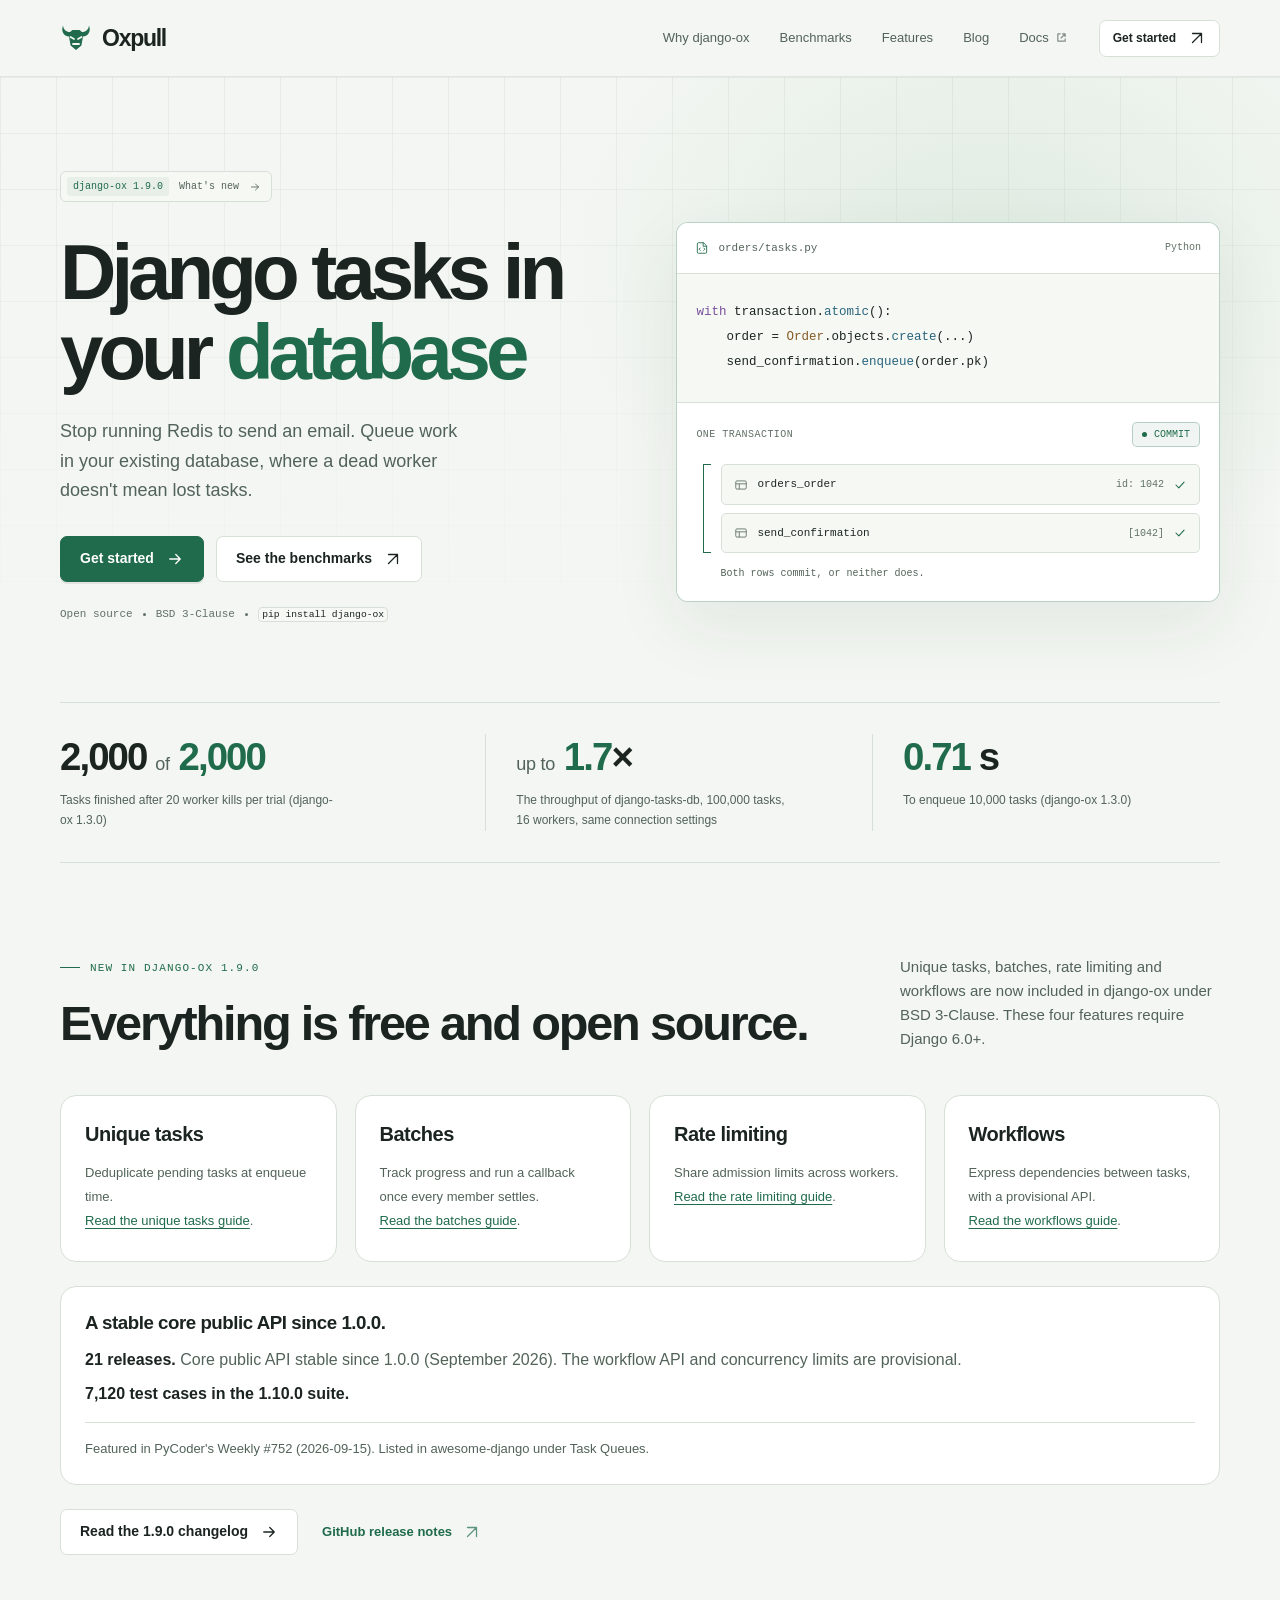
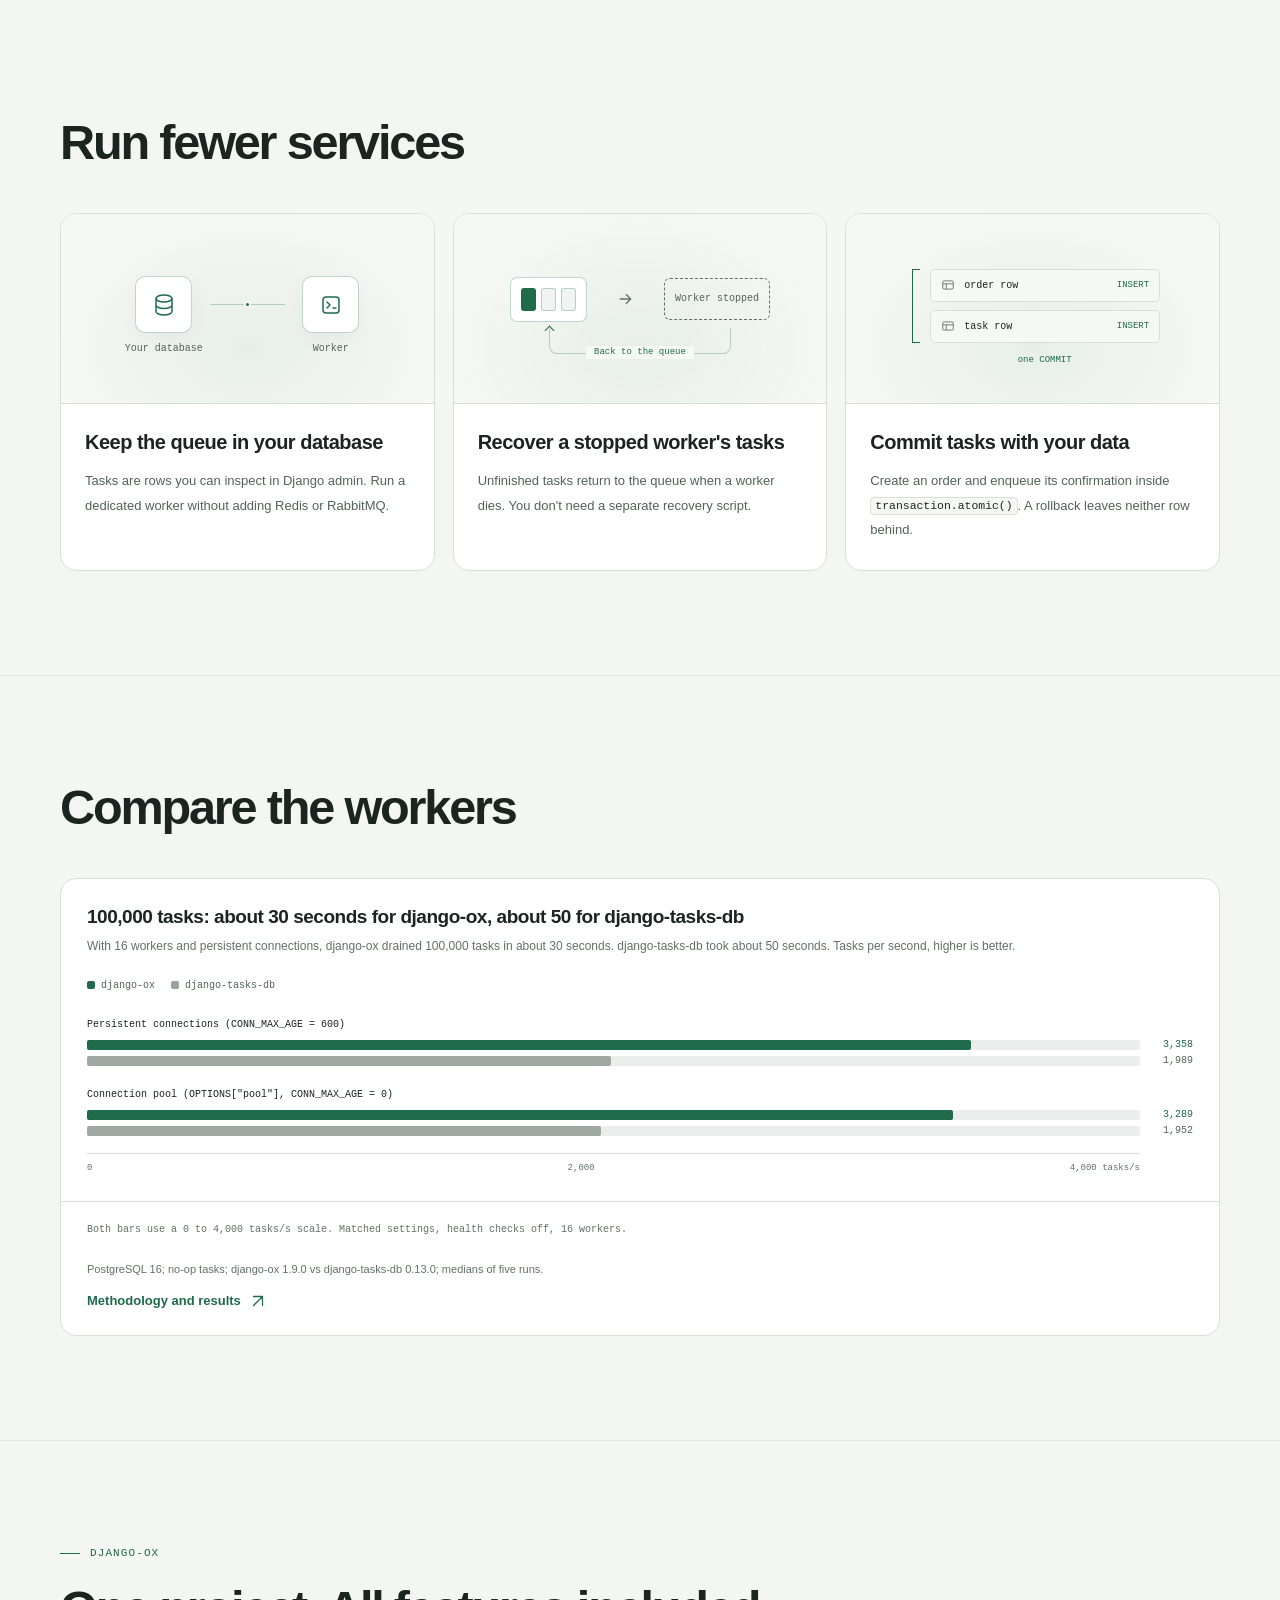
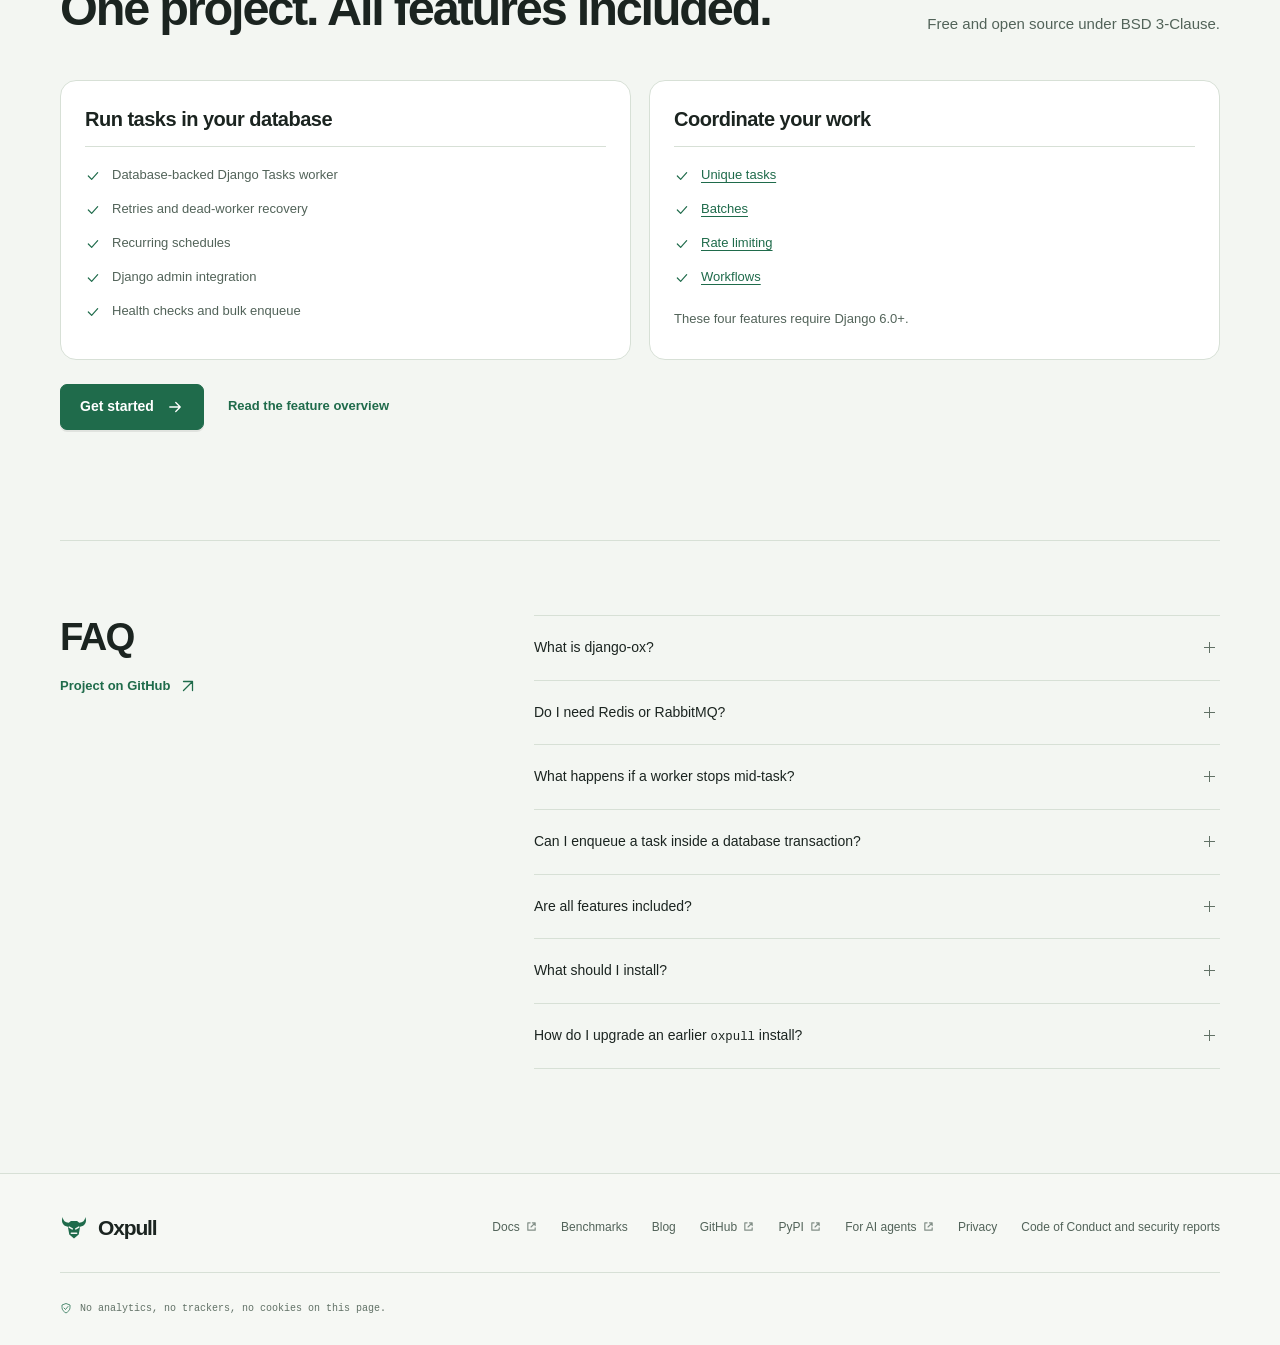
<file: index.html>
<!DOCTYPE html>
<html lang="en">
<head>
  <meta charset="utf-8">
  <meta name="viewport" content="width=device-width, initial-scale=1">
  <meta name="color-scheme" content="dark light">
  <meta name="theme-color" content="#0d1410" media="(prefers-color-scheme: dark)">
  <meta name="theme-color" content="#f3f6f2" media="(prefers-color-scheme: light)">
  <meta name="description" content="Stop running Redis to send an email. django-ox puts Django tasks in your existing database and recovers work when a worker dies, so you don't have to.">
  <meta property="og:type" content="website">
  <meta property="og:site_name" content="Oxpull">
  <meta property="og:url" content="https://oxpull.com/">
  <meta property="og:title" content="Stop running Redis to send an email">
  <meta property="og:description" content="Queue Django tasks in your existing database. When a worker dies, django-ox recovers its tasks so you don't have to.">
  <meta property="og:image" content="https://oxpull.com/assets/social-card.png">
  <meta property="og:image:alt" content="django-ox, a worker for Django tasks that keeps the queue in your database">
  <meta name="twitter:card" content="summary_large_image">
  <meta name="twitter:title" content="Stop running Redis to send an email">
  <meta name="twitter:description" content="Queue Django tasks in your existing database. When a worker dies, django-ox recovers its tasks so you don't have to.">
  <meta name="twitter:image" content="https://oxpull.com/assets/social-card.png">
  <title>Oxpull · Django tasks in your database</title>
  <link rel="canonical" href="https://oxpull.com/">
  <script type="application/ld+json">{
  "@context": "https://schema.org",
  "@type": "SoftwareApplication",
  "name": "django-ox",
  "applicationCategory": "DeveloperApplication",
  "operatingSystem": "Any",
  "softwareVersion": "1.10.0",
  "description": "A database-backed worker for Django's Tasks framework. The queue lives in your existing PostgreSQL, MySQL or SQLite database.",
  "url": "https://oxpull.com/",
  "downloadUrl": "https://pypi.org/project/django-ox/",
  "license": "https://opensource.org/license/bsd-3-clause",
  "offers": {
    "@type": "Offer",
    "price": "0",
    "priceCurrency": "USD"
  },
  "publisher": {
    "@type": "Organization",
    "name": "Oxpull",
    "url": "https://oxpull.com/"
  }
}</script>

  <style>
    /* ===== Tokens and foundation ===== */
    :root {
      color-scheme: dark;
      --bg: #0d1410;
      --panel: #16201b;
      --panel-raised: #1b2820;
      --panel-deep: #101813;
      --ink: #eef4ee;
      --muted: #a4b4a8;
      --subtle: #8ca093;
      --accent: #6fc59a;
      --accent-hover: #8fd8b3;
      --accent-ink: #0c2417;
      --accent-soft: rgba(111, 197, 154, .09);
      --accent-line: rgba(111, 197, 154, .3);
      --warm: #e5bc85;
      --code-purple: #c4ace0;
      --code-blue: #a0c5d6;
      --line: #2a382e;
      --line-soft: rgba(168, 196, 176, .1);
      --grid: rgba(168, 196, 176, .055);
      --glow: rgba(74, 144, 98, .13);
      --nav-bg: rgba(13, 20, 16, .91);
      --shadow: 0 24px 80px rgba(0, 0, 0, .22);
      --font: -apple-system, BlinkMacSystemFont, "Segoe UI", Helvetica, Arial, sans-serif;
      --mono: "SFMono-Regular", Consolas, "Liberation Mono", Menlo, monospace;
      --radius: 16px;
      --max-width: 1160px;
    }

    @media (prefers-color-scheme: light) {
      :root {
        color-scheme: light;
        --bg: #f3f6f2;
        --panel: #ffffff;
        --panel-raised: #edf3ed;
        --panel-deep: #f6f8f4;
        --ink: #1b2420;
        --muted: #526359;
        --subtle: #617166;
        --accent: #1f6b4b;
        --accent-hover: #155339;
        --accent-ink: #ffffff;
        --accent-soft: rgba(31, 107, 75, .065);
        --accent-line: rgba(31, 107, 75, .28);
        --warm: #865a24;
        --code-purple: #78509c;
        --code-blue: #29647d;
        --line: #d7e0d6;
        --line-soft: rgba(35, 72, 47, .09);
        --grid: rgba(35, 72, 47, .06);
        --glow: rgba(90, 161, 111, .13);
        --nav-bg: rgba(243, 246, 242, .92);
        --shadow: 0 24px 70px rgba(35, 61, 41, .075);
      }
    }

    *, *::before, *::after { box-sizing: border-box; }
    html { scroll-behavior: smooth; scroll-padding-top: 100px; }
    body {
      margin: 0;
      background: var(--bg);
      color: var(--ink);
      font-family: var(--font);
      font-size: 16px;
      line-height: 1.6;
      -webkit-font-smoothing: antialiased;
    }
    ::selection { color: var(--accent-ink); background: var(--accent); }
    a { color: inherit; text-decoration: none; }
    button, input, textarea { font: inherit; }
    button, a, input, textarea, summary { -webkit-tap-highlight-color: transparent; }
    button { cursor: pointer; }
    a, button, summary {
      transition: color .18s ease, background .18s ease, border-color .18s ease, transform .18s ease;
    }
    :focus-visible {
      outline: 3px solid var(--accent);
      outline-offset: 5px;
    }
    h1, h2, h3, p { margin: 0; }
    h1, h2, h3 { text-wrap: balance; }
    h2 {
      font-size: clamp(2rem, 3.8vw, 3.25rem);
      line-height: 1.12;
      font-weight: 620;
      letter-spacing: -.045em;
    }
    h3 { font-weight: 600; letter-spacing: -.025em; line-height: 1.3; }
    img, svg { display: block; }
    code, pre { font-family: var(--mono); }
    code { font-size: .88em; }
    p code {
      padding: .1em .35em;
      border: 1px solid var(--line);
      border-radius: 4px;
      background: var(--panel-deep);
      color: var(--ink);
      overflow-wrap: anywhere;
    }
    .container { width: min(var(--max-width), calc(100% - 64px)); margin-inline: auto; }
    .icon { width: 18px; height: 18px; flex: 0 0 auto; }
    .sr-only {
      position: absolute;
      width: 1px;
      height: 1px;
      padding: 0;
      margin: -1px;
      overflow: hidden;
      clip: rect(0, 0, 0, 0);
      white-space: nowrap;
      border: 0;
    }
    .svg-library { position: absolute; width: 0; height: 0; overflow: hidden; }
    .skip-link {
      position: fixed;
      top: 12px;
      left: 16px;
      z-index: 100;
      padding: 10px 16px;
      color: var(--accent-ink);
      background: var(--accent);
      border-radius: 6px;
      transform: translateY(-160%);
    }
    .skip-link:focus { transform: translateY(0); }
    .eyebrow {
      display: flex;
      align-items: center;
      gap: 10px;
      margin-bottom: 20px;
      color: var(--accent);
      font: 11px/1.5 var(--mono);
      letter-spacing: .1em;
      text-transform: uppercase;
    }
    .eyebrow::before { content: ""; width: 20px; height: 1px; background: currentColor; }
    .section { padding-block: 104px; }
    .section-heading {
      display: flex;
      align-items: flex-end;
      justify-content: space-between;
      gap: 40px;
      margin-bottom: 44px;
    }
    .section-heading > p { max-width: 320px; color: var(--muted); font-size: 15px; }
    .button {
      display: inline-flex;
      align-items: center;
      justify-content: center;
      gap: 12px;
      min-height: 46px;
      padding: 11px 19px;
      border: 1px solid var(--line);
      border-radius: 7px;
      font-size: 14px;
      font-weight: 600;
      line-height: 1.4;
      white-space: nowrap;
    }
    .button-primary {
      color: var(--accent-ink);
      background: var(--accent);
      border-color: var(--accent);
      box-shadow: 0 2px 0 rgba(0, 0, 0, .08);
    }
    .button-primary:hover {
      background: var(--accent-hover);
      border-color: var(--accent-hover);
      transform: translateY(-1px);
    }
    .button-secondary { color: var(--ink); background: var(--panel); }
    .button-secondary:hover { background: var(--panel-raised); border-color: var(--subtle); }
    .text-link {
      display: inline-flex;
      align-items: center;
      gap: 8px;
      color: var(--accent);
      font-size: 13px;
      font-weight: 550;
    }
    .text-link:hover { text-decoration: underline; text-underline-offset: 4px; }
    .pill {
      display: inline-flex;
      align-items: center;
      gap: 7px;
      padding: 4px 9px;
      border: 1px solid var(--accent-line);
      border-radius: 5px;
      color: var(--accent);
      background: var(--accent-soft);
      font: 10px/1.5 var(--mono);
      white-space: nowrap;
    }
    .dot { width: 5px; height: 5px; flex: 0 0 auto; border-radius: 50%; background: currentColor; }

    /* ===== Sticky navigation ===== */
    .site-header {
      position: sticky;
      top: 0;
      z-index: 30;
      border-bottom: 1px solid var(--line-soft);
      background: var(--nav-bg);
      backdrop-filter: blur(18px);
      -webkit-backdrop-filter: blur(18px);
    }
    .nav { min-height: 76px; display: flex; align-items: center; justify-content: space-between; gap: 32px; }
    .wordmark { display: inline-flex; align-items: center; gap: 10px; font-size: 23px; font-weight: 720; letter-spacing: -.055em; }
    .brand-icon { width: 32px; height: 32px; color: var(--accent); }
    .nav-links { display: flex; align-items: center; gap: 30px; margin-left: auto; }
    .nav-links > a { color: var(--muted); font-size: 13px; padding-block: 12px; }
    .nav-links > a:hover { color: var(--ink); }
    .nav-cta { min-height: 37px; padding: 8px 13px; font-size: 12px; }

    /* ===== Hero and code illustration ===== */
    .hero { position: relative; padding: 94px 0 78px; isolation: isolate; overflow: hidden; }
    .hero::before {
      content: "";
      position: absolute;
      inset: 0;
      z-index: -2;
      background-image: linear-gradient(var(--grid) 1px, transparent 1px), linear-gradient(90deg, var(--grid) 1px, transparent 1px);
      background-size: 56px 56px;
      mask-image: linear-gradient(to bottom, #000, transparent 90%);
      -webkit-mask-image: linear-gradient(to bottom, #000, transparent 90%);
    }
    .hero::after {
      content: "";
      position: absolute;
      z-index: -1;
      width: 900px;
      height: 700px;
      right: -160px;
      top: -160px;
      background: radial-gradient(ellipse, var(--glow), transparent 66%);
      pointer-events: none;
    }
    .hero-grid { display: grid; grid-template-columns: 1.02fr 1fr; gap: 48px; align-items: center; }
    .release {
      display: inline-flex;
      align-items: center;
      gap: 10px;
      padding: 5px 10px 5px 6px;
      margin-bottom: 30px;
      border: 1px solid var(--line);
      border-radius: 6px;
      background: var(--panel-deep);
      color: var(--muted);
      font: 10px/1.5 var(--mono);
    }
    .release-version { color: var(--accent); background: var(--accent-soft); padding: 2px 6px; border-radius: 3px; }
    .release .icon { width: 12px; height: 12px; }
    h1 { max-width: 580px; font-size: clamp(3.5rem, 6.1vw, 5.35rem); font-weight: 620; letter-spacing: -.064em; line-height: 1.025; }
    h1 span { color: var(--accent); }
    .hero-description { max-width: 415px; margin-top: 25px; color: var(--muted); font-size: 18px; line-height: 1.65; }
    .hero-actions { display: flex; flex-wrap: wrap; gap: 12px; margin-top: 30px; }
    .hero-footnote { display: flex; align-items: center; flex-wrap: wrap; gap: 10px; margin-top: 24px; color: var(--subtle); font: 11px/1.6 var(--mono); }
    .hero-footnote .separator { width: 3px; height: 3px; background: var(--subtle); border-radius: 50%; }
    .code-stage { min-width: 0; padding-top: 30px; }
    .code-card { overflow: hidden; border: 1px solid var(--accent-line); border-radius: 12px; background: var(--panel-deep); box-shadow: var(--shadow); }
    .code-toolbar { display: flex; align-items: center; justify-content: space-between; gap: 12px; min-height: 51px; padding: 0 18px; border-bottom: 1px solid var(--line); background: var(--panel); }
    .file-label { display: flex; align-items: center; gap: 9px; color: var(--muted); font: 11px/1.4 var(--mono); }
    .file-label .icon { width: 14px; height: 14px; color: var(--accent); }
    .file-type { color: var(--subtle); font: 10px/1.4 var(--mono); }
    .code-card pre { margin: 0; padding: 26px 19px 27px; overflow-x: auto; font-size: 12px; line-height: 2; tab-size: 4; }
    .code-card pre code { font-size: inherit; }
    .syntax-keyword { color: var(--code-purple); }
    .syntax-function { color: var(--code-blue); }
    .syntax-type { color: var(--warm); }
    .syntax-comment { color: var(--subtle); }
    .transaction-preview { padding: 19px; border-top: 1px solid var(--line); background: var(--panel); }
    .preview-heading { display: flex; justify-content: space-between; align-items: center; gap: 10px; margin-bottom: 17px; }
    .preview-label { color: var(--subtle); font: 10px/1.5 var(--mono); letter-spacing: .045em; text-transform: uppercase; }
    .db-rows { position: relative; display: grid; gap: 8px; margin-left: 7px; padding-left: 17px; border-left: 1px solid var(--accent); }
    .db-rows::before, .db-rows::after { content: ""; position: absolute; left: 0; width: 7px; height: 1px; background: var(--accent); }
    .db-rows::before { top: 0; }
    .db-rows::after { bottom: 0; }
    .db-row { display: flex; align-items: center; gap: 9px; padding: 11px 12px; border: 1px solid var(--line); border-radius: 5px; background: var(--panel-deep); font: 11px/1.5 var(--mono); }
    .db-row .icon { width: 14px; height: 14px; color: var(--subtle); }
    .db-row .row-data { margin-left: auto; color: var(--subtle); font-size: 10px; }
    .row-check { color: var(--accent); display: flex; }
    .db-row .row-check .icon { color: var(--accent); }
    .transaction-caption { margin: 13px 0 0 24px; color: var(--muted); font: 10px/1.6 var(--mono); }
    .code-caption { display: flex; align-items: center; justify-content: center; gap: 8px; margin-top: 17px; color: var(--subtle); font: 10px/1.5 var(--mono); }
    .code-caption .icon { width: 13px; height: 13px; color: var(--accent); }

    /* ===== Proof strip ===== */
    .proof { padding-bottom: 36px; }
    .proof-topline { display: flex; align-items: center; justify-content: space-between; gap: 20px; padding-bottom: 20px; }
    .proof-topline .eyebrow { margin: 0; color: var(--subtle); font-size: 10px; }
    .proof-grid { display: grid; grid-template-columns: 1.1fr 1fr .9fr; padding: 31px 0; border-block: 1px solid var(--line); }
    .metric { padding: 0 30px; }
    .metric:first-child { padding-left: 0; }
    .metric + .metric { border-left: 1px solid var(--line); }
    .metric-number { color: var(--ink); font-size: clamp(1.8rem, 3vw, 2.65rem); font-weight: 570; line-height: 1.2; letter-spacing: -.05em; font-variant-numeric: tabular-nums; white-space: nowrap; }
    .metric-number small { font-size: .47em; font-weight: 400; letter-spacing: -.015em; color: var(--muted); }
    .metric-number .highlight { color: var(--accent); }
    .metric-label { max-width: 280px; margin-top: 10px; color: var(--muted); font-size: 12px; line-height: 1.7; }
    .method-note { margin-top: 15px; color: var(--subtle); font: 10px/1.8 var(--mono); max-width: 880px; }

    /* ===== Three value blocks ===== */
    .features { border-bottom: 1px solid var(--line-soft); }
    .feature-grid { display: grid; grid-template-columns: repeat(3, 1fr); gap: 18px; }
    .feature-card { min-width: 0; overflow: hidden; border: 1px solid var(--line); border-radius: var(--radius); background: var(--panel); }
    .feature-visual {
      position: relative;
      display: flex;
      align-items: center;
      justify-content: center;
      height: 190px;
      padding: 25px;
      border-bottom: 1px solid var(--line);
      background: radial-gradient(ellipse at 50% 70%, var(--accent-soft), transparent 75%), var(--panel-deep);
    }
    .visual-label { position: absolute; top: 15px; left: 19px; color: var(--subtle); font: 9px/1.5 var(--mono); letter-spacing: .08em; text-transform: uppercase; }
    .feature-body { padding: 25px 24px 28px; }
    .feature-index { margin-bottom: 12px; color: var(--accent); font: 10px/1.5 var(--mono); }
    .feature-body h3 { font-size: 20px; margin-bottom: 14px; }
    .feature-body p { color: var(--muted); font-size: 13px; line-height: 1.85; }
    .feature-body ul { display: grid; align-content: start; gap: 12px; list-style: none; margin: 0; padding: 18px 0 0; border-top: 1px solid var(--line); }
    .feature-body li { display: flex; align-items: center; gap: 11px; min-height: 22px; color: var(--muted); font-size: 13px; }
    .feature-body li::before {
      content: "";
      flex: none;
      width: 16px;
      height: 16px;
      background: var(--accent);
      -webkit-mask: url("data:image/svg+xml,%3Csvg xmlns='http://www.w3.org/2000/svg' viewBox='0 0 24 24'%3E%3Cpath d='M5 12L10 17L19 7' fill='none' stroke='%23000' stroke-width='1.8' stroke-linecap='round' stroke-linejoin='round'/%3E%3C/svg%3E") center / contain no-repeat;
      mask: url("data:image/svg+xml,%3Csvg xmlns='http://www.w3.org/2000/svg' viewBox='0 0 24 24'%3E%3Cpath d='M5 12L10 17L19 7' fill='none' stroke='%23000' stroke-width='1.8' stroke-linecap='round' stroke-linejoin='round'/%3E%3C/svg%3E") center / contain no-repeat;
    }
    .feature-body ul + p { margin-top: 18px; }
    .feature-body a { color: var(--accent); text-decoration: underline; text-underline-offset: 3px; }
    .feature-body a:hover { color: var(--accent-hover); }
    .architecture { display: flex; align-items: center; justify-content: center; width: 100%; padding-top: 15px; }
    .architecture-node { display: flex; align-items: center; flex-direction: column; gap: 9px; min-width: 92px; color: var(--muted); font: 10px/1.4 var(--mono); }
    .node-icon { display: grid; place-items: center; width: 57px; height: 57px; border: 1px solid var(--accent-line); border-radius: 10px; background: var(--panel); color: var(--accent); box-shadow: 0 6px 20px rgba(0, 0, 0, .04); }
    .node-icon .icon { width: 24px; height: 24px; }
    .connection { position: relative; height: 1px; flex: 1; max-width: 75px; min-width: 25px; margin-bottom: 23px; background: var(--accent-line); }
    .connection::after { position: absolute; content: ""; top: -3px; left: calc(50% - 3px); width: 7px; height: 7px; background: var(--accent); border: 2px solid var(--panel-deep); border-radius: 50%; }
    .recovery { width: 100%; max-width: 260px; padding-top: 18px; }
    .recovery-top { display: flex; align-items: center; gap: 13px; }
    .queue-stack { display: flex; gap: 5px; padding: 10px; border: 1px solid var(--accent-line); border-radius: 7px; background: var(--panel); }
    .task-tile { width: 15px; height: 23px; border: 1px solid var(--accent-line); border-radius: 3px; background: var(--accent-soft); }
    .task-tile:first-child { background: var(--accent); }
    .recovery-arrow { color: var(--subtle); flex: 1; }
    .stopped-worker { padding: 12px 10px; border: 1px dashed var(--subtle); border-radius: 6px; color: var(--muted); font: 10px/1.6 var(--mono); white-space: nowrap; }
    .stopped-worker span { color: var(--warm); }
    .return-path { position: relative; height: 26px; margin: 6px 39px 0; border: 1px solid var(--accent-line); border-top: 0; border-radius: 0 0 8px 8px; }
    .return-path::before { content: ""; position: absolute; top: -1px; left: -4px; width: 7px; height: 7px; border-top: 1px solid var(--accent); border-left: 1px solid var(--accent); transform: rotate(45deg); }
    .return-label { width: max-content; margin: -8px auto 0; padding: 0 8px; position: relative; background: var(--panel-deep); color: var(--accent); font: 9px/1.5 var(--mono); }
    .atomic-diagram { width: 100%; max-width: 255px; padding-top: 18px; }
    .atomic-diagram .db-row { padding: 8px 10px; font-size: 10px; }
    .atomic-diagram .db-row .row-data { color: var(--accent); font-size: 9px; }
    .atomic-diagram .transaction-caption { text-align: center; color: var(--accent); font-size: 9px; margin-top: 10px; }

    /* ===== Comparison and benchmark ===== */
    .evidence { border-bottom: 1px solid var(--line-soft); }
    .evidence-grid { display: grid; grid-template-columns: 1fr; gap: 22px; align-items: stretch; }
    .data-panel { min-width: 0; border: 1px solid var(--line); border-radius: var(--radius); background: var(--panel); overflow: hidden; }
    .panel-heading { padding: 26px 26px 22px; }
    .panel-heading h3 { font-size: 19px; }
    .panel-heading p { margin-top: 7px; color: var(--subtle); font-size: 12px; }
    .comparison-scroll { overflow-x: auto; }
    .comparison { width: calc(100% - 36px); margin: 0 18px; border-collapse: collapse; font-size: 12px; }
    .comparison th, .comparison td { padding: 19px 10px; border-bottom: 1px solid var(--line); text-align: center; }
    .comparison thead th { padding-top: 15px; padding-bottom: 16px; color: var(--muted); font: 10px/1.6 var(--mono); vertical-align: bottom; }
    .comparison th:first-child { text-align: left; padding-left: 8px; width: 45%; }
    .comparison tbody th { font-weight: 450; color: var(--muted); line-height: 1.6; }
    .comparison .our-column { background: var(--accent-soft); }
    .comparison thead .our-column { border-top: 1px solid var(--accent-line); color: var(--accent); }
    .comparison th .table-subtitle { display: block; font-size: 9px; margin-top: 2px; color: var(--subtle); }
    .comparison .status { display: inline-flex; align-items: center; justify-content: center; width: 23px; height: 23px; }
    .status.yes { border-radius: 50%; background: var(--accent-soft); color: var(--accent); }
    .status.no { color: var(--subtle); }
    .status .icon { width: 14px; height: 14px; }
    .comparison tbody tr:last-child th, .comparison tbody tr:last-child td { border-bottom: none; }
    .panel-note { margin: 0; padding: 19px 26px 23px; border-top: 1px solid var(--line); color: var(--subtle); font: 10px/1.7 var(--mono); }
    .chart-legend { display: flex; flex-wrap: wrap; align-items: center; gap: 16px; margin: 0 26px 24px; color: var(--muted); font: 10px/1.5 var(--mono); }
    .legend-item { display: flex; align-items: center; gap: 6px; }
    .legend-swatch { width: 8px; height: 8px; border-radius: 2px; background: var(--accent); }
    .legend-swatch.baseline { background: var(--subtle); opacity: .65; }
    .chart { padding: 0 26px 26px; }
    .bar-group + .bar-group { margin-top: 21px; }
    .bar-group-heading { display: flex; justify-content: space-between; align-items: baseline; gap: 12px; margin-bottom: 8px; color: var(--muted); font: 10px/1.5 var(--mono); }
    .bar-group-heading strong { font-weight: 400; color: var(--ink); }
    h4.bar-group-heading { margin-top: 0; }
    .bar-pair { display: grid; gap: 6px; }
    .bar-row { display: grid; grid-template-columns: 1fr 42px; align-items: center; gap: 11px; }
    .bar-track { height: 10px; border-radius: 2px; background: var(--line-soft); }
    .bar { height: 100%; border-radius: 2px; background: var(--accent); }
    .bar.baseline { background: var(--subtle); opacity: .55; }
    .bar-value { text-align: right; color: var(--accent); font: 10px/1 var(--mono); font-variant-numeric: tabular-nums; }
    .bar-row.baseline .bar-value { color: var(--muted); }
    .w-3358 { width: 83.95%; }
    .w-1989 { width: 49.73%; }
    .w-3289 { width: 82.23%; }
    .w-1952 { width: 48.80%; }
    .chart-scale { display: flex; justify-content: space-between; margin: 17px 53px 0 0; padding-top: 8px; border-top: 1px solid var(--line); color: var(--subtle); font: 9px/1.5 var(--mono); }
    .panel-source { display: flex; flex-direction: column; align-items: flex-start; gap: 12px; margin: 0; padding: 0 26px 23px; }
    .panel-source p { margin: 0; color: var(--subtle); font-size: 11px; }

    /* ===== FAQ ===== */
    .faq-section { padding-top: 6px; padding-bottom: 104px; }
    .faq-layout { display: grid; grid-template-columns: .72fr 1.28fr; gap: 88px; padding-top: 74px; border-top: 1px solid var(--line); }
    .faq-heading h2 { font-size: clamp(2rem, 3vw, 2.6rem); }
    .faq-heading > p { max-width: 260px; margin-top: 18px; color: var(--muted); font-size: 14px; }
    .faq-heading .text-link { margin-top: 18px; }
    .faq-list { border-top: 1px solid var(--line); }
    details { border-bottom: 1px solid var(--line); }
    summary { position: relative; list-style: none; cursor: pointer; padding: 21px 36px 21px 0; font-size: 14px; font-weight: 500; line-height: 1.55; }
    summary::-webkit-details-marker { display: none; }
    summary::before, summary::after { content: ""; position: absolute; right: 5px; top: 31px; width: 11px; height: 1px; background: var(--subtle); }
    summary::after { transform: rotate(90deg); }
    details[open] summary::after { transform: rotate(0); }
    details[open] summary { color: var(--accent); }
    summary:hover { color: var(--accent); }
    details p { max-width: 540px; padding: 0 30px 22px 0; color: var(--muted); font-size: 13px; line-height: 1.85; }
    details p a { color: var(--accent); text-decoration: underline; text-underline-offset: 3px; }

    /* ===== Footer ===== */
    .site-footer { border-top: 1px solid var(--line); padding: 37px 0 28px; background: var(--panel-deep); }
    .footer-top { display: flex; align-items: center; justify-content: space-between; gap: 28px; }
    .footer-top .wordmark { font-size: 21px; }
    .footer-top .brand-icon { width: 28px; height: 28px; }
    .footer-links { display: flex; flex-wrap: wrap; gap: 12px 24px; }
    .footer-links a { color: var(--muted); font-size: 12px; }
    .footer-links a:hover { color: var(--accent); }
    .footer-bottom { display: flex; justify-content: space-between; gap: 20px; padding-top: 27px; margin-top: 27px; border-top: 1px solid var(--line); color: var(--subtle); font: 10px/1.7 var(--mono); }
    .footer-privacy { display: flex; align-items: center; gap: 8px; }
    .footer-privacy .icon { width: 12px; height: 12px; color: var(--accent); }

    /* ===== Responsive behavior ===== */
    @media (min-width: 1280px) {
      .hero-grid { gap: 62px; }
      .code-card pre { font-size: 12.5px; }
    }
    @media (max-width: 1050px) {
      .hero-grid { gap: 30px; }
      h1 { font-size: clamp(3.2rem, 6vw, 4.3rem); }
      .code-card pre { font-size: 11px; padding-inline: 15px; }
      .feature-body { padding-inline: 20px; }
      .feature-body h3 { font-size: 18px; }
      .feature-visual { padding-inline: 18px; }
      .architecture-node { min-width: 76px; font-size: 9px; }
      .faq-layout { gap: 50px; }
    }
    @media (max-width: 850px) {
      .hero { padding-top: 64px; padding-bottom: 55px; }
      .hero-grid { grid-template-columns: 1fr; gap: 28px; }
      .hero-copy { max-width: 620px; }
      h1 { font-size: clamp(3.7rem, 9vw, 5.4rem); max-width: 680px; }
      .hero-description { max-width: 500px; }
      .code-stage { width: 100%; max-width: 620px; padding-top: 10px; }
      .code-card pre { font-size: 13px; padding: 24px; }
      .section { padding-block: 76px; }
      .section-heading { align-items: flex-start; flex-direction: column; gap: 20px; }
      .section-heading > p { max-width: 490px; }
      .feature-grid { grid-template-columns: 1fr; }
      .feature-card { display: grid; grid-template-columns: .8fr 1.2fr; }
      .feature-visual { height: 100%; min-height: 215px; border-bottom: none; border-right: 1px solid var(--line); }
      .feature-body { padding: 25px; }
      .feature-body h3 { font-size: 20px; }
      .comparison th:first-child { width: 50%; }
      .chart { padding-bottom: 25px; }
      .bar-group + .bar-group { margin-top: 24px; }
      .faq-layout { grid-template-columns: 1fr; gap: 35px; }
      .faq-heading > p { max-width: none; }
      .footer-top { align-items: flex-start; }
      .footer-links { justify-content: flex-end; }
    }
    @media (max-width: 600px) {
      html { scroll-padding-top: 84px; }
      .container { width: calc(100% - 40px); }
      .nav { min-height: 66px; gap: 17px; }
      .wordmark { font-size: 22px; gap: 8px; }
      .brand-icon { width: 29px; height: 29px; }
      .nav-links { gap: 18px; }
      .nav-links .nav-section-link { display: none; }
      .nav-links > a { font-size: 12px; }
      .nav-cta { min-height: 36px; font-size: 11px; padding: 8px 10px; }
      .nav-cta .icon { width: 13px; height: 13px; }
      .hero { padding-top: 43px; }
      .release { margin-bottom: 25px; font-size: 9px; }
      h1 { font-size: clamp(3.3rem, 13.3vw, 4.6rem); }
      .hero-description { font-size: 16px; margin-top: 21px; }
      .hero-actions { margin-top: 25px; gap: 9px; }
      .hero-actions .button { padding-inline: 14px; font-size: 13px; }
      .hero-footnote { font-size: 10px; gap: 8px; }
      .code-card pre { padding: 20px 14px; font-size: 10.5px; line-height: 2.1; }
      .code-toolbar { padding-inline: 14px; }
      .transaction-preview { padding: 16px 13px; }
      .db-row { font-size: 10px; padding: 9px; }
      .db-row .row-data { font-size: 9px; }
      .transaction-caption { font-size: 9px; }
      .proof { padding-bottom: 0; }
      .proof-topline { align-items: flex-start; }
      .proof-topline .eyebrow { max-width: 180px; font-size: 9px; }
      .proof-topline .text-link { font-size: 11px; white-space: nowrap; }
      .proof-topline .text-link .icon { width: 14px; height: 14px; }
      .proof-grid { grid-template-columns: 1fr; padding: 0; }
      .metric, .metric:first-child { padding: 23px 0; display: grid; grid-template-columns: 1fr 1fr; gap: 16px; align-items: center; }
      .metric + .metric { border-left: none; border-top: 1px solid var(--line); }
      .metric-number { font-size: 26px; }
      .metric-number small { font-size: .43em; }
      .metric-label { margin: 0; font-size: 11px; }
      .method-note { font-size: 9px; }
      .section { padding-block: 65px; }
      .eyebrow { font-size: 10px; margin-bottom: 15px; }
      .section-heading { margin-bottom: 30px; }
      h2 { font-size: 33px; }
      .feature-card { display: block; }
      .feature-visual { min-height: 0; height: 177px; border-right: none; border-bottom: 1px solid var(--line); }
      .architecture { max-width: 275px; }
      .architecture-node { min-width: 92px; font-size: 10px; }
      .feature-body { padding: 23px; }
      .feature-body h3 { font-size: 21px; }
      .panel-heading { padding: 23px 20px 20px; }
      .comparison { width: calc(100% - 20px); margin-inline: 10px; font-size: 11px; }
      .comparison th, .comparison td { padding-inline: 6px; }
      .comparison th:first-child { width: 43%; }
      .comparison thead th { font-size: 9px; }
      .panel-note { padding-inline: 20px; font-size: 9px; }
      .panel-source { padding-inline: 20px; }
      .chart-legend { margin-inline: 20px; font-size: 9px; gap: 12px; }
      .chart { padding-inline: 20px; }
      .bar-group-heading { font-size: 9px; }
      .faq-section { padding-top: 0; padding-bottom: 65px; }
      .faq-layout { padding-top: 55px; }
      .footer-top { flex-direction: column; gap: 25px; }
      .footer-links { justify-content: flex-start; gap: 14px 22px; }
      .footer-bottom { flex-direction: column; gap: 12px; font-size: 9px; }
    }
    @media (prefers-reduced-motion: reduce) {
      html { scroll-behavior: auto; }
      *, *::before, *::after { animation: none !important; transition: none !important; }
      .button-primary:hover { transform: none; }
    }
    .ext { display: inline-block; margin-left: 0.25em; vertical-align: -1px; opacity: 0.7; }

    .release {
      max-width: 100%;
      flex-wrap: wrap;
    }

    .release-version {
      white-space: nowrap;
    }

    .release-update {
      padding-block: 56px;
      scroll-margin-top: 96px;
    }

    .release-update .feature-grid {
      grid-template-columns: repeat(4, 1fr);
    }

    .release-update .feature-card,
    .project-features .feature-card {
      display: block;
      min-width: 0;
    }

    .project-features .feature-grid {
      grid-template-columns: repeat(2, 1fr);
    }

    .release-update .feature-body {
      height: 100%;
    }

    .release-update .feature-body p {
      overflow-wrap: anywhere;
    }

    .release-progress {
      margin-top: 24px;
      padding: 24px;
    }

    .release-progress h3 {
      margin: 0 0 12px;
    }

    .release-progress p {
      margin: 8px 0 0;
      color: var(--muted);
    }

    .release-progress strong {
      color: var(--ink);
      font-weight: 600;
    }

    .release-progress .release-recognition {
      margin-top: 16px;
      padding-top: 16px;
      border-top: 1px solid var(--line);
      font-size: 13px;
    }

    .release-actions {
      display: flex;
      align-items: center;
      flex-wrap: wrap;
      gap: 16px 24px;
      margin-top: 24px;
    }

    .release:focus-visible,
    .release-actions a:focus-visible {
      outline: 2px solid var(--accent);
      outline-offset: 4px;
    }

    @media (max-width: 850px) {
      .release-update .feature-grid {
        grid-template-columns: repeat(2, 1fr);
      }
    }

    @media (max-width: 600px) {
      .release-update {
        padding-block: 40px;
      }

      .release-update .feature-grid,
      .project-features .feature-grid {
        grid-template-columns: 1fr;
      }

      .release-progress {
        padding: 20px;
      }

      .release-actions {
        flex-direction: column;
        align-items: flex-start;
      }

      .release-actions .button {
        width: 100%;
        white-space: normal;
        text-align: center;
      }
    }
  </style>
</head>

<body>
  <a class="skip-link" href="#main">Skip to content</a>

  <!-- INLINE SVG LIBRARY -->
  <svg class="svg-library" xmlns="http://www.w3.org/2000/svg" aria-hidden="true">
    <defs>
      <symbol id="ox-mark" viewBox="0 0 32 32">
        <path d="M10 10C6 10 3.5 7.5 3 3.5C.8 9.5 3.7 14 9 14.5L10.6 23.4L16 28L21.4 23.4L23 14.5C28.3 14 31.2 9.5 29 3.5C28.5 7.5 26 10 22 10L19.5 8H12.5Z" fill="currentColor"/>
        <path d="M10.5 15L14 17M21.5 15L18 17M13 22H19" fill="none" stroke="var(--bg)" stroke-width="1.8" stroke-linecap="round"/>
      </symbol>
      <symbol id="arrow-right" viewBox="0 0 24 24">
        <path d="M5 12H19M13 6L19 12L13 18" fill="none" stroke="currentColor" stroke-width="1.7" stroke-linecap="round" stroke-linejoin="round"/>
      </symbol>
      <symbol id="arrow-up-right" viewBox="0 0 24 24">
        <path d="M6 18L18 6M6 6H18V18" fill="none" stroke="currentColor" stroke-width="1.7" stroke-linecap="round" stroke-linejoin="round"/>
      </symbol>
      <symbol id="check" viewBox="0 0 24 24">
        <path d="M5 12L10 17L19 7" fill="none" stroke="currentColor" stroke-width="1.8" stroke-linecap="round" stroke-linejoin="round"/>
      </symbol>
      <symbol id="cross" viewBox="0 0 24 24">
        <path d="M7 7L17 17M17 7L7 17" fill="none" stroke="currentColor" stroke-width="1.6" stroke-linecap="round"/>
      </symbol>
      <symbol id="database" viewBox="0 0 24 24">
        <ellipse cx="12" cy="5.5" rx="8" ry="3.5" fill="none" stroke="currentColor" stroke-width="1.5"/>
        <path d="M4 5.5V18.5C4 20.4 7.6 22 12 22S20 20.4 20 18.5V5.5M4 12C4 13.9 7.6 15.5 12 15.5S20 13.9 20 12" fill="none" stroke="currentColor" stroke-width="1.5"/>
      </symbol>
      <symbol id="worker" viewBox="0 0 24 24">
        <rect x="4" y="4" width="16" height="16" rx="3" fill="none" stroke="currentColor" stroke-width="1.5"/>
        <path d="M8 9L11 12L8 15M14 15H17" fill="none" stroke="currentColor" stroke-width="1.5" stroke-linecap="round" stroke-linejoin="round"/>
      </symbol>
      <symbol id="file-code" viewBox="0 0 24 24">
        <path d="M14 3H6A2 2 0 0 0 4 5V19A2 2 0 0 0 6 21H18A2 2 0 0 0 20 19V9ZM14 3V9H20M9 12L7 14L9 16M15 12L17 14L15 16" fill="none" stroke="currentColor" stroke-width="1.5" stroke-linecap="round" stroke-linejoin="round"/>
      </symbol>
      <symbol id="row" viewBox="0 0 24 24">
        <rect x="3" y="5" width="18" height="14" rx="2" fill="none" stroke="currentColor" stroke-width="1.5"/>
        <path d="M3 10H21M9 10V19" fill="none" stroke="currentColor" stroke-width="1.5"/>
      </symbol>
      <symbol id="shield" viewBox="0 0 24 24">
        <path d="M12 3L20 6V11C20 16 16.7 19.1 12 22C7.3 19.1 4 16 4 11V6Z" fill="none" stroke="currentColor" stroke-width="1.5" stroke-linejoin="round"/>
        <path d="M8 12L11 15L16 9" fill="none" stroke="currentColor" stroke-width="1.5" stroke-linecap="round" stroke-linejoin="round"/>
      </symbol>
    </defs>
  </svg>

  <!-- BLOCK: STICKY NAVIGATION -->
  <header class="site-header">
    <nav class="container nav" aria-label="Main navigation">
      <a class="wordmark" href="#" aria-label="Oxpull home">
        <svg class="brand-icon" aria-hidden="true"><use href="#ox-mark"/></svg>
        <span>Oxpull</span>
      </a>
      <div class="nav-links">
        <a class="nav-section-link" href="#features">Why django-ox</a>
        <a class="nav-section-link" href="#benchmarks">Benchmarks</a>
        <a class="nav-section-link" href="#project-features">Features</a>
        <a href="/blog/">Blog</a>
        <a target="_blank" rel="noopener" href="https://oxpull.com/django-ox/background-tasks/">Docs <svg class="ext" aria-hidden="true" viewBox="0 0 12 12" width="11" height="11"><path d="M4.5 2H2v8h8V7.5M7 2h3v3M10 2 5.5 6.5" fill="none" stroke="currentColor" stroke-width="1.3" stroke-linecap="round" stroke-linejoin="round"/></svg></a>
      </div>
      <a class="button button-secondary nav-cta" href="https://oxpull.com/django-ox/background-tasks/">
        Get started
        <svg class="icon" aria-hidden="true"><use href="#arrow-up-right"/></svg>
      </a>
    </nav>
  </header>

  <main id="main">
    <!-- BLOCK: HERO -->
    <section class="hero" aria-labelledby="hero-title">
      <div class="container hero-grid">
        <div class="hero-copy">
          <a class="release" href="#release-190">
            <span class="release-version">django-ox 1.9.0</span>
            <span>What's new</span>
            <svg class="icon" aria-hidden="true"><use href="#arrow-right"/></svg>
          </a>
          <h1 id="hero-title">Django tasks in your <span>database</span></h1>
          <p class="hero-description">Stop running Redis to send an email. Queue work in your existing database, where a dead worker doesn't mean lost tasks.</p>
          <div class="hero-actions">
            <a class="button button-primary" href="https://oxpull.com/django-ox/background-tasks/">
              Get started
              <svg class="icon" aria-hidden="true"><use href="#arrow-right"/></svg>
            </a>
            <a class="button button-secondary" href="https://oxpull.com/django-ox/benchmarks/">
              See the benchmarks
              <svg class="icon" aria-hidden="true"><use href="#arrow-up-right"/></svg>
            </a>
          </div>
          <p class="hero-footnote">
            <span>Open source</span>
            <span class="separator" aria-hidden="true"></span>
            <span>BSD 3-Clause</span>
            <span class="separator" aria-hidden="true"></span>
            <span><code>pip install django-ox</code></span>
          </p>
        </div>

        <div class="code-stage">
          <div class="code-card">
            <div class="code-toolbar">
              <span class="file-label">
                <svg class="icon" aria-hidden="true"><use href="#file-code"/></svg>
                orders/tasks.py
              </span>
              <span class="file-type">Python</span>
            </div>
            <pre aria-label="Enqueue a task in the same transaction as an order" tabindex="0"><code><span class="syntax-keyword">with</span> transaction.<span class="syntax-function">atomic</span>():
    order = <span class="syntax-type">Order</span>.objects.<span class="syntax-function">create</span>(...)
    send_confirmation.<span class="syntax-function">enqueue</span>(order.pk)</code></pre>

            <div class="transaction-preview" role="img" aria-label="One database transaction commits both the order row and the background task row.">
              <div class="preview-heading">
                <span class="preview-label">One transaction</span>
                <span class="pill"><span class="dot"></span>COMMIT</span>
              </div>
              <div class="db-rows">
                <div class="db-row">
                  <svg class="icon" aria-hidden="true"><use href="#row"/></svg>
                  <span>orders_order</span>
                  <span class="row-data">id: 1042</span>
                  <span class="row-check"><svg class="icon" aria-hidden="true"><use href="#check"/></svg></span>
                </div>
                <div class="db-row">
                  <svg class="icon" aria-hidden="true"><use href="#row"/></svg>
                  <span>send_confirmation</span>
                  <span class="row-data">[1042]</span>
                  <span class="row-check"><svg class="icon" aria-hidden="true"><use href="#check"/></svg></span>
                </div>
              </div>
              <p class="transaction-caption">Both rows commit, or neither does.</p>
            </div>
          </div>
        </div>
      </div>
    </section>

    <!-- BLOCK: PROOF STRIP -->
    <section class="proof container">

      <div class="proof-grid">
        <div class="metric">
          <p class="metric-number">2,000 <small>of</small> <span class="highlight">2,000</span></p>
          <p class="metric-label">Tasks finished after 20 worker kills per trial (django-ox 1.3.0)</p>
        </div>
        <div class="metric">
          <p class="metric-number"><small>up to</small> <span class="highlight">1.7</span>×</p>
          <p class="metric-label">The throughput of django-tasks-db, 100,000 tasks, 16 workers, same connection settings</p>
        </div>
        <div class="metric">
          <p class="metric-number"><span class="highlight">0.71</span> s</p>
          <p class="metric-label">To enqueue 10,000 tasks (django-ox 1.3.0)</p>
        </div>
      </div>
    </section>

    <section class="section container release-update" id="release-190" aria-labelledby="release-title">
      <div class="section-heading">
        <div>
          <p class="eyebrow">New in django-ox 1.9.0</p>
          <h2 id="release-title">Everything is free and open source.</h2>
        </div>
        <p>Unique tasks, batches, rate limiting and workflows are now included in django-ox under BSD 3-Clause. These four features require Django 6.0+.</p>
      </div>

      <div class="feature-grid">
        <article class="feature-card">
          <div class="feature-body">
            <h3>Unique tasks</h3>
            <p>Deduplicate pending tasks at enqueue time.</p>
            <p><a href="https://oxpull.com/django-ox/features/unique-tasks/">Read the unique tasks guide</a>.</p>
          </div>
        </article>
        <article class="feature-card">
          <div class="feature-body">
            <h3>Batches</h3>
            <p>Track progress and run a callback once every member settles.</p>
            <p><a href="https://oxpull.com/django-ox/features/batches/">Read the batches guide</a>.</p>
          </div>
        </article>
        <article class="feature-card">
          <div class="feature-body">
            <h3>Rate limiting</h3>
            <p>Share admission limits across workers.</p>
            <p><a href="https://oxpull.com/django-ox/features/rate-limiting/">Read the rate limiting guide</a>.</p>
          </div>
        </article>
        <article class="feature-card">
          <div class="feature-body">
            <h3>Workflows</h3>
            <p>Express dependencies between tasks, with a provisional API.</p>
            <p><a href="https://oxpull.com/django-ox/features/workflows/">Read the workflows guide</a>.</p>
          </div>
        </article>
      </div>

      <div class="data-panel release-progress">
        <h3>A stable core public API since 1.0.0.</h3>
        <p><strong>21 releases.</strong> Core public API stable since 1.0.0 (September 2026). The workflow API and concurrency limits are provisional.</p>
        <p><strong>7,120 test cases in the 1.10.0 suite.</strong></p>
        <p class="release-recognition">Featured in PyCoder's Weekly #752 (<time datetime="2026-09-15">2026-09-15</time>). Listed in awesome-django under Task Queues.</p>
      </div>

      <div class="release-actions">
        <a class="button button-secondary" href="https://oxpull.com/django-ox/changelog/">
          Read the 1.9.0 changelog
          <svg class="icon" aria-hidden="true"><use href="#arrow-right"/></svg>
        </a>
        <a class="text-link" href="https://github.com/oxpull/django-ox/releases/tag/v1.9.0" target="_blank" rel="noopener">
          GitHub release notes
          <svg class="icon ext" aria-hidden="true"><use href="#arrow-up-right"/></svg>
        </a>
      </div>
    </section>

    <!-- BLOCK: VALUE SECTIONS -->
    <section class="section features" id="features" aria-labelledby="features-title">
      <div class="container">
        <div class="section-heading">
          <div>
            <h2 id="features-title">Run fewer services</h2>
          </div>
        </div>

        <div class="feature-grid">
          <!-- VALUE 01: ONE FEWER SERVICE -->
          <article class="feature-card">
            <div class="feature-visual" role="img" aria-label="A worker connects directly to your database. No separate message broker sits between them.">
              <div class="architecture">
                <div class="architecture-node">
                  <div class="node-icon"><svg class="icon" aria-hidden="true"><use href="#database"/></svg></div>
                  <span>Your database</span>
                </div>
                <div class="connection"></div>
                <div class="architecture-node">
                  <div class="node-icon"><svg class="icon" aria-hidden="true"><use href="#worker"/></svg></div>
                  <span>Worker</span>
                </div>
              </div>
            </div>
            <div class="feature-body">
              <h3>Keep the queue in your database</h3>
              <p>Tasks are rows you can inspect in Django admin. Run a dedicated worker without adding Redis or RabbitMQ.</p>
            </div>
          </article>

          <!-- VALUE 02: WORKER RECOVERY -->
          <article class="feature-card">
            <div class="feature-visual" role="img" aria-label="When a worker stops, its unfinished task returns to the queue to be picked up again.">
              <div class="recovery">
                <div class="recovery-top">
                  <div class="queue-stack">
                    <span class="task-tile"></span>
                    <span class="task-tile"></span>
                    <span class="task-tile"></span>
                  </div>
                  <svg class="icon recovery-arrow" aria-hidden="true"><use href="#arrow-right"/></svg>
                  <div class="stopped-worker">Worker stopped</div>
                </div>
                <div class="return-path"></div>
                <p class="return-label">Back to the queue</p>
              </div>
            </div>
            <div class="feature-body">
              <h3>Recover a stopped worker's tasks</h3>
              <p>Unfinished tasks return to the queue when a worker dies. You don't need a separate recovery script.</p>
            </div>
          </article>

          <!-- VALUE 03: ATOMIC TRANSACTIONS -->
          <article class="feature-card">
            <div class="feature-visual" role="img" aria-label="A transaction bracket encloses an order row and a task row. Both are committed together.">
              <div class="atomic-diagram">
                <div class="db-rows">
                  <div class="db-row">
                    <svg class="icon" aria-hidden="true"><use href="#row"/></svg>
                    <span>order row</span>
                    <span class="row-data">INSERT</span>
                  </div>
                  <div class="db-row">
                    <svg class="icon" aria-hidden="true"><use href="#row"/></svg>
                    <span>task row</span>
                    <span class="row-data">INSERT</span>
                  </div>
                </div>
                <p class="transaction-caption">one COMMIT</p>
              </div>
            </div>
            <div class="feature-body">
              <h3>Commit tasks with your data</h3>
              <p>Create an order and enqueue its confirmation inside <code>transaction.atomic()</code>. A rollback leaves neither row behind.</p>
            </div>
          </article>
        </div>
      </div>
    </section>

    <!-- BLOCK: COMPARISON AND DRAIN BENCHMARK -->
    <section class="section evidence" id="benchmarks" aria-labelledby="evidence-title">
      <div class="container">
        <div class="section-heading">
          <div>
            <h2 id="evidence-title">Compare the workers</h2>
          </div>
        </div>

        <div class="evidence-grid">
          <!-- DRAIN BENCHMARK COMPONENT -->
          <article class="data-panel" aria-labelledby="drain-title">
            <div class="panel-heading">
              <h3 id="drain-title">100,000 tasks: about 30 seconds for django-ox, about 50 for django-tasks-db</h3>
              <p>With 16 workers and persistent connections, django-ox drained 100,000 tasks in about 30 seconds. django-tasks-db took about 50 seconds. Tasks per second, higher is better.</p>
            </div>
            <div class="chart-legend" aria-hidden="true">
              <span class="legend-item"><span class="legend-swatch"></span>django-ox</span>
              <span class="legend-item"><span class="legend-swatch baseline"></span>django-tasks-db</span>
            </div>
            <div class="chart">
              <div class="bar-group">
                <h4 class="bar-group-heading"><strong>Persistent connections (CONN_MAX_AGE = 600)</strong></h4>
                <div class="bar-pair">
                  <div class="bar-row">
                    <span class="sr-only">django-ox: </span>
                    <div class="bar-track" aria-hidden="true"><div class="bar w-3358"></div></div>
                    <span class="bar-value">3,358<span class="sr-only"> tasks per second</span></span>
                  </div>
                  <div class="bar-row baseline">
                    <span class="sr-only">django-tasks-db: </span>
                    <div class="bar-track" aria-hidden="true"><div class="bar baseline w-1989"></div></div>
                    <span class="bar-value">1,989<span class="sr-only"> tasks per second</span></span>
                  </div>
                </div>
              </div>

              <div class="bar-group">
                <h4 class="bar-group-heading"><strong>Connection pool (OPTIONS[&quot;pool&quot;], CONN_MAX_AGE = 0)</strong></h4>
                <div class="bar-pair">
                  <div class="bar-row">
                    <span class="sr-only">django-ox: </span>
                    <div class="bar-track" aria-hidden="true"><div class="bar w-3289"></div></div>
                    <span class="bar-value">3,289<span class="sr-only"> tasks per second</span></span>
                  </div>
                  <div class="bar-row baseline">
                    <span class="sr-only">django-tasks-db: </span>
                    <div class="bar-track" aria-hidden="true"><div class="bar baseline w-1952"></div></div>
                    <span class="bar-value">1,952<span class="sr-only"> tasks per second</span></span>
                  </div>
                </div>
              </div>

              <div class="chart-scale" aria-hidden="true"><span>0</span><span>2,000</span><span>4,000 tasks/s</span></div>
            </div>
            <p class="panel-note">Both bars use a 0 to 4,000 tasks/s scale. Matched settings, health checks off, 16 workers.</p>
            <div class="panel-source">
              <p>PostgreSQL 16; no-op tasks; django-ox 1.9.0 vs django-tasks-db 0.13.0; medians of five runs.</p>
              <a class="text-link" href="https://oxpull.com/django-ox/benchmarks/">
                Methodology and results
                <svg class="icon" aria-hidden="true"><use href="#arrow-up-right"/></svg>
              </a>
            </div>
          </article>
        </div>

      </div>
    </section>

    <section class="section project-features" id="project-features" aria-labelledby="project-features-title">
      <div class="container">
        <div class="section-heading">
          <div>
            <p class="eyebrow">django-ox</p>
            <h2 id="project-features-title">One project. All features included.</h2>
          </div>
          <p>Free and open source under BSD 3-Clause.</p>
        </div>

        <div class="feature-grid">
          <article class="feature-card">
            <div class="feature-body">
              <h3>Run tasks in your database</h3>
              <ul>
                <li>Database-backed Django Tasks worker</li>
                <li>Retries and dead-worker recovery</li>
                <li>Recurring schedules</li>
                <li>Django admin integration</li>
                <li>Health checks and bulk enqueue</li>
              </ul>
            </div>
          </article>

          <article class="feature-card">
            <div class="feature-body">
              <h3>Coordinate your work</h3>
              <ul>
                <li><a href="https://oxpull.com/django-ox/features/unique-tasks/">Unique tasks</a></li>
                <li><a href="https://oxpull.com/django-ox/features/batches/">Batches</a></li>
                <li><a href="https://oxpull.com/django-ox/features/rate-limiting/">Rate limiting</a></li>
                <li><a href="https://oxpull.com/django-ox/features/workflows/">Workflows</a></li>
              </ul>
              <p>These four features require Django 6.0+.</p>
            </div>
          </article>
        </div>

        <div class="release-actions">
          <a class="button button-primary" href="https://oxpull.com/django-ox/background-tasks/">
            Get started
            <svg class="icon" aria-hidden="true"><use href="#arrow-right"/></svg>
          </a>
          <a class="text-link" href="https://oxpull.com/django-ox/features/">
            Read the feature overview
          </a>
        </div>
      </div>
    </section>

    <!-- BLOCK: FAQ -->
    <section class="faq-section" id="faq" aria-labelledby="faq-title">
      <div class="container faq-layout">
        <div class="faq-heading">
          <h2 id="faq-title">FAQ</h2>
          <a class="text-link" href="https://github.com/oxpull/django-ox">
            Project on GitHub
            <svg class="icon" aria-hidden="true"><use href="#arrow-up-right"/></svg>
          </a>
        </div>

        <div class="faq-list">
          <details>
            <summary>What is django-ox?</summary>
            <p>A database-backed worker for Django's Tasks framework. Tasks live in database rows. django-ox includes retries, worker recovery, recurring schedules, unique tasks, batches, rate limiting and workflows.</p>
          </details>

          <details>
            <summary>Do I need Redis or RabbitMQ?</summary>
            <p>No. django-ox uses your existing database. You still run a worker process to execute tasks.</p>
          </details>

          <details>
            <summary>What happens if a worker stops mid-task?</summary>
            <p>Its unfinished task returns to the queue and may run again. Make tasks tolerate repeated execution. External side effects aren't exactly-once.</p>
          </details>

          <details>
            <summary>Can I enqueue a task inside a database transaction?</summary>
            <p>Yes. Put the database write and <code>enqueue()</code> inside the same <code>transaction.atomic()</code> block. Both rows must use the same database. They commit or roll back together.</p>
          </details>

          <details>
            <summary>Are all features included?</summary>
            <p>Yes. All features are free and open source under BSD 3-Clause. Unique tasks, batches, rate limiting and workflows are included in django-ox 1.9.0. These four features require Django 6.0+. See the <a href="https://oxpull.com/django-ox/features/">feature overview</a>.</p>
          </details>

          <details>
            <summary>What should I install?</summary>
            <p>For a new installation, run <code>pip install django-ox</code>. Follow the <a href="https://oxpull.com/django-ox/background-tasks/">getting started guide</a> to configure Django and run a worker.</p>
            <p>The <code>oxpull</code> 1.9.1 package on PyPI is a metapackage. It depends on <code>django-ox&gt;=1.9.1</code> and contains no Python module. django-ox supplies the <code>oxpull</code> module.</p>
          </details>

          <details>
            <summary>How do I upgrade an earlier <code>oxpull</code> install?</summary>
            <p>Follow the <a href="https://oxpull.com/django-ox/migrating/#earlier-oxpull-installs">tested upgrade procedure</a>. Stop workers and back up the database first. Uninstall the earlier <code>oxpull</code> distribution before installing django-ox 1.9.0.</p>
            <p>Do not uninstall an earlier <code>oxpull</code> distribution after installing django-ox 1.9.0 unless you then repair the shared files as described below. This warning does not apply to the <code>oxpull</code> 1.9.0 metapackage: uninstalling it leaves django-ox's files in place.</p>
            <p>If you already ran <code>pip install -U oxpull</code>, or installed django-ox over an earlier <code>oxpull</code> distribution, keep workers stopped while repairing the overlapping install. Run <code>pip uninstall oxpull</code>, then <code>pip install --force-reinstall --no-deps django-ox</code>, then <code>pip check</code>. Resolve any errors reported by <code>pip check</code>, then restart workers.</p>
          </details>
        </div>
      </div>
    </section>
  </main>

  <!-- BLOCK: FOOTER -->
  <footer class="site-footer">
    <div class="container">
      <div class="footer-top">
        <a class="wordmark" href="#" aria-label="Oxpull home">
          <svg class="brand-icon" aria-hidden="true"><use href="#ox-mark"/></svg>
          <span>Oxpull</span>
        </a>
        <nav class="footer-links" aria-label="Footer navigation">
          <a target="_blank" rel="noopener" href="https://oxpull.com/django-ox/background-tasks/">Docs <svg class="ext" aria-hidden="true" viewBox="0 0 12 12" width="11" height="11"><path d="M4.5 2H2v8h8V7.5M7 2h3v3M10 2 5.5 6.5" fill="none" stroke="currentColor" stroke-width="1.3" stroke-linecap="round" stroke-linejoin="round"/></svg></a>
          <a href="https://oxpull.com/django-ox/benchmarks/">Benchmarks</a>
          <a href="/blog/">Blog</a>
          <a target="_blank" rel="noopener" href="https://github.com/oxpull/django-ox">GitHub <svg class="ext" aria-hidden="true" viewBox="0 0 12 12" width="11" height="11"><path d="M4.5 2H2v8h8V7.5M7 2h3v3M10 2 5.5 6.5" fill="none" stroke="currentColor" stroke-width="1.3" stroke-linecap="round" stroke-linejoin="round"/></svg></a>
          <a target="_blank" rel="noopener" href="https://pypi.org/project/django-ox/">PyPI <svg class="ext" aria-hidden="true" viewBox="0 0 12 12" width="11" height="11"><path d="M4.5 2H2v8h8V7.5M7 2h3v3M10 2 5.5 6.5" fill="none" stroke="currentColor" stroke-width="1.3" stroke-linecap="round" stroke-linejoin="round"/></svg></a>
          <a target="_blank" rel="noopener" href="https://oxpull.com/django-ox/agents/">For AI agents <svg class="ext" aria-hidden="true" viewBox="0 0 12 12" width="11" height="11"><path d="M4.5 2H2v8h8V7.5M7 2h3v3M10 2 5.5 6.5" fill="none" stroke="currentColor" stroke-width="1.3" stroke-linecap="round" stroke-linejoin="round"/></svg></a>
          <a href="privacy.html">Privacy</a>
          <a href="mailto:support@oxpull.com">Code of Conduct and security reports</a>
        </nav>
      </div>
      <div class="footer-bottom">
        <p class="footer-privacy">
          <svg class="icon" aria-hidden="true"><use href="#shield"/></svg>
          No analytics, no trackers, no cookies on this page.
        </p>
      </div>
    </div>
  </footer>

</body>
</html>
</file>
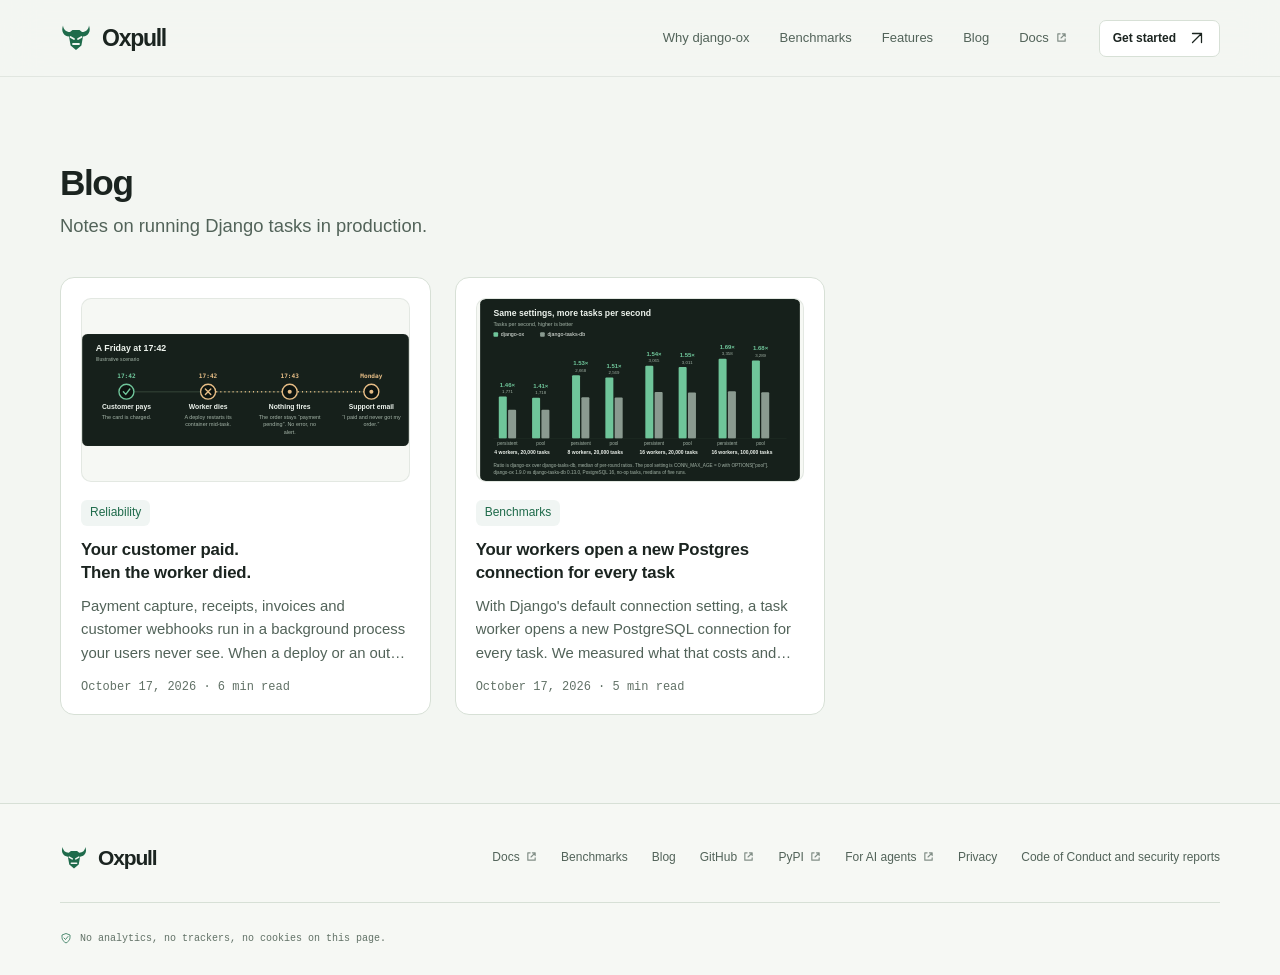
<file: blog/index.html>
<!doctype html>
<html lang="en">
<head>
  <meta charset="utf-8">
  <meta name="viewport" content="width=device-width, initial-scale=1">
  <title>Blog · Oxpull</title>
  <meta name="description" content="Notes on running Django tasks in production.">
  <link rel="icon" href="../../assets/favicon.png">
  <link rel="canonical" href="https://oxpull.com/blog/">
  <meta property="og:type" content="website">
  <meta property="og:site_name" content="Oxpull">
  <meta property="og:url" content="https://oxpull.com/blog/">
  <meta property="og:title" content="Blog">
  <meta property="og:description" content="Notes on running Django tasks in production.">
  <meta property="og:image" content="https://oxpull.com/assets/social-card.png">
  <meta name="twitter:card" content="summary_large_image">
  <style>
    /* ===== Tokens and foundation ===== */
    :root {
      color-scheme: dark;
      --bg: #0d1410;
      --panel: #16201b;
      --panel-raised: #1b2820;
      --panel-deep: #101813;
      --ink: #eef4ee;
      --muted: #a4b4a8;
      --subtle: #8ca093;
      --accent: #6fc59a;
      --accent-hover: #8fd8b3;
      --accent-ink: #0c2417;
      --accent-soft: rgba(111, 197, 154, .09);
      --accent-line: rgba(111, 197, 154, .3);
      --warm: #e5bc85;
      --code-purple: #c4ace0;
      --code-blue: #a0c5d6;
      --line: #2a382e;
      --line-soft: rgba(168, 196, 176, .1);
      --grid: rgba(168, 196, 176, .055);
      --glow: rgba(74, 144, 98, .13);
      --nav-bg: rgba(13, 20, 16, .91);
      --shadow: 0 24px 80px rgba(0, 0, 0, .22);
      --font: -apple-system, BlinkMacSystemFont, "Segoe UI", Helvetica, Arial, sans-serif;
      --mono: "SFMono-Regular", Consolas, "Liberation Mono", Menlo, monospace;
      --radius: 16px;
      --max-width: 1160px;
    }

    @media (prefers-color-scheme: light) {
      :root {
        color-scheme: light;
        --bg: #f3f6f2;
        --panel: #ffffff;
        --panel-raised: #edf3ed;
        --panel-deep: #f6f8f4;
        --ink: #1b2420;
        --muted: #526359;
        --subtle: #617166;
        --accent: #1f6b4b;
        --accent-hover: #155339;
        --accent-ink: #ffffff;
        --accent-soft: rgba(31, 107, 75, .065);
        --accent-line: rgba(31, 107, 75, .28);
        --warm: #865a24;
        --code-purple: #78509c;
        --code-blue: #29647d;
        --line: #d7e0d6;
        --line-soft: rgba(35, 72, 47, .09);
        --grid: rgba(35, 72, 47, .06);
        --glow: rgba(90, 161, 111, .13);
        --nav-bg: rgba(243, 246, 242, .92);
        --shadow: 0 24px 70px rgba(35, 61, 41, .075);
      }
    }

    *, *::before, *::after { box-sizing: border-box; }
    html { scroll-behavior: smooth; scroll-padding-top: 100px; }
    body {
      margin: 0;
      background: var(--bg);
      color: var(--ink);
      font-family: var(--font);
      font-size: 16px;
      line-height: 1.6;
      -webkit-font-smoothing: antialiased;
    }
    ::selection { color: var(--accent-ink); background: var(--accent); }
    a { color: inherit; text-decoration: none; }
    button, input, textarea { font: inherit; }
    button, a, input, textarea, summary { -webkit-tap-highlight-color: transparent; }
    button { cursor: pointer; }
    a, button, summary {
      transition: color .18s ease, background .18s ease, border-color .18s ease, transform .18s ease;
    }
    :focus-visible {
      outline: 3px solid var(--accent);
      outline-offset: 5px;
    }
    h1, h2, h3, p { margin: 0; }
    h1, h2, h3 { text-wrap: balance; }
    h2 {
      font-size: clamp(2rem, 3.8vw, 3.25rem);
      line-height: 1.12;
      font-weight: 620;
      letter-spacing: -.045em;
    }
    h3 { font-weight: 600; letter-spacing: -.025em; line-height: 1.3; }
    img, svg { display: block; }
    code, pre { font-family: var(--mono); }
    code { font-size: .88em; }
    p code {
      padding: .1em .35em;
      border: 1px solid var(--line);
      border-radius: 4px;
      background: var(--panel-deep);
      color: var(--ink);
      overflow-wrap: anywhere;
    }
    .container { width: min(var(--max-width), calc(100% - 64px)); margin-inline: auto; }
    .icon { width: 18px; height: 18px; flex: 0 0 auto; }
    .sr-only {
      position: absolute;
      width: 1px;
      height: 1px;
      padding: 0;
      margin: -1px;
      overflow: hidden;
      clip: rect(0, 0, 0, 0);
      white-space: nowrap;
      border: 0;
    }
    .svg-library { position: absolute; width: 0; height: 0; overflow: hidden; }
    .skip-link {
      position: fixed;
      top: 12px;
      left: 16px;
      z-index: 100;
      padding: 10px 16px;
      color: var(--accent-ink);
      background: var(--accent);
      border-radius: 6px;
      transform: translateY(-160%);
    }
    .skip-link:focus { transform: translateY(0); }
    .eyebrow {
      display: flex;
      align-items: center;
      gap: 10px;
      margin-bottom: 20px;
      color: var(--accent);
      font: 11px/1.5 var(--mono);
      letter-spacing: .1em;
      text-transform: uppercase;
    }
    .eyebrow::before { content: ""; width: 20px; height: 1px; background: currentColor; }
    .section { padding-block: 104px; }
    .section-heading {
      display: flex;
      align-items: flex-end;
      justify-content: space-between;
      gap: 40px;
      margin-bottom: 44px;
    }
    .section-heading > p { max-width: 320px; color: var(--muted); font-size: 15px; }
    .button {
      display: inline-flex;
      align-items: center;
      justify-content: center;
      gap: 12px;
      min-height: 46px;
      padding: 11px 19px;
      border: 1px solid var(--line);
      border-radius: 7px;
      font-size: 14px;
      font-weight: 600;
      line-height: 1.4;
      white-space: nowrap;
    }
    .button-primary {
      color: var(--accent-ink);
      background: var(--accent);
      border-color: var(--accent);
      box-shadow: 0 2px 0 rgba(0, 0, 0, .08);
    }
    .button-primary:hover {
      background: var(--accent-hover);
      border-color: var(--accent-hover);
      transform: translateY(-1px);
    }
    .button-secondary { color: var(--ink); background: var(--panel); }
    .button-secondary:hover { background: var(--panel-raised); border-color: var(--subtle); }
    .text-link {
      display: inline-flex;
      align-items: center;
      gap: 8px;
      color: var(--accent);
      font-size: 13px;
      font-weight: 550;
    }
    .text-link:hover { text-decoration: underline; text-underline-offset: 4px; }
    .pill {
      display: inline-flex;
      align-items: center;
      gap: 7px;
      padding: 4px 9px;
      border: 1px solid var(--accent-line);
      border-radius: 5px;
      color: var(--accent);
      background: var(--accent-soft);
      font: 10px/1.5 var(--mono);
      white-space: nowrap;
    }
    .dot { width: 5px; height: 5px; flex: 0 0 auto; border-radius: 50%; background: currentColor; }

    /* ===== Sticky navigation ===== */
    .site-header {
      position: sticky;
      top: 0;
      z-index: 30;
      border-bottom: 1px solid var(--line-soft);
      background: var(--nav-bg);
      backdrop-filter: blur(18px);
      -webkit-backdrop-filter: blur(18px);
    }
    .nav { min-height: 76px; display: flex; align-items: center; justify-content: space-between; gap: 32px; }
    .wordmark { display: inline-flex; align-items: center; gap: 10px; font-size: 23px; font-weight: 720; letter-spacing: -.055em; }
    .brand-icon { width: 32px; height: 32px; color: var(--accent); }
    .nav-links { display: flex; align-items: center; gap: 30px; margin-left: auto; }
    .nav-links > a { color: var(--muted); font-size: 13px; padding-block: 12px; }
    .nav-links > a:hover { color: var(--ink); }
    .nav-cta { min-height: 37px; padding: 8px 13px; font-size: 12px; }

    /* ===== Hero and code illustration ===== */
    .hero { position: relative; padding: 94px 0 78px; isolation: isolate; overflow: hidden; }
    .hero::before {
      content: "";
      position: absolute;
      inset: 0;
      z-index: -2;
      background-image: linear-gradient(var(--grid) 1px, transparent 1px), linear-gradient(90deg, var(--grid) 1px, transparent 1px);
      background-size: 56px 56px;
      mask-image: linear-gradient(to bottom, #000, transparent 90%);
      -webkit-mask-image: linear-gradient(to bottom, #000, transparent 90%);
    }
    .hero::after {
      content: "";
      position: absolute;
      z-index: -1;
      width: 900px;
      height: 700px;
      right: -160px;
      top: -160px;
      background: radial-gradient(ellipse, var(--glow), transparent 66%);
      pointer-events: none;
    }
    .hero-grid { display: grid; grid-template-columns: 1.02fr 1fr; gap: 48px; align-items: center; }
    .release {
      display: inline-flex;
      align-items: center;
      gap: 10px;
      padding: 5px 10px 5px 6px;
      margin-bottom: 30px;
      border: 1px solid var(--line);
      border-radius: 6px;
      background: var(--panel-deep);
      color: var(--muted);
      font: 10px/1.5 var(--mono);
    }
    .release-version { color: var(--accent); background: var(--accent-soft); padding: 2px 6px; border-radius: 3px; }
    .release .icon { width: 12px; height: 12px; }
    h1 { max-width: 580px; font-size: clamp(3.5rem, 6.1vw, 5.35rem); font-weight: 620; letter-spacing: -.064em; line-height: 1.025; }
    h1 span { color: var(--accent); }
    .hero-description { max-width: 415px; margin-top: 25px; color: var(--muted); font-size: 18px; line-height: 1.65; }
    .hero-actions { display: flex; flex-wrap: wrap; gap: 12px; margin-top: 30px; }
    .hero-footnote { display: flex; align-items: center; flex-wrap: wrap; gap: 10px; margin-top: 24px; color: var(--subtle); font: 11px/1.6 var(--mono); }
    .hero-footnote .separator { width: 3px; height: 3px; background: var(--subtle); border-radius: 50%; }
    .code-stage { min-width: 0; padding-top: 30px; }
    .code-card { overflow: hidden; border: 1px solid var(--accent-line); border-radius: 12px; background: var(--panel-deep); box-shadow: var(--shadow); }
    .code-toolbar { display: flex; align-items: center; justify-content: space-between; gap: 12px; min-height: 51px; padding: 0 18px; border-bottom: 1px solid var(--line); background: var(--panel); }
    .file-label { display: flex; align-items: center; gap: 9px; color: var(--muted); font: 11px/1.4 var(--mono); }
    .file-label .icon { width: 14px; height: 14px; color: var(--accent); }
    .file-type { color: var(--subtle); font: 10px/1.4 var(--mono); }
    .code-card pre { margin: 0; padding: 26px 19px 27px; overflow-x: auto; font-size: 12px; line-height: 2; tab-size: 4; }
    .code-card pre code { font-size: inherit; }
    .syntax-keyword { color: var(--code-purple); }
    .syntax-function { color: var(--code-blue); }
    .syntax-type { color: var(--warm); }
    .syntax-comment { color: var(--subtle); }
    .transaction-preview { padding: 19px; border-top: 1px solid var(--line); background: var(--panel); }
    .preview-heading { display: flex; justify-content: space-between; align-items: center; gap: 10px; margin-bottom: 17px; }
    .preview-label { color: var(--subtle); font: 10px/1.5 var(--mono); letter-spacing: .045em; text-transform: uppercase; }
    .db-rows { position: relative; display: grid; gap: 8px; margin-left: 7px; padding-left: 17px; border-left: 1px solid var(--accent); }
    .db-rows::before, .db-rows::after { content: ""; position: absolute; left: 0; width: 7px; height: 1px; background: var(--accent); }
    .db-rows::before { top: 0; }
    .db-rows::after { bottom: 0; }
    .db-row { display: flex; align-items: center; gap: 9px; padding: 11px 12px; border: 1px solid var(--line); border-radius: 5px; background: var(--panel-deep); font: 11px/1.5 var(--mono); }
    .db-row .icon { width: 14px; height: 14px; color: var(--subtle); }
    .db-row .row-data { margin-left: auto; color: var(--subtle); font-size: 10px; }
    .row-check { color: var(--accent); display: flex; }
    .db-row .row-check .icon { color: var(--accent); }
    .transaction-caption { margin: 13px 0 0 24px; color: var(--muted); font: 10px/1.6 var(--mono); }
    .code-caption { display: flex; align-items: center; justify-content: center; gap: 8px; margin-top: 17px; color: var(--subtle); font: 10px/1.5 var(--mono); }
    .code-caption .icon { width: 13px; height: 13px; color: var(--accent); }

    /* ===== Proof strip ===== */
    .proof { padding-bottom: 36px; }
    .proof-topline { display: flex; align-items: center; justify-content: space-between; gap: 20px; padding-bottom: 20px; }
    .proof-topline .eyebrow { margin: 0; color: var(--subtle); font-size: 10px; }
    .proof-grid { display: grid; grid-template-columns: 1.1fr 1fr .9fr; padding: 31px 0; border-block: 1px solid var(--line); }
    .metric { padding: 0 30px; }
    .metric:first-child { padding-left: 0; }
    .metric + .metric { border-left: 1px solid var(--line); }
    .metric-number { color: var(--ink); font-size: clamp(1.8rem, 3vw, 2.65rem); font-weight: 570; line-height: 1.2; letter-spacing: -.05em; font-variant-numeric: tabular-nums; white-space: nowrap; }
    .metric-number small { font-size: .47em; font-weight: 400; letter-spacing: -.015em; color: var(--muted); }
    .metric-number .highlight { color: var(--accent); }
    .metric-label { max-width: 280px; margin-top: 10px; color: var(--muted); font-size: 12px; line-height: 1.7; }
    .method-note { margin-top: 15px; color: var(--subtle); font: 10px/1.8 var(--mono); max-width: 880px; }

    /* ===== Three value blocks ===== */
    .features { border-bottom: 1px solid var(--line-soft); }
    .feature-grid { display: grid; grid-template-columns: repeat(3, 1fr); gap: 18px; }
    .feature-card { min-width: 0; overflow: hidden; border: 1px solid var(--line); border-radius: var(--radius); background: var(--panel); }
    .feature-visual {
      position: relative;
      display: flex;
      align-items: center;
      justify-content: center;
      height: 190px;
      padding: 25px;
      border-bottom: 1px solid var(--line);
      background: radial-gradient(ellipse at 50% 70%, var(--accent-soft), transparent 75%), var(--panel-deep);
    }
    .visual-label { position: absolute; top: 15px; left: 19px; color: var(--subtle); font: 9px/1.5 var(--mono); letter-spacing: .08em; text-transform: uppercase; }
    .feature-body { padding: 25px 24px 28px; }
    .feature-index { margin-bottom: 12px; color: var(--accent); font: 10px/1.5 var(--mono); }
    .feature-body h3 { font-size: 20px; margin-bottom: 14px; }
    .feature-body p { color: var(--muted); font-size: 13px; line-height: 1.85; }
    .feature-body ul { display: grid; align-content: start; gap: 12px; list-style: none; margin: 0; padding: 18px 0 0; border-top: 1px solid var(--line); }
    .feature-body li { display: flex; align-items: center; gap: 11px; min-height: 22px; color: var(--muted); font-size: 13px; }
    .feature-body li::before {
      content: "";
      flex: none;
      width: 16px;
      height: 16px;
      background: var(--accent);
      -webkit-mask: url("data:image/svg+xml,%3Csvg xmlns='http://www.w3.org/2000/svg' viewBox='0 0 24 24'%3E%3Cpath d='M5 12L10 17L19 7' fill='none' stroke='%23000' stroke-width='1.8' stroke-linecap='round' stroke-linejoin='round'/%3E%3C/svg%3E") center / contain no-repeat;
      mask: url("data:image/svg+xml,%3Csvg xmlns='http://www.w3.org/2000/svg' viewBox='0 0 24 24'%3E%3Cpath d='M5 12L10 17L19 7' fill='none' stroke='%23000' stroke-width='1.8' stroke-linecap='round' stroke-linejoin='round'/%3E%3C/svg%3E") center / contain no-repeat;
    }
    .feature-body ul + p { margin-top: 18px; }
    .feature-body a { color: var(--accent); text-decoration: underline; text-underline-offset: 3px; }
    .feature-body a:hover { color: var(--accent-hover); }
    .architecture { display: flex; align-items: center; justify-content: center; width: 100%; padding-top: 15px; }
    .architecture-node { display: flex; align-items: center; flex-direction: column; gap: 9px; min-width: 92px; color: var(--muted); font: 10px/1.4 var(--mono); }
    .node-icon { display: grid; place-items: center; width: 57px; height: 57px; border: 1px solid var(--accent-line); border-radius: 10px; background: var(--panel); color: var(--accent); box-shadow: 0 6px 20px rgba(0, 0, 0, .04); }
    .node-icon .icon { width: 24px; height: 24px; }
    .connection { position: relative; height: 1px; flex: 1; max-width: 75px; min-width: 25px; margin-bottom: 23px; background: var(--accent-line); }
    .connection::after { position: absolute; content: ""; top: -3px; left: calc(50% - 3px); width: 7px; height: 7px; background: var(--accent); border: 2px solid var(--panel-deep); border-radius: 50%; }
    .recovery { width: 100%; max-width: 260px; padding-top: 18px; }
    .recovery-top { display: flex; align-items: center; gap: 13px; }
    .queue-stack { display: flex; gap: 5px; padding: 10px; border: 1px solid var(--accent-line); border-radius: 7px; background: var(--panel); }
    .task-tile { width: 15px; height: 23px; border: 1px solid var(--accent-line); border-radius: 3px; background: var(--accent-soft); }
    .task-tile:first-child { background: var(--accent); }
    .recovery-arrow { color: var(--subtle); flex: 1; }
    .stopped-worker { padding: 12px 10px; border: 1px dashed var(--subtle); border-radius: 6px; color: var(--muted); font: 10px/1.6 var(--mono); white-space: nowrap; }
    .stopped-worker span { color: var(--warm); }
    .return-path { position: relative; height: 26px; margin: 6px 39px 0; border: 1px solid var(--accent-line); border-top: 0; border-radius: 0 0 8px 8px; }
    .return-path::before { content: ""; position: absolute; top: -1px; left: -4px; width: 7px; height: 7px; border-top: 1px solid var(--accent); border-left: 1px solid var(--accent); transform: rotate(45deg); }
    .return-label { width: max-content; margin: -8px auto 0; padding: 0 8px; position: relative; background: var(--panel-deep); color: var(--accent); font: 9px/1.5 var(--mono); }
    .atomic-diagram { width: 100%; max-width: 255px; padding-top: 18px; }
    .atomic-diagram .db-row { padding: 8px 10px; font-size: 10px; }
    .atomic-diagram .db-row .row-data { color: var(--accent); font-size: 9px; }
    .atomic-diagram .transaction-caption { text-align: center; color: var(--accent); font-size: 9px; margin-top: 10px; }

    /* ===== Comparison and benchmark ===== */
    .evidence { border-bottom: 1px solid var(--line-soft); }
    .evidence-grid { display: grid; grid-template-columns: 1fr; gap: 22px; align-items: stretch; }
    .data-panel { min-width: 0; border: 1px solid var(--line); border-radius: var(--radius); background: var(--panel); overflow: hidden; }
    .panel-heading { padding: 26px 26px 22px; }
    .panel-heading h3 { font-size: 19px; }
    .panel-heading p { margin-top: 7px; color: var(--subtle); font-size: 12px; }
    .comparison-scroll { overflow-x: auto; }
    .comparison { width: calc(100% - 36px); margin: 0 18px; border-collapse: collapse; font-size: 12px; }
    .comparison th, .comparison td { padding: 19px 10px; border-bottom: 1px solid var(--line); text-align: center; }
    .comparison thead th { padding-top: 15px; padding-bottom: 16px; color: var(--muted); font: 10px/1.6 var(--mono); vertical-align: bottom; }
    .comparison th:first-child { text-align: left; padding-left: 8px; width: 45%; }
    .comparison tbody th { font-weight: 450; color: var(--muted); line-height: 1.6; }
    .comparison .our-column { background: var(--accent-soft); }
    .comparison thead .our-column { border-top: 1px solid var(--accent-line); color: var(--accent); }
    .comparison th .table-subtitle { display: block; font-size: 9px; margin-top: 2px; color: var(--subtle); }
    .comparison .status { display: inline-flex; align-items: center; justify-content: center; width: 23px; height: 23px; }
    .status.yes { border-radius: 50%; background: var(--accent-soft); color: var(--accent); }
    .status.no { color: var(--subtle); }
    .status .icon { width: 14px; height: 14px; }
    .comparison tbody tr:last-child th, .comparison tbody tr:last-child td { border-bottom: none; }
    .panel-note { margin: 0; padding: 19px 26px 23px; border-top: 1px solid var(--line); color: var(--subtle); font: 10px/1.7 var(--mono); }
    .chart-legend { display: flex; flex-wrap: wrap; align-items: center; gap: 16px; margin: 0 26px 24px; color: var(--muted); font: 10px/1.5 var(--mono); }
    .legend-item { display: flex; align-items: center; gap: 6px; }
    .legend-swatch { width: 8px; height: 8px; border-radius: 2px; background: var(--accent); }
    .legend-swatch.baseline { background: var(--subtle); opacity: .65; }
    .chart { padding: 0 26px 26px; }
    .bar-group + .bar-group { margin-top: 21px; }
    .bar-group-heading { display: flex; justify-content: space-between; align-items: baseline; gap: 12px; margin-bottom: 8px; color: var(--muted); font: 10px/1.5 var(--mono); }
    .bar-group-heading strong { font-weight: 400; color: var(--ink); }
    h4.bar-group-heading { margin-top: 0; }
    .bar-pair { display: grid; gap: 6px; }
    .bar-row { display: grid; grid-template-columns: 1fr 42px; align-items: center; gap: 11px; }
    .bar-track { height: 10px; border-radius: 2px; background: var(--line-soft); }
    .bar { height: 100%; border-radius: 2px; background: var(--accent); }
    .bar.baseline { background: var(--subtle); opacity: .55; }
    .bar-value { text-align: right; color: var(--accent); font: 10px/1 var(--mono); font-variant-numeric: tabular-nums; }
    .bar-row.baseline .bar-value { color: var(--muted); }
    .w-3358 { width: 83.95%; }
    .w-1989 { width: 49.73%; }
    .w-3289 { width: 82.23%; }
    .w-1952 { width: 48.80%; }
    .chart-scale { display: flex; justify-content: space-between; margin: 17px 53px 0 0; padding-top: 8px; border-top: 1px solid var(--line); color: var(--subtle); font: 9px/1.5 var(--mono); }
    .panel-source { display: flex; flex-direction: column; align-items: flex-start; gap: 12px; margin: 0; padding: 0 26px 23px; }
    .panel-source p { margin: 0; color: var(--subtle); font-size: 11px; }

    /* ===== FAQ ===== */
    .faq-section { padding-top: 6px; padding-bottom: 104px; }
    .faq-layout { display: grid; grid-template-columns: .72fr 1.28fr; gap: 88px; padding-top: 74px; border-top: 1px solid var(--line); }
    .faq-heading h2 { font-size: clamp(2rem, 3vw, 2.6rem); }
    .faq-heading > p { max-width: 260px; margin-top: 18px; color: var(--muted); font-size: 14px; }
    .faq-heading .text-link { margin-top: 18px; }
    .faq-list { border-top: 1px solid var(--line); }
    details { border-bottom: 1px solid var(--line); }
    summary { position: relative; list-style: none; cursor: pointer; padding: 21px 36px 21px 0; font-size: 14px; font-weight: 500; line-height: 1.55; }
    summary::-webkit-details-marker { display: none; }
    summary::before, summary::after { content: ""; position: absolute; right: 5px; top: 31px; width: 11px; height: 1px; background: var(--subtle); }
    summary::after { transform: rotate(90deg); }
    details[open] summary::after { transform: rotate(0); }
    details[open] summary { color: var(--accent); }
    summary:hover { color: var(--accent); }
    details p { max-width: 540px; padding: 0 30px 22px 0; color: var(--muted); font-size: 13px; line-height: 1.85; }
    details p a { color: var(--accent); text-decoration: underline; text-underline-offset: 3px; }

    /* ===== Footer ===== */
    .site-footer { border-top: 1px solid var(--line); padding: 37px 0 28px; background: var(--panel-deep); }
    .footer-top { display: flex; align-items: center; justify-content: space-between; gap: 28px; }
    .footer-top .wordmark { font-size: 21px; }
    .footer-top .brand-icon { width: 28px; height: 28px; }
    .footer-links { display: flex; flex-wrap: wrap; gap: 12px 24px; }
    .footer-links a { color: var(--muted); font-size: 12px; }
    .footer-links a:hover { color: var(--accent); }
    .footer-bottom { display: flex; justify-content: space-between; gap: 20px; padding-top: 27px; margin-top: 27px; border-top: 1px solid var(--line); color: var(--subtle); font: 10px/1.7 var(--mono); }
    .footer-privacy { display: flex; align-items: center; gap: 8px; }
    .footer-privacy .icon { width: 12px; height: 12px; color: var(--accent); }

    /* ===== Responsive behavior ===== */
    @media (min-width: 1280px) {
      .hero-grid { gap: 62px; }
      .code-card pre { font-size: 12.5px; }
    }
    @media (max-width: 1050px) {
      .hero-grid { gap: 30px; }
      h1 { font-size: clamp(3.2rem, 6vw, 4.3rem); }
      .code-card pre { font-size: 11px; padding-inline: 15px; }
      .feature-body { padding-inline: 20px; }
      .feature-body h3 { font-size: 18px; }
      .feature-visual { padding-inline: 18px; }
      .architecture-node { min-width: 76px; font-size: 9px; }
      .faq-layout { gap: 50px; }
    }
    @media (max-width: 850px) {
      .hero { padding-top: 64px; padding-bottom: 55px; }
      .hero-grid { grid-template-columns: 1fr; gap: 28px; }
      .hero-copy { max-width: 620px; }
      h1 { font-size: clamp(3.7rem, 9vw, 5.4rem); max-width: 680px; }
      .hero-description { max-width: 500px; }
      .code-stage { width: 100%; max-width: 620px; padding-top: 10px; }
      .code-card pre { font-size: 13px; padding: 24px; }
      .section { padding-block: 76px; }
      .section-heading { align-items: flex-start; flex-direction: column; gap: 20px; }
      .section-heading > p { max-width: 490px; }
      .feature-grid { grid-template-columns: 1fr; }
      .feature-card { display: grid; grid-template-columns: .8fr 1.2fr; }
      .feature-visual { height: 100%; min-height: 215px; border-bottom: none; border-right: 1px solid var(--line); }
      .feature-body { padding: 25px; }
      .feature-body h3 { font-size: 20px; }
      .comparison th:first-child { width: 50%; }
      .chart { padding-bottom: 25px; }
      .bar-group + .bar-group { margin-top: 24px; }
      .faq-layout { grid-template-columns: 1fr; gap: 35px; }
      .faq-heading > p { max-width: none; }
      .footer-top { align-items: flex-start; }
      .footer-links { justify-content: flex-end; }
    }
    @media (max-width: 600px) {
      html { scroll-padding-top: 84px; }
      .container { width: calc(100% - 40px); }
      .nav { min-height: 66px; gap: 17px; }
      .wordmark { font-size: 22px; gap: 8px; }
      .brand-icon { width: 29px; height: 29px; }
      .nav-links { gap: 18px; }
      .nav-links .nav-section-link { display: none; }
      .nav-links > a { font-size: 12px; }
      .nav-cta { min-height: 36px; font-size: 11px; padding: 8px 10px; }
      .nav-cta .icon { width: 13px; height: 13px; }
      .hero { padding-top: 43px; }
      .release { margin-bottom: 25px; font-size: 9px; }
      h1 { font-size: clamp(3.3rem, 13.3vw, 4.6rem); }
      .hero-description { font-size: 16px; margin-top: 21px; }
      .hero-actions { margin-top: 25px; gap: 9px; }
      .hero-actions .button { padding-inline: 14px; font-size: 13px; }
      .hero-footnote { font-size: 10px; gap: 8px; }
      .code-card pre { padding: 20px 14px; font-size: 10.5px; line-height: 2.1; }
      .code-toolbar { padding-inline: 14px; }
      .transaction-preview { padding: 16px 13px; }
      .db-row { font-size: 10px; padding: 9px; }
      .db-row .row-data { font-size: 9px; }
      .transaction-caption { font-size: 9px; }
      .proof { padding-bottom: 0; }
      .proof-topline { align-items: flex-start; }
      .proof-topline .eyebrow { max-width: 180px; font-size: 9px; }
      .proof-topline .text-link { font-size: 11px; white-space: nowrap; }
      .proof-topline .text-link .icon { width: 14px; height: 14px; }
      .proof-grid { grid-template-columns: 1fr; padding: 0; }
      .metric, .metric:first-child { padding: 23px 0; display: grid; grid-template-columns: 1fr 1fr; gap: 16px; align-items: center; }
      .metric + .metric { border-left: none; border-top: 1px solid var(--line); }
      .metric-number { font-size: 26px; }
      .metric-number small { font-size: .43em; }
      .metric-label { margin: 0; font-size: 11px; }
      .method-note { font-size: 9px; }
      .section { padding-block: 65px; }
      .eyebrow { font-size: 10px; margin-bottom: 15px; }
      .section-heading { margin-bottom: 30px; }
      h2 { font-size: 33px; }
      .feature-card { display: block; }
      .feature-visual { min-height: 0; height: 177px; border-right: none; border-bottom: 1px solid var(--line); }
      .architecture { max-width: 275px; }
      .architecture-node { min-width: 92px; font-size: 10px; }
      .feature-body { padding: 23px; }
      .feature-body h3 { font-size: 21px; }
      .panel-heading { padding: 23px 20px 20px; }
      .comparison { width: calc(100% - 20px); margin-inline: 10px; font-size: 11px; }
      .comparison th, .comparison td { padding-inline: 6px; }
      .comparison th:first-child { width: 43%; }
      .comparison thead th { font-size: 9px; }
      .panel-note { padding-inline: 20px; font-size: 9px; }
      .panel-source { padding-inline: 20px; }
      .chart-legend { margin-inline: 20px; font-size: 9px; gap: 12px; }
      .chart { padding-inline: 20px; }
      .bar-group-heading { font-size: 9px; }
      .faq-section { padding-top: 0; padding-bottom: 65px; }
      .faq-layout { padding-top: 55px; }
      .footer-top { flex-direction: column; gap: 25px; }
      .footer-links { justify-content: flex-start; gap: 14px 22px; }
      .footer-bottom { flex-direction: column; gap: 12px; font-size: 9px; }
    }
    @media (prefers-reduced-motion: reduce) {
      html { scroll-behavior: auto; }
      *, *::before, *::after { animation: none !important; transition: none !important; }
      .button-primary:hover { transform: none; }
    }
    .ext { display: inline-block; margin-left: 0.25em; vertical-align: -1px; opacity: 0.7; }

    .release {
      max-width: 100%;
      flex-wrap: wrap;
    }

    .release-version {
      white-space: nowrap;
    }

    .release-update {
      padding-block: 56px;
      scroll-margin-top: 96px;
    }

    .release-update .feature-grid {
      grid-template-columns: repeat(4, 1fr);
    }

    .release-update .feature-card,
    .project-features .feature-card {
      display: block;
      min-width: 0;
    }

    .project-features .feature-grid {
      grid-template-columns: repeat(2, 1fr);
    }

    .release-update .feature-body {
      height: 100%;
    }

    .release-update .feature-body p {
      overflow-wrap: anywhere;
    }

    .release-progress {
      margin-top: 24px;
      padding: 24px;
    }

    .release-progress h3 {
      margin: 0 0 12px;
    }

    .release-progress p {
      margin: 8px 0 0;
      color: var(--muted);
    }

    .release-progress strong {
      color: var(--ink);
      font-weight: 600;
    }

    .release-progress .release-recognition {
      margin-top: 16px;
      padding-top: 16px;
      border-top: 1px solid var(--line);
      font-size: 13px;
    }

    .release-actions {
      display: flex;
      align-items: center;
      flex-wrap: wrap;
      gap: 16px 24px;
      margin-top: 24px;
    }

    .release:focus-visible,
    .release-actions a:focus-visible {
      outline: 2px solid var(--accent);
      outline-offset: 4px;
    }

    @media (max-width: 850px) {
      .release-update .feature-grid {
        grid-template-columns: repeat(2, 1fr);
      }
    }

    @media (max-width: 600px) {
      .release-update {
        padding-block: 40px;
      }

      .release-update .feature-grid,
      .project-features .feature-grid {
        grid-template-columns: 1fr;
      }

      .release-progress {
        padding: 20px;
      }

      .release-actions {
        flex-direction: column;
        align-items: flex-start;
      }

      .release-actions .button {
        width: 100%;
        white-space: normal;
        text-align: center;
      }
    }
  </style>
  <style>
main.blog{padding-block:clamp(40px,7vw,88px)}
.legal{max-width:720px;margin:0 auto;padding:24px 0 72px}
.legal p,.legal li{color:var(--muted);line-height:1.7}
.legal p{margin:0 0 16px}
.legal ul{padding-left:20px}
.legal li{margin:0 0 8px}
.legal strong{color:var(--ink);font-weight:600}
.legal pre{background:var(--panel-deep);border:1px solid var(--line);border-radius:10px;padding:14px 16px;overflow-x:auto}
.legal pre code{color:var(--muted);border:0;padding:0;background:none}
.legal h1{margin:0 0 14px}
.bloghead{max-width:var(--max-width);margin:0 auto 36px}
.bloghead h1{font-size:2.2rem;letter-spacing:-.04em;margin:0 0 10px}
.bloghead p{color:var(--muted);font-size:1.15rem}
.cards{display:grid;grid-template-columns:repeat(3,1fr);gap:24px;list-style:none;margin:0;padding:0}
.card{display:flex;flex-direction:column;height:100%;padding:20px;border:1px solid var(--line);border-radius:14px;background:var(--panel);transition:border-color .15s}
.card:hover{border-color:var(--accent-line)}
.card .thumb{aspect-ratio:16/9;border-radius:10px;overflow:hidden;background:var(--panel-deep);margin-bottom:18px;border:1px solid var(--line-soft)}
.card .thumb img{width:100%;height:100%;object-fit:contain;display:block}
.card .tag{align-self:flex-start;padding:3px 9px;border-radius:6px;background:var(--accent-soft);color:var(--accent);font-size:12px;margin-bottom:12px}
.card h2{font-size:1.05rem;line-height:1.4;margin:0 0 10px;letter-spacing:-.01em}
.card p{color:var(--muted);font-size:.93rem;line-height:1.6;margin:0 0 14px;display:-webkit-box;-webkit-line-clamp:3;-webkit-box-orient:vertical;overflow:hidden}
.card .when{margin-top:auto;color:var(--subtle);font:12px var(--mono)}
@media (max-width:960px){.cards{grid-template-columns:repeat(2,1fr)}}
@media (max-width:620px){.cards{grid-template-columns:1fr}}
.legal h1{font-size:clamp(2rem,5vw,2.9rem);line-height:1.1;letter-spacing:-.04em;text-wrap:balance}
.legal .meta{color:var(--subtle);font:12px var(--mono);margin:0 0 28px}
.legal .lede{font-size:1.15rem;color:var(--ink)}
.legal h3{font-size:1.35rem;margin:44px 0 12px;letter-spacing:-.02em;color:var(--ink)}
.legal img{width:100%;height:auto;border-radius:12px;margin:8px 0 22px}
.legal a{color:var(--accent);text-decoration:underline;text-underline-offset:3px}
.legal table{width:100%;border-collapse:collapse;margin:0 0 20px;font-size:.92rem}
.legal th,.legal td{padding:8px 10px;border-bottom:1px solid var(--line);text-align:left;color:var(--muted)}
.legal th{color:var(--ink)}
.legal .tablewrap{overflow-x:auto}
.legal pre{margin:0 0 20px}
.legal ul{margin:0 0 18px}
.posts{list-style:none;padding:0}.posts li{margin:0 0 28px}.posts a{font-size:1.25rem;font-weight:620;color:var(--ink);text-decoration:none}.posts a:hover{color:var(--accent)}.posts p{margin:6px 0 0}
</style>
</head>
<body>
  <svg class="svg-library" xmlns="http://www.w3.org/2000/svg" aria-hidden="true">
    <defs>
      <symbol id="ox-mark" viewBox="0 0 32 32">
        <path d="M10 10C6 10 3.5 7.5 3 3.5C.8 9.5 3.7 14 9 14.5L10.6 23.4L16 28L21.4 23.4L23 14.5C28.3 14 31.2 9.5 29 3.5C28.5 7.5 26 10 22 10L19.5 8H12.5Z" fill="currentColor"/>
        <path d="M10.5 15L14 17M21.5 15L18 17M13 22H19" fill="none" stroke="var(--bg)" stroke-width="1.8" stroke-linecap="round"/>
      </symbol>
      <symbol id="arrow-right" viewBox="0 0 24 24">
        <path d="M5 12H19M13 6L19 12L13 18" fill="none" stroke="currentColor" stroke-width="1.7" stroke-linecap="round" stroke-linejoin="round"/>
      </symbol>
      <symbol id="arrow-up-right" viewBox="0 0 24 24">
        <path d="M6 18L18 6M6 6H18V18" fill="none" stroke="currentColor" stroke-width="1.7" stroke-linecap="round" stroke-linejoin="round"/>
      </symbol>
      <symbol id="check" viewBox="0 0 24 24">
        <path d="M5 12L10 17L19 7" fill="none" stroke="currentColor" stroke-width="1.8" stroke-linecap="round" stroke-linejoin="round"/>
      </symbol>
      <symbol id="cross" viewBox="0 0 24 24">
        <path d="M7 7L17 17M17 7L7 17" fill="none" stroke="currentColor" stroke-width="1.6" stroke-linecap="round"/>
      </symbol>
      <symbol id="database" viewBox="0 0 24 24">
        <ellipse cx="12" cy="5.5" rx="8" ry="3.5" fill="none" stroke="currentColor" stroke-width="1.5"/>
        <path d="M4 5.5V18.5C4 20.4 7.6 22 12 22S20 20.4 20 18.5V5.5M4 12C4 13.9 7.6 15.5 12 15.5S20 13.9 20 12" fill="none" stroke="currentColor" stroke-width="1.5"/>
      </symbol>
      <symbol id="worker" viewBox="0 0 24 24">
        <rect x="4" y="4" width="16" height="16" rx="3" fill="none" stroke="currentColor" stroke-width="1.5"/>
        <path d="M8 9L11 12L8 15M14 15H17" fill="none" stroke="currentColor" stroke-width="1.5" stroke-linecap="round" stroke-linejoin="round"/>
      </symbol>
      <symbol id="file-code" viewBox="0 0 24 24">
        <path d="M14 3H6A2 2 0 0 0 4 5V19A2 2 0 0 0 6 21H18A2 2 0 0 0 20 19V9ZM14 3V9H20M9 12L7 14L9 16M15 12L17 14L15 16" fill="none" stroke="currentColor" stroke-width="1.5" stroke-linecap="round" stroke-linejoin="round"/>
      </symbol>
      <symbol id="row" viewBox="0 0 24 24">
        <rect x="3" y="5" width="18" height="14" rx="2" fill="none" stroke="currentColor" stroke-width="1.5"/>
        <path d="M3 10H21M9 10V19" fill="none" stroke="currentColor" stroke-width="1.5"/>
      </symbol>
      <symbol id="shield" viewBox="0 0 24 24">
        <path d="M12 3L20 6V11C20 16 16.7 19.1 12 22C7.3 19.1 4 16 4 11V6Z" fill="none" stroke="currentColor" stroke-width="1.5" stroke-linejoin="round"/>
        <path d="M8 12L11 15L16 9" fill="none" stroke="currentColor" stroke-width="1.5" stroke-linecap="round" stroke-linejoin="round"/>
      </symbol>
    </defs>
  </svg>

  
  <header class="site-header">
    <nav class="container nav" aria-label="Main navigation">
      <a class="wordmark" href="/" aria-label="Oxpull home">
        <svg class="brand-icon" aria-hidden="true"><use href="#ox-mark"/></svg>
        <span>Oxpull</span>
      </a>
      <div class="nav-links">
        <a class="nav-section-link" href="/#features">Why django-ox</a>
        <a class="nav-section-link" href="/#benchmarks">Benchmarks</a>
        <a class="nav-section-link" href="/#project-features">Features</a>
        <a href="/blog/">Blog</a>
        <a target="_blank" rel="noopener" href="https://oxpull.com/django-ox/background-tasks/">Docs <svg class="ext" aria-hidden="true" viewBox="0 0 12 12" width="11" height="11"><path d="M4.5 2H2v8h8V7.5M7 2h3v3M10 2 5.5 6.5" fill="none" stroke="currentColor" stroke-width="1.3" stroke-linecap="round" stroke-linejoin="round"/></svg></a>
      </div>
      <a class="button button-secondary nav-cta" href="https://oxpull.com/django-ox/background-tasks/">
        Get started
        <svg class="icon" aria-hidden="true"><use href="#arrow-up-right"/></svg>
      </a>
    </nav>
  </header>
  <main class="blog">
    <div class="container">
      <div>
<div class="bloghead"><h1>Blog</h1><p>Notes on running Django tasks in production.</p></div>
<ul class="cards">
<li><a class="card" href="your-customer-paid-then-the-worker-died/"><div class="thumb"><img src="your-customer-paid-then-the-worker-died/img/1-timeline.svg" alt="" loading="lazy"></div><span class="tag">Reliability</span><h2>Your customer paid. Then the worker died.</h2><p>Payment capture, receipts, invoices and customer webhooks run in a background process your users never see. When a deploy or an out-of-memory kill stops that process halfway, the work is gone and nobody is told. django-ox keeps that work in your database and hands it to another worker.</p><span class="when">October 17, 2026 · 6 min read</span></a></li>
<li><a class="card" href="your-workers-open-a-new-postgres-connection-for-every-task/"><div class="thumb"><img src="your-workers-open-a-new-postgres-connection-for-every-task/img/B2-results.svg" alt="" loading="lazy"></div><span class="tag">Benchmarks</span><h2>Your workers open a new Postgres connection for every task</h2><p>With Django&#x27;s default connection setting, a task worker opens a new PostgreSQL connection for every task. We measured what that costs and what a pool gives back. Then we compared django-ox and django-tasks-db at matched settings.</p><span class="when">October 17, 2026 · 5 min read</span></a></li>
</ul>
      </div>
    </div>
  </main>
  <footer class="site-footer">
    <div class="container">
      <div class="footer-top">
        <a class="wordmark" href="/" aria-label="Oxpull home">
          <svg class="brand-icon" aria-hidden="true"><use href="#ox-mark"/></svg>
          <span>Oxpull</span>
        </a>
        <nav class="footer-links" aria-label="Footer navigation">
          <a target="_blank" rel="noopener" href="https://oxpull.com/django-ox/background-tasks/">Docs <svg class="ext" aria-hidden="true" viewBox="0 0 12 12" width="11" height="11"><path d="M4.5 2H2v8h8V7.5M7 2h3v3M10 2 5.5 6.5" fill="none" stroke="currentColor" stroke-width="1.3" stroke-linecap="round" stroke-linejoin="round"/></svg></a>
          <a href="https://oxpull.com/django-ox/benchmarks/">Benchmarks</a>
          <a href="/blog/">Blog</a>
          <a target="_blank" rel="noopener" href="https://github.com/oxpull/django-ox">GitHub <svg class="ext" aria-hidden="true" viewBox="0 0 12 12" width="11" height="11"><path d="M4.5 2H2v8h8V7.5M7 2h3v3M10 2 5.5 6.5" fill="none" stroke="currentColor" stroke-width="1.3" stroke-linecap="round" stroke-linejoin="round"/></svg></a>
          <a target="_blank" rel="noopener" href="https://pypi.org/project/django-ox/">PyPI <svg class="ext" aria-hidden="true" viewBox="0 0 12 12" width="11" height="11"><path d="M4.5 2H2v8h8V7.5M7 2h3v3M10 2 5.5 6.5" fill="none" stroke="currentColor" stroke-width="1.3" stroke-linecap="round" stroke-linejoin="round"/></svg></a>
          <a target="_blank" rel="noopener" href="https://oxpull.com/django-ox/agents/">For AI agents <svg class="ext" aria-hidden="true" viewBox="0 0 12 12" width="11" height="11"><path d="M4.5 2H2v8h8V7.5M7 2h3v3M10 2 5.5 6.5" fill="none" stroke="currentColor" stroke-width="1.3" stroke-linecap="round" stroke-linejoin="round"/></svg></a>
          <a href="/privacy.html">Privacy</a>
          <a href="mailto:support@oxpull.com">Code of Conduct and security reports</a>
        </nav>
      </div>
      <div class="footer-bottom">
        <p class="footer-privacy">
          <svg class="icon" aria-hidden="true"><use href="#shield"/></svg>
          No analytics, no trackers, no cookies on this page.
        </p>
      </div>
    </div>
  </footer>
</body>
</html>
</file>
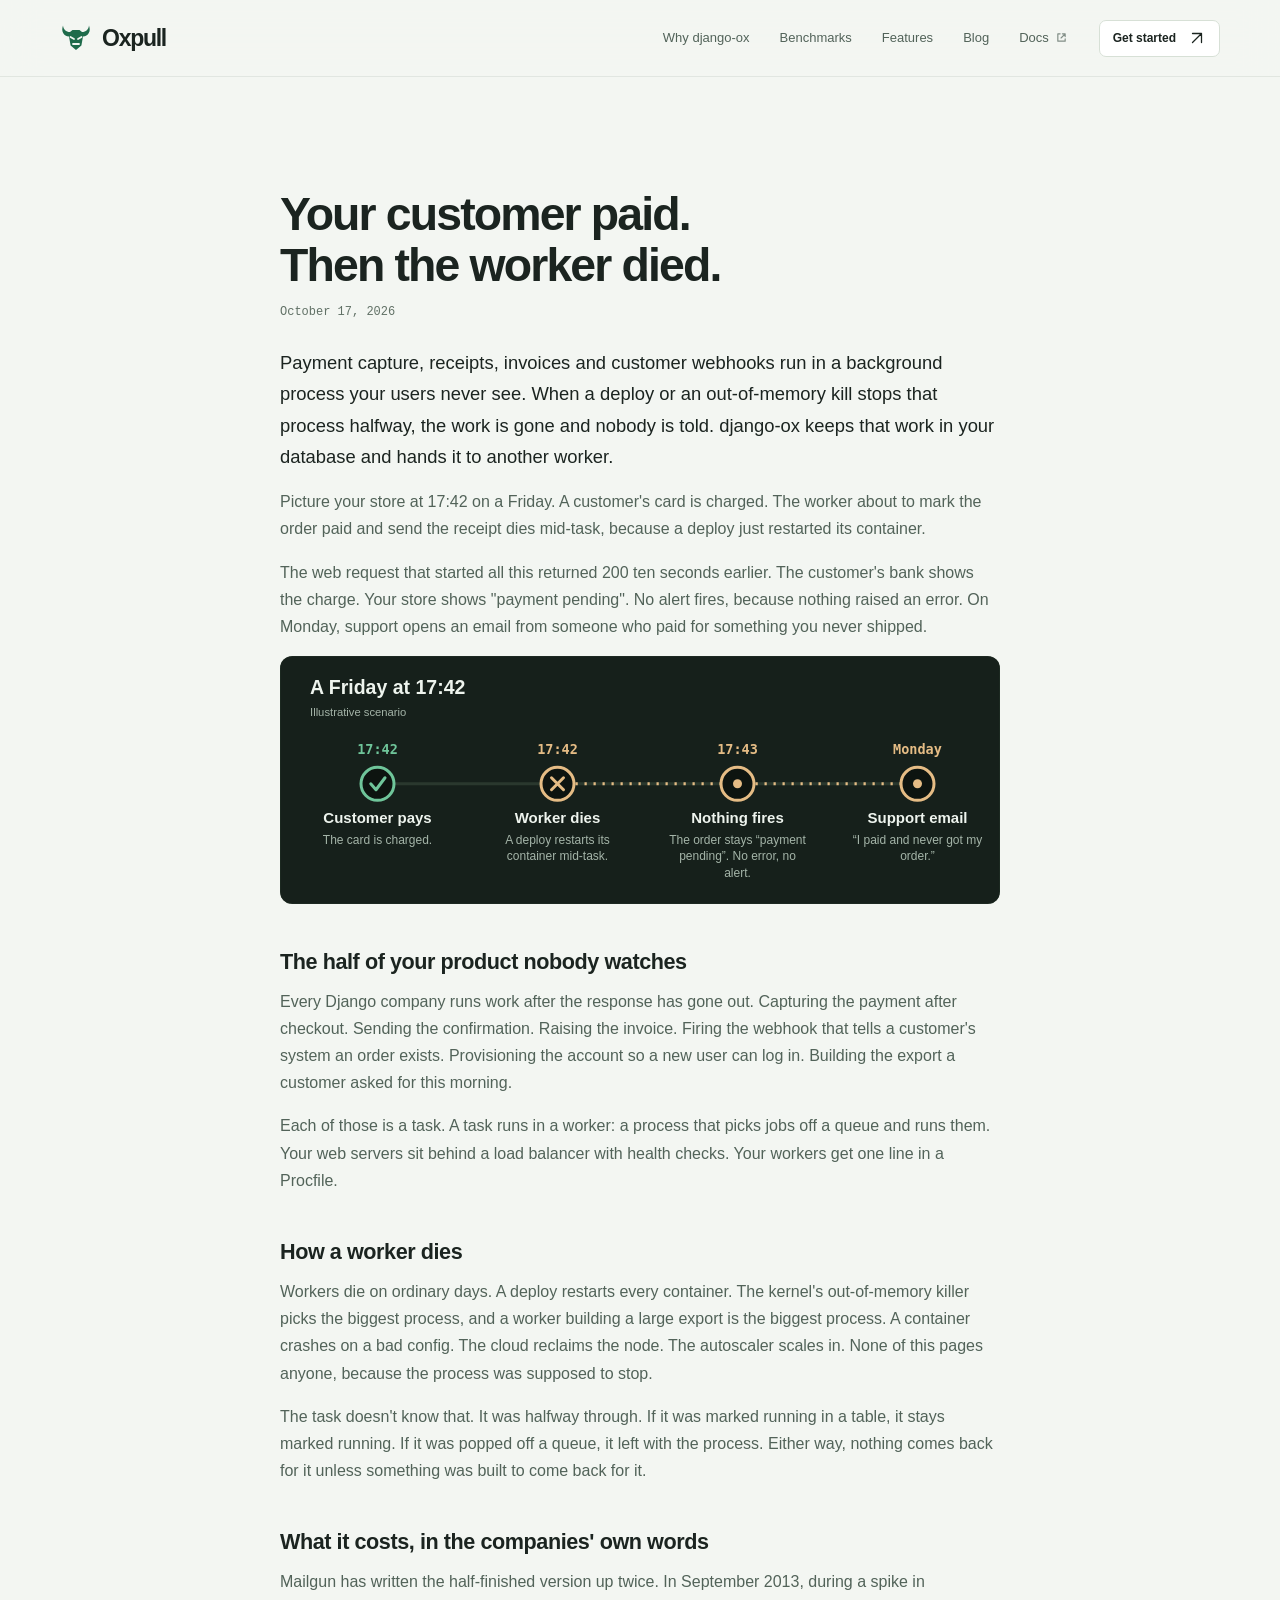
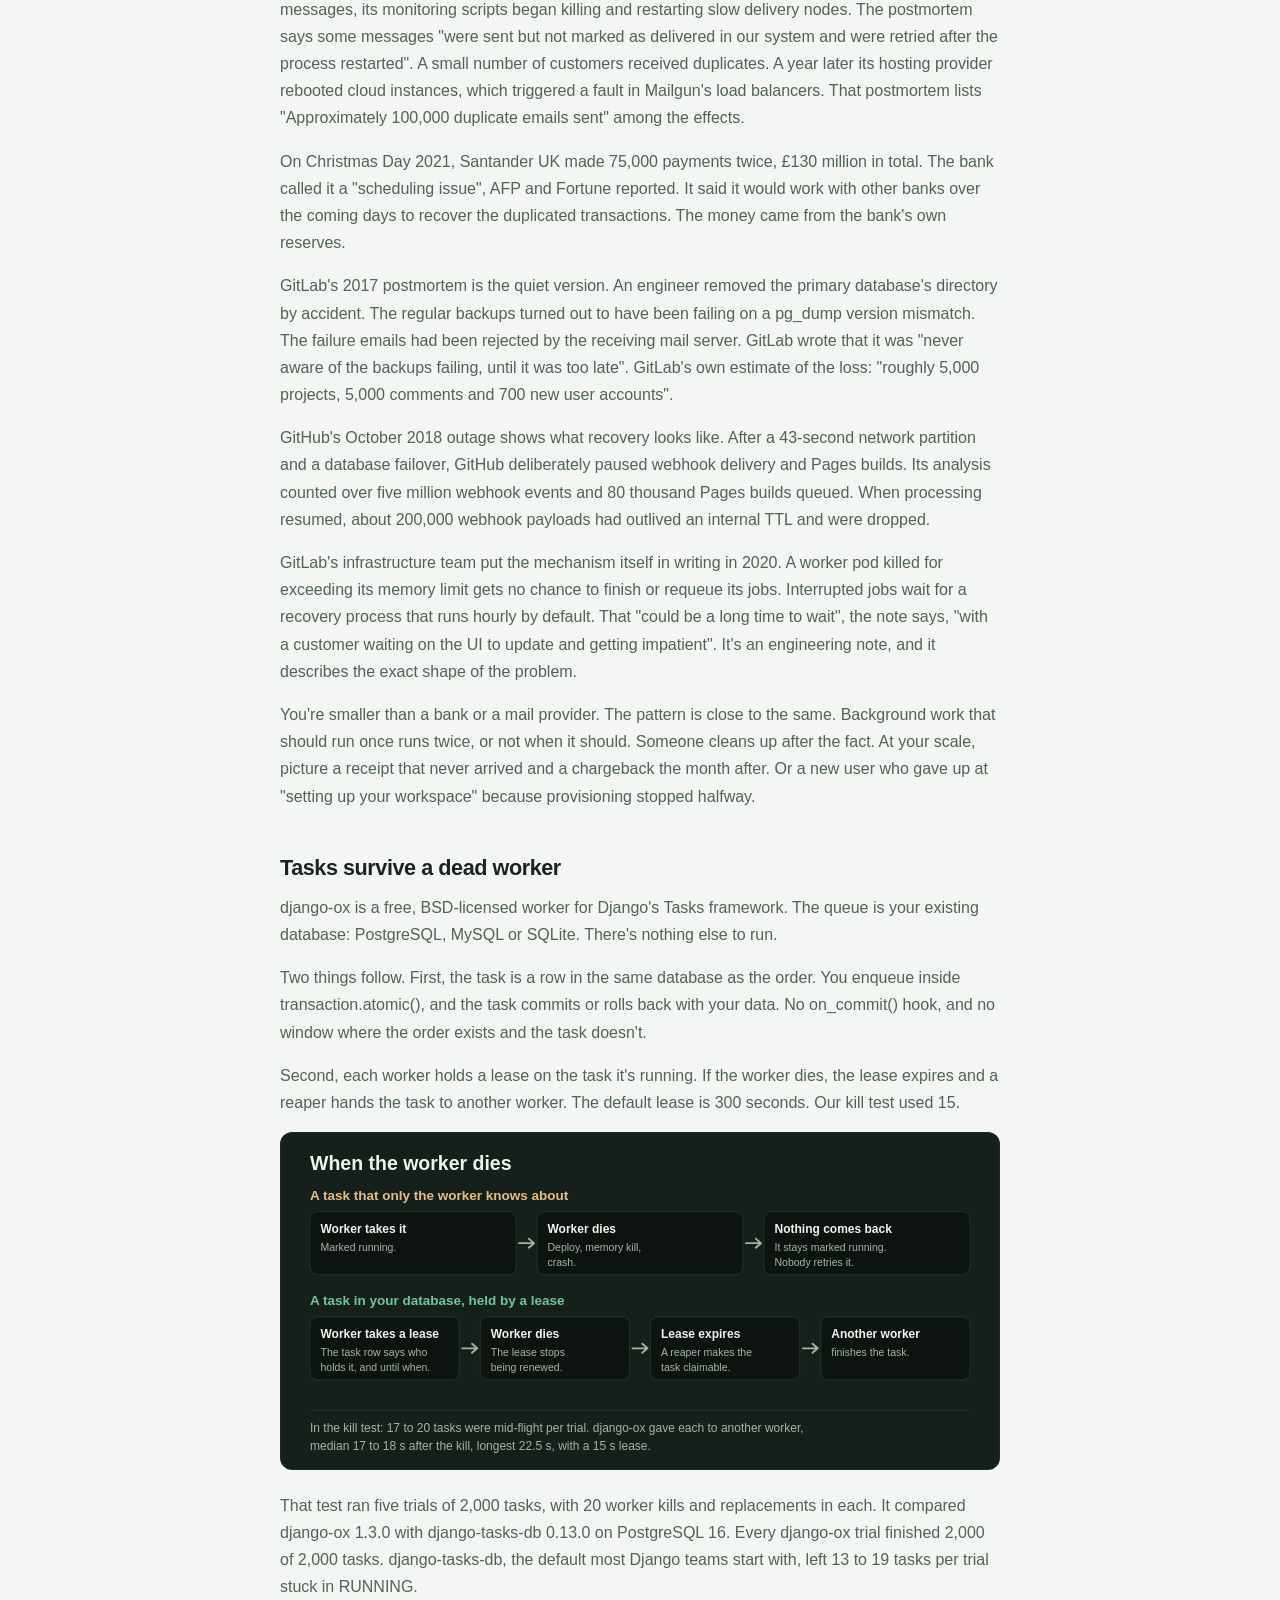
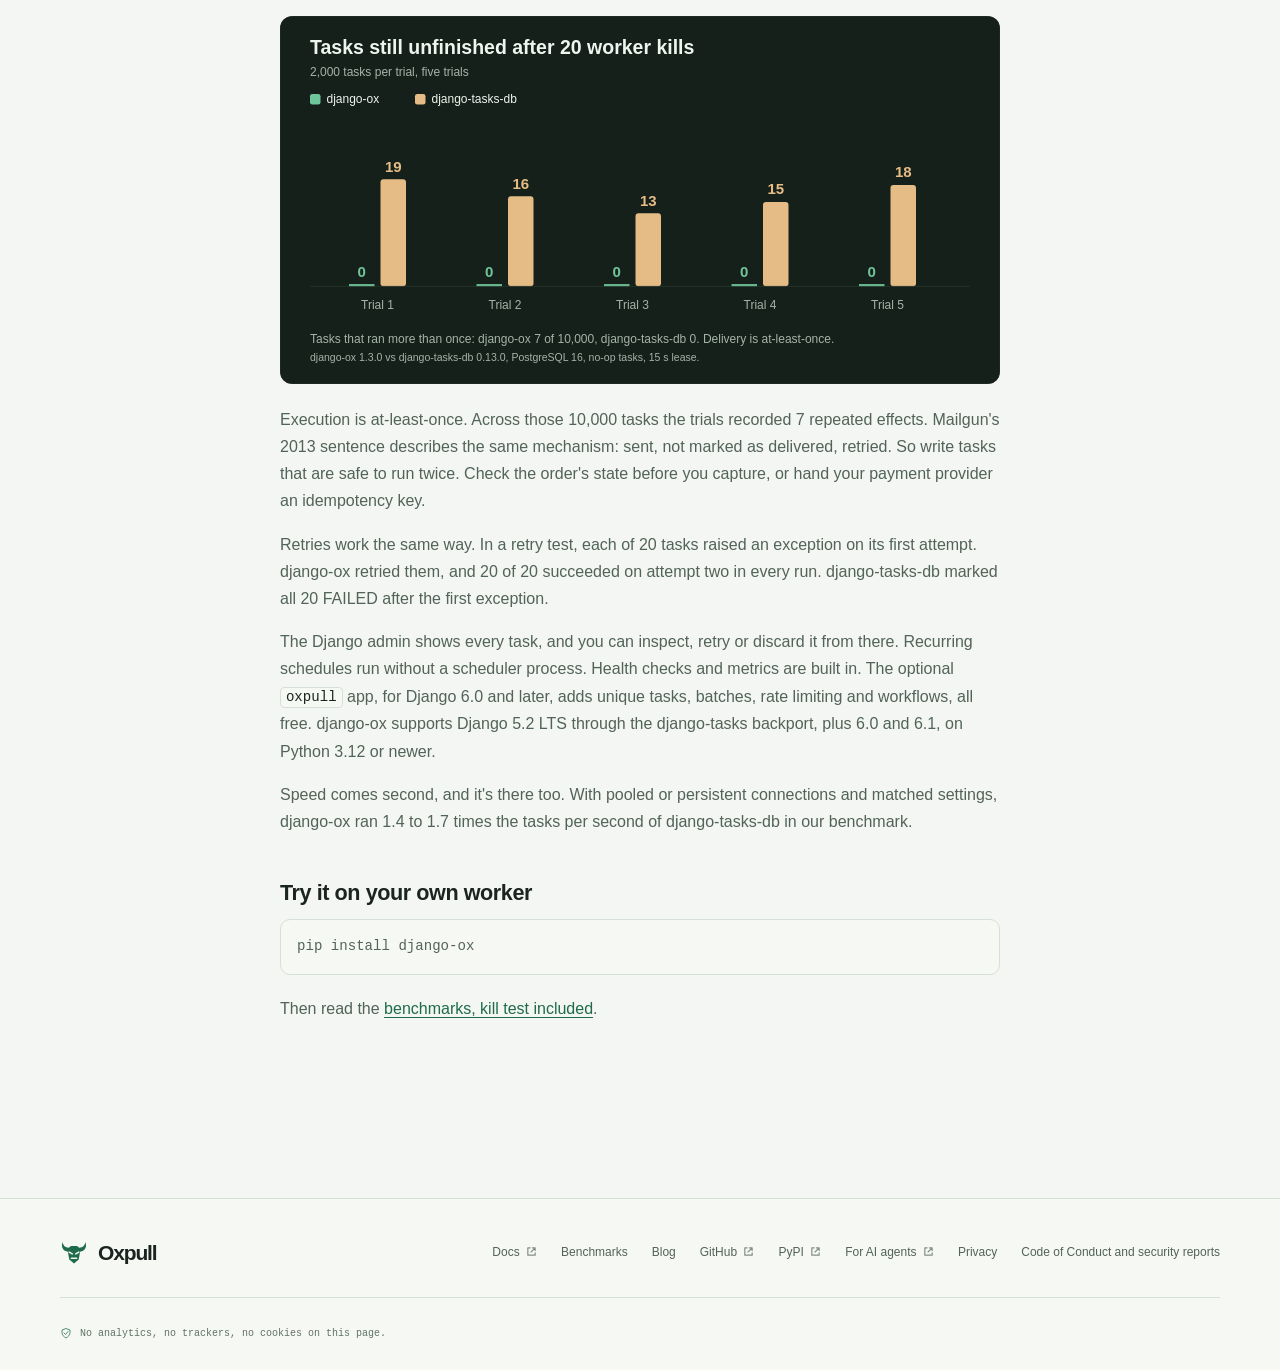
<file: blog/your-customer-paid-then-the-worker-died/index.html>
<!doctype html>
<html lang="en">
<head>
  <meta charset="utf-8">
  <meta name="viewport" content="width=device-width, initial-scale=1">
  <title>Your customer paid. Then the worker died. · Oxpull</title>
  <meta name="description" content="Payment capture, receipts, invoices and customer webhooks run in a background process your users never see. When a deploy or an out-of-memory kill stops that process halfway, the work is gone and nobody is told. django-ox keeps that work in your database and hands it to another worker.">
  <link rel="icon" href="../../../assets/favicon.png">
  <link rel="canonical" href="https://oxpull.com/blog/your-customer-paid-then-the-worker-died/">
  <meta property="og:type" content="article">
  <meta property="og:site_name" content="Oxpull">
  <meta property="og:url" content="https://oxpull.com/blog/your-customer-paid-then-the-worker-died/">
  <meta property="og:title" content="Your customer paid. Then the worker died.">
  <meta property="og:description" content="Payment capture, receipts, invoices and customer webhooks run in a background process your users never see. When a deploy or an out-of-memory kill stops that process halfway, the work is gone and nobody is told. django-ox keeps that work in your database and hands it to another worker.">
  <meta property="og:image" content="https://oxpull.com/assets/social-card.png">
  <meta name="twitter:card" content="summary_large_image">
  <script type="application/ld+json">{"@context": "https://schema.org", "@type": "Article", "headline": "Your customer paid. Then the worker died.", "description": "Payment capture, receipts, invoices and customer webhooks run in a background process your users never see. When a deploy or an out-of-memory kill stops that process halfway, the work is gone and nobody is told. django-ox keeps that work in your database and hands it to another worker.", "datePublished": "2026-10-17", "dateModified": "2026-10-17", "mainEntityOfPage": "https://oxpull.com/blog/your-customer-paid-then-the-worker-died/", "image": "https://oxpull.com/assets/social-card.png", "author": {"@type": "Organization", "name": "Oxpull", "url": "https://oxpull.com/"}, "publisher": {"@type": "Organization", "name": "Oxpull", "url": "https://oxpull.com/"}}</script>  <style>
    /* ===== Tokens and foundation ===== */
    :root {
      color-scheme: dark;
      --bg: #0d1410;
      --panel: #16201b;
      --panel-raised: #1b2820;
      --panel-deep: #101813;
      --ink: #eef4ee;
      --muted: #a4b4a8;
      --subtle: #8ca093;
      --accent: #6fc59a;
      --accent-hover: #8fd8b3;
      --accent-ink: #0c2417;
      --accent-soft: rgba(111, 197, 154, .09);
      --accent-line: rgba(111, 197, 154, .3);
      --warm: #e5bc85;
      --code-purple: #c4ace0;
      --code-blue: #a0c5d6;
      --line: #2a382e;
      --line-soft: rgba(168, 196, 176, .1);
      --grid: rgba(168, 196, 176, .055);
      --glow: rgba(74, 144, 98, .13);
      --nav-bg: rgba(13, 20, 16, .91);
      --shadow: 0 24px 80px rgba(0, 0, 0, .22);
      --font: -apple-system, BlinkMacSystemFont, "Segoe UI", Helvetica, Arial, sans-serif;
      --mono: "SFMono-Regular", Consolas, "Liberation Mono", Menlo, monospace;
      --radius: 16px;
      --max-width: 1160px;
    }

    @media (prefers-color-scheme: light) {
      :root {
        color-scheme: light;
        --bg: #f3f6f2;
        --panel: #ffffff;
        --panel-raised: #edf3ed;
        --panel-deep: #f6f8f4;
        --ink: #1b2420;
        --muted: #526359;
        --subtle: #617166;
        --accent: #1f6b4b;
        --accent-hover: #155339;
        --accent-ink: #ffffff;
        --accent-soft: rgba(31, 107, 75, .065);
        --accent-line: rgba(31, 107, 75, .28);
        --warm: #865a24;
        --code-purple: #78509c;
        --code-blue: #29647d;
        --line: #d7e0d6;
        --line-soft: rgba(35, 72, 47, .09);
        --grid: rgba(35, 72, 47, .06);
        --glow: rgba(90, 161, 111, .13);
        --nav-bg: rgba(243, 246, 242, .92);
        --shadow: 0 24px 70px rgba(35, 61, 41, .075);
      }
    }

    *, *::before, *::after { box-sizing: border-box; }
    html { scroll-behavior: smooth; scroll-padding-top: 100px; }
    body {
      margin: 0;
      background: var(--bg);
      color: var(--ink);
      font-family: var(--font);
      font-size: 16px;
      line-height: 1.6;
      -webkit-font-smoothing: antialiased;
    }
    ::selection { color: var(--accent-ink); background: var(--accent); }
    a { color: inherit; text-decoration: none; }
    button, input, textarea { font: inherit; }
    button, a, input, textarea, summary { -webkit-tap-highlight-color: transparent; }
    button { cursor: pointer; }
    a, button, summary {
      transition: color .18s ease, background .18s ease, border-color .18s ease, transform .18s ease;
    }
    :focus-visible {
      outline: 3px solid var(--accent);
      outline-offset: 5px;
    }
    h1, h2, h3, p { margin: 0; }
    h1, h2, h3 { text-wrap: balance; }
    h2 {
      font-size: clamp(2rem, 3.8vw, 3.25rem);
      line-height: 1.12;
      font-weight: 620;
      letter-spacing: -.045em;
    }
    h3 { font-weight: 600; letter-spacing: -.025em; line-height: 1.3; }
    img, svg { display: block; }
    code, pre { font-family: var(--mono); }
    code { font-size: .88em; }
    p code {
      padding: .1em .35em;
      border: 1px solid var(--line);
      border-radius: 4px;
      background: var(--panel-deep);
      color: var(--ink);
      overflow-wrap: anywhere;
    }
    .container { width: min(var(--max-width), calc(100% - 64px)); margin-inline: auto; }
    .icon { width: 18px; height: 18px; flex: 0 0 auto; }
    .sr-only {
      position: absolute;
      width: 1px;
      height: 1px;
      padding: 0;
      margin: -1px;
      overflow: hidden;
      clip: rect(0, 0, 0, 0);
      white-space: nowrap;
      border: 0;
    }
    .svg-library { position: absolute; width: 0; height: 0; overflow: hidden; }
    .skip-link {
      position: fixed;
      top: 12px;
      left: 16px;
      z-index: 100;
      padding: 10px 16px;
      color: var(--accent-ink);
      background: var(--accent);
      border-radius: 6px;
      transform: translateY(-160%);
    }
    .skip-link:focus { transform: translateY(0); }
    .eyebrow {
      display: flex;
      align-items: center;
      gap: 10px;
      margin-bottom: 20px;
      color: var(--accent);
      font: 11px/1.5 var(--mono);
      letter-spacing: .1em;
      text-transform: uppercase;
    }
    .eyebrow::before { content: ""; width: 20px; height: 1px; background: currentColor; }
    .section { padding-block: 104px; }
    .section-heading {
      display: flex;
      align-items: flex-end;
      justify-content: space-between;
      gap: 40px;
      margin-bottom: 44px;
    }
    .section-heading > p { max-width: 320px; color: var(--muted); font-size: 15px; }
    .button {
      display: inline-flex;
      align-items: center;
      justify-content: center;
      gap: 12px;
      min-height: 46px;
      padding: 11px 19px;
      border: 1px solid var(--line);
      border-radius: 7px;
      font-size: 14px;
      font-weight: 600;
      line-height: 1.4;
      white-space: nowrap;
    }
    .button-primary {
      color: var(--accent-ink);
      background: var(--accent);
      border-color: var(--accent);
      box-shadow: 0 2px 0 rgba(0, 0, 0, .08);
    }
    .button-primary:hover {
      background: var(--accent-hover);
      border-color: var(--accent-hover);
      transform: translateY(-1px);
    }
    .button-secondary { color: var(--ink); background: var(--panel); }
    .button-secondary:hover { background: var(--panel-raised); border-color: var(--subtle); }
    .text-link {
      display: inline-flex;
      align-items: center;
      gap: 8px;
      color: var(--accent);
      font-size: 13px;
      font-weight: 550;
    }
    .text-link:hover { text-decoration: underline; text-underline-offset: 4px; }
    .pill {
      display: inline-flex;
      align-items: center;
      gap: 7px;
      padding: 4px 9px;
      border: 1px solid var(--accent-line);
      border-radius: 5px;
      color: var(--accent);
      background: var(--accent-soft);
      font: 10px/1.5 var(--mono);
      white-space: nowrap;
    }
    .dot { width: 5px; height: 5px; flex: 0 0 auto; border-radius: 50%; background: currentColor; }

    /* ===== Sticky navigation ===== */
    .site-header {
      position: sticky;
      top: 0;
      z-index: 30;
      border-bottom: 1px solid var(--line-soft);
      background: var(--nav-bg);
      backdrop-filter: blur(18px);
      -webkit-backdrop-filter: blur(18px);
    }
    .nav { min-height: 76px; display: flex; align-items: center; justify-content: space-between; gap: 32px; }
    .wordmark { display: inline-flex; align-items: center; gap: 10px; font-size: 23px; font-weight: 720; letter-spacing: -.055em; }
    .brand-icon { width: 32px; height: 32px; color: var(--accent); }
    .nav-links { display: flex; align-items: center; gap: 30px; margin-left: auto; }
    .nav-links > a { color: var(--muted); font-size: 13px; padding-block: 12px; }
    .nav-links > a:hover { color: var(--ink); }
    .nav-cta { min-height: 37px; padding: 8px 13px; font-size: 12px; }

    /* ===== Hero and code illustration ===== */
    .hero { position: relative; padding: 94px 0 78px; isolation: isolate; overflow: hidden; }
    .hero::before {
      content: "";
      position: absolute;
      inset: 0;
      z-index: -2;
      background-image: linear-gradient(var(--grid) 1px, transparent 1px), linear-gradient(90deg, var(--grid) 1px, transparent 1px);
      background-size: 56px 56px;
      mask-image: linear-gradient(to bottom, #000, transparent 90%);
      -webkit-mask-image: linear-gradient(to bottom, #000, transparent 90%);
    }
    .hero::after {
      content: "";
      position: absolute;
      z-index: -1;
      width: 900px;
      height: 700px;
      right: -160px;
      top: -160px;
      background: radial-gradient(ellipse, var(--glow), transparent 66%);
      pointer-events: none;
    }
    .hero-grid { display: grid; grid-template-columns: 1.02fr 1fr; gap: 48px; align-items: center; }
    .release {
      display: inline-flex;
      align-items: center;
      gap: 10px;
      padding: 5px 10px 5px 6px;
      margin-bottom: 30px;
      border: 1px solid var(--line);
      border-radius: 6px;
      background: var(--panel-deep);
      color: var(--muted);
      font: 10px/1.5 var(--mono);
    }
    .release-version { color: var(--accent); background: var(--accent-soft); padding: 2px 6px; border-radius: 3px; }
    .release .icon { width: 12px; height: 12px; }
    h1 { max-width: 580px; font-size: clamp(3.5rem, 6.1vw, 5.35rem); font-weight: 620; letter-spacing: -.064em; line-height: 1.025; }
    h1 span { color: var(--accent); }
    .hero-description { max-width: 415px; margin-top: 25px; color: var(--muted); font-size: 18px; line-height: 1.65; }
    .hero-actions { display: flex; flex-wrap: wrap; gap: 12px; margin-top: 30px; }
    .hero-footnote { display: flex; align-items: center; flex-wrap: wrap; gap: 10px; margin-top: 24px; color: var(--subtle); font: 11px/1.6 var(--mono); }
    .hero-footnote .separator { width: 3px; height: 3px; background: var(--subtle); border-radius: 50%; }
    .code-stage { min-width: 0; padding-top: 30px; }
    .code-card { overflow: hidden; border: 1px solid var(--accent-line); border-radius: 12px; background: var(--panel-deep); box-shadow: var(--shadow); }
    .code-toolbar { display: flex; align-items: center; justify-content: space-between; gap: 12px; min-height: 51px; padding: 0 18px; border-bottom: 1px solid var(--line); background: var(--panel); }
    .file-label { display: flex; align-items: center; gap: 9px; color: var(--muted); font: 11px/1.4 var(--mono); }
    .file-label .icon { width: 14px; height: 14px; color: var(--accent); }
    .file-type { color: var(--subtle); font: 10px/1.4 var(--mono); }
    .code-card pre { margin: 0; padding: 26px 19px 27px; overflow-x: auto; font-size: 12px; line-height: 2; tab-size: 4; }
    .code-card pre code { font-size: inherit; }
    .syntax-keyword { color: var(--code-purple); }
    .syntax-function { color: var(--code-blue); }
    .syntax-type { color: var(--warm); }
    .syntax-comment { color: var(--subtle); }
    .transaction-preview { padding: 19px; border-top: 1px solid var(--line); background: var(--panel); }
    .preview-heading { display: flex; justify-content: space-between; align-items: center; gap: 10px; margin-bottom: 17px; }
    .preview-label { color: var(--subtle); font: 10px/1.5 var(--mono); letter-spacing: .045em; text-transform: uppercase; }
    .db-rows { position: relative; display: grid; gap: 8px; margin-left: 7px; padding-left: 17px; border-left: 1px solid var(--accent); }
    .db-rows::before, .db-rows::after { content: ""; position: absolute; left: 0; width: 7px; height: 1px; background: var(--accent); }
    .db-rows::before { top: 0; }
    .db-rows::after { bottom: 0; }
    .db-row { display: flex; align-items: center; gap: 9px; padding: 11px 12px; border: 1px solid var(--line); border-radius: 5px; background: var(--panel-deep); font: 11px/1.5 var(--mono); }
    .db-row .icon { width: 14px; height: 14px; color: var(--subtle); }
    .db-row .row-data { margin-left: auto; color: var(--subtle); font-size: 10px; }
    .row-check { color: var(--accent); display: flex; }
    .db-row .row-check .icon { color: var(--accent); }
    .transaction-caption { margin: 13px 0 0 24px; color: var(--muted); font: 10px/1.6 var(--mono); }
    .code-caption { display: flex; align-items: center; justify-content: center; gap: 8px; margin-top: 17px; color: var(--subtle); font: 10px/1.5 var(--mono); }
    .code-caption .icon { width: 13px; height: 13px; color: var(--accent); }

    /* ===== Proof strip ===== */
    .proof { padding-bottom: 36px; }
    .proof-topline { display: flex; align-items: center; justify-content: space-between; gap: 20px; padding-bottom: 20px; }
    .proof-topline .eyebrow { margin: 0; color: var(--subtle); font-size: 10px; }
    .proof-grid { display: grid; grid-template-columns: 1.1fr 1fr .9fr; padding: 31px 0; border-block: 1px solid var(--line); }
    .metric { padding: 0 30px; }
    .metric:first-child { padding-left: 0; }
    .metric + .metric { border-left: 1px solid var(--line); }
    .metric-number { color: var(--ink); font-size: clamp(1.8rem, 3vw, 2.65rem); font-weight: 570; line-height: 1.2; letter-spacing: -.05em; font-variant-numeric: tabular-nums; white-space: nowrap; }
    .metric-number small { font-size: .47em; font-weight: 400; letter-spacing: -.015em; color: var(--muted); }
    .metric-number .highlight { color: var(--accent); }
    .metric-label { max-width: 280px; margin-top: 10px; color: var(--muted); font-size: 12px; line-height: 1.7; }
    .method-note { margin-top: 15px; color: var(--subtle); font: 10px/1.8 var(--mono); max-width: 880px; }

    /* ===== Three value blocks ===== */
    .features { border-bottom: 1px solid var(--line-soft); }
    .feature-grid { display: grid; grid-template-columns: repeat(3, 1fr); gap: 18px; }
    .feature-card { min-width: 0; overflow: hidden; border: 1px solid var(--line); border-radius: var(--radius); background: var(--panel); }
    .feature-visual {
      position: relative;
      display: flex;
      align-items: center;
      justify-content: center;
      height: 190px;
      padding: 25px;
      border-bottom: 1px solid var(--line);
      background: radial-gradient(ellipse at 50% 70%, var(--accent-soft), transparent 75%), var(--panel-deep);
    }
    .visual-label { position: absolute; top: 15px; left: 19px; color: var(--subtle); font: 9px/1.5 var(--mono); letter-spacing: .08em; text-transform: uppercase; }
    .feature-body { padding: 25px 24px 28px; }
    .feature-index { margin-bottom: 12px; color: var(--accent); font: 10px/1.5 var(--mono); }
    .feature-body h3 { font-size: 20px; margin-bottom: 14px; }
    .feature-body p { color: var(--muted); font-size: 13px; line-height: 1.85; }
    .feature-body ul { display: grid; align-content: start; gap: 12px; list-style: none; margin: 0; padding: 18px 0 0; border-top: 1px solid var(--line); }
    .feature-body li { display: flex; align-items: center; gap: 11px; min-height: 22px; color: var(--muted); font-size: 13px; }
    .feature-body li::before {
      content: "";
      flex: none;
      width: 16px;
      height: 16px;
      background: var(--accent);
      -webkit-mask: url("data:image/svg+xml,%3Csvg xmlns='http://www.w3.org/2000/svg' viewBox='0 0 24 24'%3E%3Cpath d='M5 12L10 17L19 7' fill='none' stroke='%23000' stroke-width='1.8' stroke-linecap='round' stroke-linejoin='round'/%3E%3C/svg%3E") center / contain no-repeat;
      mask: url("data:image/svg+xml,%3Csvg xmlns='http://www.w3.org/2000/svg' viewBox='0 0 24 24'%3E%3Cpath d='M5 12L10 17L19 7' fill='none' stroke='%23000' stroke-width='1.8' stroke-linecap='round' stroke-linejoin='round'/%3E%3C/svg%3E") center / contain no-repeat;
    }
    .feature-body ul + p { margin-top: 18px; }
    .feature-body a { color: var(--accent); text-decoration: underline; text-underline-offset: 3px; }
    .feature-body a:hover { color: var(--accent-hover); }
    .architecture { display: flex; align-items: center; justify-content: center; width: 100%; padding-top: 15px; }
    .architecture-node { display: flex; align-items: center; flex-direction: column; gap: 9px; min-width: 92px; color: var(--muted); font: 10px/1.4 var(--mono); }
    .node-icon { display: grid; place-items: center; width: 57px; height: 57px; border: 1px solid var(--accent-line); border-radius: 10px; background: var(--panel); color: var(--accent); box-shadow: 0 6px 20px rgba(0, 0, 0, .04); }
    .node-icon .icon { width: 24px; height: 24px; }
    .connection { position: relative; height: 1px; flex: 1; max-width: 75px; min-width: 25px; margin-bottom: 23px; background: var(--accent-line); }
    .connection::after { position: absolute; content: ""; top: -3px; left: calc(50% - 3px); width: 7px; height: 7px; background: var(--accent); border: 2px solid var(--panel-deep); border-radius: 50%; }
    .recovery { width: 100%; max-width: 260px; padding-top: 18px; }
    .recovery-top { display: flex; align-items: center; gap: 13px; }
    .queue-stack { display: flex; gap: 5px; padding: 10px; border: 1px solid var(--accent-line); border-radius: 7px; background: var(--panel); }
    .task-tile { width: 15px; height: 23px; border: 1px solid var(--accent-line); border-radius: 3px; background: var(--accent-soft); }
    .task-tile:first-child { background: var(--accent); }
    .recovery-arrow { color: var(--subtle); flex: 1; }
    .stopped-worker { padding: 12px 10px; border: 1px dashed var(--subtle); border-radius: 6px; color: var(--muted); font: 10px/1.6 var(--mono); white-space: nowrap; }
    .stopped-worker span { color: var(--warm); }
    .return-path { position: relative; height: 26px; margin: 6px 39px 0; border: 1px solid var(--accent-line); border-top: 0; border-radius: 0 0 8px 8px; }
    .return-path::before { content: ""; position: absolute; top: -1px; left: -4px; width: 7px; height: 7px; border-top: 1px solid var(--accent); border-left: 1px solid var(--accent); transform: rotate(45deg); }
    .return-label { width: max-content; margin: -8px auto 0; padding: 0 8px; position: relative; background: var(--panel-deep); color: var(--accent); font: 9px/1.5 var(--mono); }
    .atomic-diagram { width: 100%; max-width: 255px; padding-top: 18px; }
    .atomic-diagram .db-row { padding: 8px 10px; font-size: 10px; }
    .atomic-diagram .db-row .row-data { color: var(--accent); font-size: 9px; }
    .atomic-diagram .transaction-caption { text-align: center; color: var(--accent); font-size: 9px; margin-top: 10px; }

    /* ===== Comparison and benchmark ===== */
    .evidence { border-bottom: 1px solid var(--line-soft); }
    .evidence-grid { display: grid; grid-template-columns: 1fr; gap: 22px; align-items: stretch; }
    .data-panel { min-width: 0; border: 1px solid var(--line); border-radius: var(--radius); background: var(--panel); overflow: hidden; }
    .panel-heading { padding: 26px 26px 22px; }
    .panel-heading h3 { font-size: 19px; }
    .panel-heading p { margin-top: 7px; color: var(--subtle); font-size: 12px; }
    .comparison-scroll { overflow-x: auto; }
    .comparison { width: calc(100% - 36px); margin: 0 18px; border-collapse: collapse; font-size: 12px; }
    .comparison th, .comparison td { padding: 19px 10px; border-bottom: 1px solid var(--line); text-align: center; }
    .comparison thead th { padding-top: 15px; padding-bottom: 16px; color: var(--muted); font: 10px/1.6 var(--mono); vertical-align: bottom; }
    .comparison th:first-child { text-align: left; padding-left: 8px; width: 45%; }
    .comparison tbody th { font-weight: 450; color: var(--muted); line-height: 1.6; }
    .comparison .our-column { background: var(--accent-soft); }
    .comparison thead .our-column { border-top: 1px solid var(--accent-line); color: var(--accent); }
    .comparison th .table-subtitle { display: block; font-size: 9px; margin-top: 2px; color: var(--subtle); }
    .comparison .status { display: inline-flex; align-items: center; justify-content: center; width: 23px; height: 23px; }
    .status.yes { border-radius: 50%; background: var(--accent-soft); color: var(--accent); }
    .status.no { color: var(--subtle); }
    .status .icon { width: 14px; height: 14px; }
    .comparison tbody tr:last-child th, .comparison tbody tr:last-child td { border-bottom: none; }
    .panel-note { margin: 0; padding: 19px 26px 23px; border-top: 1px solid var(--line); color: var(--subtle); font: 10px/1.7 var(--mono); }
    .chart-legend { display: flex; flex-wrap: wrap; align-items: center; gap: 16px; margin: 0 26px 24px; color: var(--muted); font: 10px/1.5 var(--mono); }
    .legend-item { display: flex; align-items: center; gap: 6px; }
    .legend-swatch { width: 8px; height: 8px; border-radius: 2px; background: var(--accent); }
    .legend-swatch.baseline { background: var(--subtle); opacity: .65; }
    .chart { padding: 0 26px 26px; }
    .bar-group + .bar-group { margin-top: 21px; }
    .bar-group-heading { display: flex; justify-content: space-between; align-items: baseline; gap: 12px; margin-bottom: 8px; color: var(--muted); font: 10px/1.5 var(--mono); }
    .bar-group-heading strong { font-weight: 400; color: var(--ink); }
    h4.bar-group-heading { margin-top: 0; }
    .bar-pair { display: grid; gap: 6px; }
    .bar-row { display: grid; grid-template-columns: 1fr 42px; align-items: center; gap: 11px; }
    .bar-track { height: 10px; border-radius: 2px; background: var(--line-soft); }
    .bar { height: 100%; border-radius: 2px; background: var(--accent); }
    .bar.baseline { background: var(--subtle); opacity: .55; }
    .bar-value { text-align: right; color: var(--accent); font: 10px/1 var(--mono); font-variant-numeric: tabular-nums; }
    .bar-row.baseline .bar-value { color: var(--muted); }
    .w-3358 { width: 83.95%; }
    .w-1989 { width: 49.73%; }
    .w-3289 { width: 82.23%; }
    .w-1952 { width: 48.80%; }
    .chart-scale { display: flex; justify-content: space-between; margin: 17px 53px 0 0; padding-top: 8px; border-top: 1px solid var(--line); color: var(--subtle); font: 9px/1.5 var(--mono); }
    .panel-source { display: flex; flex-direction: column; align-items: flex-start; gap: 12px; margin: 0; padding: 0 26px 23px; }
    .panel-source p { margin: 0; color: var(--subtle); font-size: 11px; }

    /* ===== FAQ ===== */
    .faq-section { padding-top: 6px; padding-bottom: 104px; }
    .faq-layout { display: grid; grid-template-columns: .72fr 1.28fr; gap: 88px; padding-top: 74px; border-top: 1px solid var(--line); }
    .faq-heading h2 { font-size: clamp(2rem, 3vw, 2.6rem); }
    .faq-heading > p { max-width: 260px; margin-top: 18px; color: var(--muted); font-size: 14px; }
    .faq-heading .text-link { margin-top: 18px; }
    .faq-list { border-top: 1px solid var(--line); }
    details { border-bottom: 1px solid var(--line); }
    summary { position: relative; list-style: none; cursor: pointer; padding: 21px 36px 21px 0; font-size: 14px; font-weight: 500; line-height: 1.55; }
    summary::-webkit-details-marker { display: none; }
    summary::before, summary::after { content: ""; position: absolute; right: 5px; top: 31px; width: 11px; height: 1px; background: var(--subtle); }
    summary::after { transform: rotate(90deg); }
    details[open] summary::after { transform: rotate(0); }
    details[open] summary { color: var(--accent); }
    summary:hover { color: var(--accent); }
    details p { max-width: 540px; padding: 0 30px 22px 0; color: var(--muted); font-size: 13px; line-height: 1.85; }
    details p a { color: var(--accent); text-decoration: underline; text-underline-offset: 3px; }

    /* ===== Footer ===== */
    .site-footer { border-top: 1px solid var(--line); padding: 37px 0 28px; background: var(--panel-deep); }
    .footer-top { display: flex; align-items: center; justify-content: space-between; gap: 28px; }
    .footer-top .wordmark { font-size: 21px; }
    .footer-top .brand-icon { width: 28px; height: 28px; }
    .footer-links { display: flex; flex-wrap: wrap; gap: 12px 24px; }
    .footer-links a { color: var(--muted); font-size: 12px; }
    .footer-links a:hover { color: var(--accent); }
    .footer-bottom { display: flex; justify-content: space-between; gap: 20px; padding-top: 27px; margin-top: 27px; border-top: 1px solid var(--line); color: var(--subtle); font: 10px/1.7 var(--mono); }
    .footer-privacy { display: flex; align-items: center; gap: 8px; }
    .footer-privacy .icon { width: 12px; height: 12px; color: var(--accent); }

    /* ===== Responsive behavior ===== */
    @media (min-width: 1280px) {
      .hero-grid { gap: 62px; }
      .code-card pre { font-size: 12.5px; }
    }
    @media (max-width: 1050px) {
      .hero-grid { gap: 30px; }
      h1 { font-size: clamp(3.2rem, 6vw, 4.3rem); }
      .code-card pre { font-size: 11px; padding-inline: 15px; }
      .feature-body { padding-inline: 20px; }
      .feature-body h3 { font-size: 18px; }
      .feature-visual { padding-inline: 18px; }
      .architecture-node { min-width: 76px; font-size: 9px; }
      .faq-layout { gap: 50px; }
    }
    @media (max-width: 850px) {
      .hero { padding-top: 64px; padding-bottom: 55px; }
      .hero-grid { grid-template-columns: 1fr; gap: 28px; }
      .hero-copy { max-width: 620px; }
      h1 { font-size: clamp(3.7rem, 9vw, 5.4rem); max-width: 680px; }
      .hero-description { max-width: 500px; }
      .code-stage { width: 100%; max-width: 620px; padding-top: 10px; }
      .code-card pre { font-size: 13px; padding: 24px; }
      .section { padding-block: 76px; }
      .section-heading { align-items: flex-start; flex-direction: column; gap: 20px; }
      .section-heading > p { max-width: 490px; }
      .feature-grid { grid-template-columns: 1fr; }
      .feature-card { display: grid; grid-template-columns: .8fr 1.2fr; }
      .feature-visual { height: 100%; min-height: 215px; border-bottom: none; border-right: 1px solid var(--line); }
      .feature-body { padding: 25px; }
      .feature-body h3 { font-size: 20px; }
      .comparison th:first-child { width: 50%; }
      .chart { padding-bottom: 25px; }
      .bar-group + .bar-group { margin-top: 24px; }
      .faq-layout { grid-template-columns: 1fr; gap: 35px; }
      .faq-heading > p { max-width: none; }
      .footer-top { align-items: flex-start; }
      .footer-links { justify-content: flex-end; }
    }
    @media (max-width: 600px) {
      html { scroll-padding-top: 84px; }
      .container { width: calc(100% - 40px); }
      .nav { min-height: 66px; gap: 17px; }
      .wordmark { font-size: 22px; gap: 8px; }
      .brand-icon { width: 29px; height: 29px; }
      .nav-links { gap: 18px; }
      .nav-links .nav-section-link { display: none; }
      .nav-links > a { font-size: 12px; }
      .nav-cta { min-height: 36px; font-size: 11px; padding: 8px 10px; }
      .nav-cta .icon { width: 13px; height: 13px; }
      .hero { padding-top: 43px; }
      .release { margin-bottom: 25px; font-size: 9px; }
      h1 { font-size: clamp(3.3rem, 13.3vw, 4.6rem); }
      .hero-description { font-size: 16px; margin-top: 21px; }
      .hero-actions { margin-top: 25px; gap: 9px; }
      .hero-actions .button { padding-inline: 14px; font-size: 13px; }
      .hero-footnote { font-size: 10px; gap: 8px; }
      .code-card pre { padding: 20px 14px; font-size: 10.5px; line-height: 2.1; }
      .code-toolbar { padding-inline: 14px; }
      .transaction-preview { padding: 16px 13px; }
      .db-row { font-size: 10px; padding: 9px; }
      .db-row .row-data { font-size: 9px; }
      .transaction-caption { font-size: 9px; }
      .proof { padding-bottom: 0; }
      .proof-topline { align-items: flex-start; }
      .proof-topline .eyebrow { max-width: 180px; font-size: 9px; }
      .proof-topline .text-link { font-size: 11px; white-space: nowrap; }
      .proof-topline .text-link .icon { width: 14px; height: 14px; }
      .proof-grid { grid-template-columns: 1fr; padding: 0; }
      .metric, .metric:first-child { padding: 23px 0; display: grid; grid-template-columns: 1fr 1fr; gap: 16px; align-items: center; }
      .metric + .metric { border-left: none; border-top: 1px solid var(--line); }
      .metric-number { font-size: 26px; }
      .metric-number small { font-size: .43em; }
      .metric-label { margin: 0; font-size: 11px; }
      .method-note { font-size: 9px; }
      .section { padding-block: 65px; }
      .eyebrow { font-size: 10px; margin-bottom: 15px; }
      .section-heading { margin-bottom: 30px; }
      h2 { font-size: 33px; }
      .feature-card { display: block; }
      .feature-visual { min-height: 0; height: 177px; border-right: none; border-bottom: 1px solid var(--line); }
      .architecture { max-width: 275px; }
      .architecture-node { min-width: 92px; font-size: 10px; }
      .feature-body { padding: 23px; }
      .feature-body h3 { font-size: 21px; }
      .panel-heading { padding: 23px 20px 20px; }
      .comparison { width: calc(100% - 20px); margin-inline: 10px; font-size: 11px; }
      .comparison th, .comparison td { padding-inline: 6px; }
      .comparison th:first-child { width: 43%; }
      .comparison thead th { font-size: 9px; }
      .panel-note { padding-inline: 20px; font-size: 9px; }
      .panel-source { padding-inline: 20px; }
      .chart-legend { margin-inline: 20px; font-size: 9px; gap: 12px; }
      .chart { padding-inline: 20px; }
      .bar-group-heading { font-size: 9px; }
      .faq-section { padding-top: 0; padding-bottom: 65px; }
      .faq-layout { padding-top: 55px; }
      .footer-top { flex-direction: column; gap: 25px; }
      .footer-links { justify-content: flex-start; gap: 14px 22px; }
      .footer-bottom { flex-direction: column; gap: 12px; font-size: 9px; }
    }
    @media (prefers-reduced-motion: reduce) {
      html { scroll-behavior: auto; }
      *, *::before, *::after { animation: none !important; transition: none !important; }
      .button-primary:hover { transform: none; }
    }
    .ext { display: inline-block; margin-left: 0.25em; vertical-align: -1px; opacity: 0.7; }

    .release {
      max-width: 100%;
      flex-wrap: wrap;
    }

    .release-version {
      white-space: nowrap;
    }

    .release-update {
      padding-block: 56px;
      scroll-margin-top: 96px;
    }

    .release-update .feature-grid {
      grid-template-columns: repeat(4, 1fr);
    }

    .release-update .feature-card,
    .project-features .feature-card {
      display: block;
      min-width: 0;
    }

    .project-features .feature-grid {
      grid-template-columns: repeat(2, 1fr);
    }

    .release-update .feature-body {
      height: 100%;
    }

    .release-update .feature-body p {
      overflow-wrap: anywhere;
    }

    .release-progress {
      margin-top: 24px;
      padding: 24px;
    }

    .release-progress h3 {
      margin: 0 0 12px;
    }

    .release-progress p {
      margin: 8px 0 0;
      color: var(--muted);
    }

    .release-progress strong {
      color: var(--ink);
      font-weight: 600;
    }

    .release-progress .release-recognition {
      margin-top: 16px;
      padding-top: 16px;
      border-top: 1px solid var(--line);
      font-size: 13px;
    }

    .release-actions {
      display: flex;
      align-items: center;
      flex-wrap: wrap;
      gap: 16px 24px;
      margin-top: 24px;
    }

    .release:focus-visible,
    .release-actions a:focus-visible {
      outline: 2px solid var(--accent);
      outline-offset: 4px;
    }

    @media (max-width: 850px) {
      .release-update .feature-grid {
        grid-template-columns: repeat(2, 1fr);
      }
    }

    @media (max-width: 600px) {
      .release-update {
        padding-block: 40px;
      }

      .release-update .feature-grid,
      .project-features .feature-grid {
        grid-template-columns: 1fr;
      }

      .release-progress {
        padding: 20px;
      }

      .release-actions {
        flex-direction: column;
        align-items: flex-start;
      }

      .release-actions .button {
        width: 100%;
        white-space: normal;
        text-align: center;
      }
    }
  </style>
  <style>
main.blog{padding-block:clamp(40px,7vw,88px)}
.legal{max-width:720px;margin:0 auto;padding:24px 0 72px}
.legal p,.legal li{color:var(--muted);line-height:1.7}
.legal p{margin:0 0 16px}
.legal ul{padding-left:20px}
.legal li{margin:0 0 8px}
.legal strong{color:var(--ink);font-weight:600}
.legal pre{background:var(--panel-deep);border:1px solid var(--line);border-radius:10px;padding:14px 16px;overflow-x:auto}
.legal pre code{color:var(--muted);border:0;padding:0;background:none}
.legal h1{margin:0 0 14px}
.bloghead{max-width:var(--max-width);margin:0 auto 36px}
.bloghead h1{font-size:2.2rem;letter-spacing:-.04em;margin:0 0 10px}
.bloghead p{color:var(--muted);font-size:1.15rem}
.cards{display:grid;grid-template-columns:repeat(3,1fr);gap:24px;list-style:none;margin:0;padding:0}
.card{display:flex;flex-direction:column;height:100%;padding:20px;border:1px solid var(--line);border-radius:14px;background:var(--panel);transition:border-color .15s}
.card:hover{border-color:var(--accent-line)}
.card .thumb{aspect-ratio:16/9;border-radius:10px;overflow:hidden;background:var(--panel-deep);margin-bottom:18px;border:1px solid var(--line-soft)}
.card .thumb img{width:100%;height:100%;object-fit:contain;display:block}
.card .tag{align-self:flex-start;padding:3px 9px;border-radius:6px;background:var(--accent-soft);color:var(--accent);font-size:12px;margin-bottom:12px}
.card h2{font-size:1.05rem;line-height:1.4;margin:0 0 10px;letter-spacing:-.01em}
.card p{color:var(--muted);font-size:.93rem;line-height:1.6;margin:0 0 14px;display:-webkit-box;-webkit-line-clamp:3;-webkit-box-orient:vertical;overflow:hidden}
.card .when{margin-top:auto;color:var(--subtle);font:12px var(--mono)}
@media (max-width:960px){.cards{grid-template-columns:repeat(2,1fr)}}
@media (max-width:620px){.cards{grid-template-columns:1fr}}
.legal h1{font-size:clamp(2rem,5vw,2.9rem);line-height:1.1;letter-spacing:-.04em;text-wrap:balance}
.legal .meta{color:var(--subtle);font:12px var(--mono);margin:0 0 28px}
.legal .lede{font-size:1.15rem;color:var(--ink)}
.legal h3{font-size:1.35rem;margin:44px 0 12px;letter-spacing:-.02em;color:var(--ink)}
.legal img{width:100%;height:auto;border-radius:12px;margin:8px 0 22px}
.legal a{color:var(--accent);text-decoration:underline;text-underline-offset:3px}
.legal table{width:100%;border-collapse:collapse;margin:0 0 20px;font-size:.92rem}
.legal th,.legal td{padding:8px 10px;border-bottom:1px solid var(--line);text-align:left;color:var(--muted)}
.legal th{color:var(--ink)}
.legal .tablewrap{overflow-x:auto}
.legal pre{margin:0 0 20px}
.legal ul{margin:0 0 18px}
.posts{list-style:none;padding:0}.posts li{margin:0 0 28px}.posts a{font-size:1.25rem;font-weight:620;color:var(--ink);text-decoration:none}.posts a:hover{color:var(--accent)}.posts p{margin:6px 0 0}
</style>
</head>
<body>
  <svg class="svg-library" xmlns="http://www.w3.org/2000/svg" aria-hidden="true">
    <defs>
      <symbol id="ox-mark" viewBox="0 0 32 32">
        <path d="M10 10C6 10 3.5 7.5 3 3.5C.8 9.5 3.7 14 9 14.5L10.6 23.4L16 28L21.4 23.4L23 14.5C28.3 14 31.2 9.5 29 3.5C28.5 7.5 26 10 22 10L19.5 8H12.5Z" fill="currentColor"/>
        <path d="M10.5 15L14 17M21.5 15L18 17M13 22H19" fill="none" stroke="var(--bg)" stroke-width="1.8" stroke-linecap="round"/>
      </symbol>
      <symbol id="arrow-right" viewBox="0 0 24 24">
        <path d="M5 12H19M13 6L19 12L13 18" fill="none" stroke="currentColor" stroke-width="1.7" stroke-linecap="round" stroke-linejoin="round"/>
      </symbol>
      <symbol id="arrow-up-right" viewBox="0 0 24 24">
        <path d="M6 18L18 6M6 6H18V18" fill="none" stroke="currentColor" stroke-width="1.7" stroke-linecap="round" stroke-linejoin="round"/>
      </symbol>
      <symbol id="check" viewBox="0 0 24 24">
        <path d="M5 12L10 17L19 7" fill="none" stroke="currentColor" stroke-width="1.8" stroke-linecap="round" stroke-linejoin="round"/>
      </symbol>
      <symbol id="cross" viewBox="0 0 24 24">
        <path d="M7 7L17 17M17 7L7 17" fill="none" stroke="currentColor" stroke-width="1.6" stroke-linecap="round"/>
      </symbol>
      <symbol id="database" viewBox="0 0 24 24">
        <ellipse cx="12" cy="5.5" rx="8" ry="3.5" fill="none" stroke="currentColor" stroke-width="1.5"/>
        <path d="M4 5.5V18.5C4 20.4 7.6 22 12 22S20 20.4 20 18.5V5.5M4 12C4 13.9 7.6 15.5 12 15.5S20 13.9 20 12" fill="none" stroke="currentColor" stroke-width="1.5"/>
      </symbol>
      <symbol id="worker" viewBox="0 0 24 24">
        <rect x="4" y="4" width="16" height="16" rx="3" fill="none" stroke="currentColor" stroke-width="1.5"/>
        <path d="M8 9L11 12L8 15M14 15H17" fill="none" stroke="currentColor" stroke-width="1.5" stroke-linecap="round" stroke-linejoin="round"/>
      </symbol>
      <symbol id="file-code" viewBox="0 0 24 24">
        <path d="M14 3H6A2 2 0 0 0 4 5V19A2 2 0 0 0 6 21H18A2 2 0 0 0 20 19V9ZM14 3V9H20M9 12L7 14L9 16M15 12L17 14L15 16" fill="none" stroke="currentColor" stroke-width="1.5" stroke-linecap="round" stroke-linejoin="round"/>
      </symbol>
      <symbol id="row" viewBox="0 0 24 24">
        <rect x="3" y="5" width="18" height="14" rx="2" fill="none" stroke="currentColor" stroke-width="1.5"/>
        <path d="M3 10H21M9 10V19" fill="none" stroke="currentColor" stroke-width="1.5"/>
      </symbol>
      <symbol id="shield" viewBox="0 0 24 24">
        <path d="M12 3L20 6V11C20 16 16.7 19.1 12 22C7.3 19.1 4 16 4 11V6Z" fill="none" stroke="currentColor" stroke-width="1.5" stroke-linejoin="round"/>
        <path d="M8 12L11 15L16 9" fill="none" stroke="currentColor" stroke-width="1.5" stroke-linecap="round" stroke-linejoin="round"/>
      </symbol>
    </defs>
  </svg>

  
  <header class="site-header">
    <nav class="container nav" aria-label="Main navigation">
      <a class="wordmark" href="/" aria-label="Oxpull home">
        <svg class="brand-icon" aria-hidden="true"><use href="#ox-mark"/></svg>
        <span>Oxpull</span>
      </a>
      <div class="nav-links">
        <a class="nav-section-link" href="/#features">Why django-ox</a>
        <a class="nav-section-link" href="/#benchmarks">Benchmarks</a>
        <a class="nav-section-link" href="/#project-features">Features</a>
        <a href="/blog/">Blog</a>
        <a target="_blank" rel="noopener" href="https://oxpull.com/django-ox/background-tasks/">Docs <svg class="ext" aria-hidden="true" viewBox="0 0 12 12" width="11" height="11"><path d="M4.5 2H2v8h8V7.5M7 2h3v3M10 2 5.5 6.5" fill="none" stroke="currentColor" stroke-width="1.3" stroke-linecap="round" stroke-linejoin="round"/></svg></a>
      </div>
      <a class="button button-secondary nav-cta" href="https://oxpull.com/django-ox/background-tasks/">
        Get started
        <svg class="icon" aria-hidden="true"><use href="#arrow-up-right"/></svg>
      </a>
    </nav>
  </header>
  <main class="blog">
    <div class="container">
      <article class="legal">
<h1>Your customer paid. Then the worker died.</h1>
<p class="meta">October 17, 2026</p>
<p class="lede">Payment capture, receipts, invoices and customer webhooks run in a background process your users never see. When a deploy or an out-of-memory kill stops that process halfway, the work is gone and nobody is told. django-ox keeps that work in your database and hands it to another worker.</p>
<p>Picture your store at 17:42 on a Friday. A customer's card is charged. The worker about to mark the order paid and send the receipt dies mid-task, because a deploy just restarted its container.</p>
<p>The web request that started all this returned 200 ten seconds earlier. The customer's bank shows the charge. Your store shows "payment pending". No alert fires, because nothing raised an error. On Monday, support opens an email from someone who paid for something you never shipped.</p>
<p><img alt="A Friday at 17:42: a customer pays, a deploy kills the worker mid-task, the order stays payment pending with no alert, and support hears about it on Monday." src="img/1-timeline.svg" /></p>
<h3>The half of your product nobody watches</h3>
<p>Every Django company runs work after the response has gone out. Capturing the payment after checkout. Sending the confirmation. Raising the invoice. Firing the webhook that tells a customer's system an order exists. Provisioning the account so a new user can log in. Building the export a customer asked for this morning.</p>
<p>Each of those is a task. A task runs in a worker: a process that picks jobs off a queue and runs them. Your web servers sit behind a load balancer with health checks. Your workers get one line in a Procfile.</p>
<h3>How a worker dies</h3>
<p>Workers die on ordinary days. A deploy restarts every container. The kernel's out-of-memory killer picks the biggest process, and a worker building a large export is the biggest process. A container crashes on a bad config. The cloud reclaims the node. The autoscaler scales in. None of this pages anyone, because the process was supposed to stop.</p>
<p>The task doesn't know that. It was halfway through. If it was marked running in a table, it stays marked running. If it was popped off a queue, it left with the process. Either way, nothing comes back for it unless something was built to come back for it.</p>
<h3>What it costs, in the companies' own words</h3>
<p>Mailgun has written the half-finished version up twice. In September 2013, during a spike in messages, its monitoring scripts began killing and restarting slow delivery nodes. The postmortem says some messages "were sent but not marked as delivered in our system and were retried after the process restarted". A small number of customers received duplicates. A year later its hosting provider rebooted cloud instances, which triggered a fault in Mailgun's load balancers. That postmortem lists "Approximately 100,000 duplicate emails sent" among the effects.</p>
<p>On Christmas Day 2021, Santander UK made 75,000 payments twice, £130 million in total. The bank called it a "scheduling issue", AFP and Fortune reported. It said it would work with other banks over the coming days to recover the duplicated transactions. The money came from the bank's own reserves.</p>
<p>GitLab's 2017 postmortem is the quiet version. An engineer removed the primary database's directory by accident. The regular backups turned out to have been failing on a pg_dump version mismatch. The failure emails had been rejected by the receiving mail server. GitLab wrote that it was "never aware of the backups failing, until it was too late". GitLab's own estimate of the loss: "roughly 5,000 projects, 5,000 comments and 700 new user accounts".</p>
<p>GitHub's October 2018 outage shows what recovery looks like. After a 43-second network partition and a database failover, GitHub deliberately paused webhook delivery and Pages builds. Its analysis counted over five million webhook events and 80 thousand Pages builds queued. When processing resumed, about 200,000 webhook payloads had outlived an internal TTL and were dropped.</p>
<p>GitLab's infrastructure team put the mechanism itself in writing in 2020. A worker pod killed for exceeding its memory limit gets no chance to finish or requeue its jobs. Interrupted jobs wait for a recovery process that runs hourly by default. That "could be a long time to wait", the note says, "with a customer waiting on the UI to update and getting impatient". It's an engineering note, and it describes the exact shape of the problem.</p>
<p>You're smaller than a bank or a mail provider. The pattern is close to the same. Background work that should run once runs twice, or not when it should. Someone cleans up after the fact. At your scale, picture a receipt that never arrived and a chargeback the month after. Or a new user who gave up at "setting up your workspace" because provisioning stopped halfway.</p>
<h3>Tasks survive a dead worker</h3>
<p>django-ox is a free, BSD-licensed worker for Django's Tasks framework. The queue is your existing database: PostgreSQL, MySQL or SQLite. There's nothing else to run.</p>
<p>Two things follow. First, the task is a row in the same database as the order. You enqueue inside transaction.atomic(), and the task commits or rolls back with your data. No on_commit() hook, and no window where the order exists and the task doesn't.</p>
<p>Second, each worker holds a lease on the task it's running. If the worker dies, the lease expires and a reaper hands the task to another worker. The default lease is 300 seconds. Our kill test used 15.</p>
<p><img alt="Without a lease the task stays marked running and nobody retries it. With django-ox the lease expires, a reaper makes the task claimable and another worker finishes it." src="img/2-dead-worker.svg" /></p>
<p>That test ran five trials of 2,000 tasks, with 20 worker kills and replacements in each. It compared django-ox 1.3.0 with django-tasks-db 0.13.0 on PostgreSQL 16. Every django-ox trial finished 2,000 of 2,000 tasks. django-tasks-db, the default most Django teams start with, left 13 to 19 tasks per trial stuck in RUNNING.</p>
<p><img alt="Tasks still unfinished after 20 worker kills, per trial: django-ox 0 in all five trials, django-tasks-db 19, 16, 13, 15 and 18." src="img/3-kill-test.svg" /></p>
<p>Execution is at-least-once. Across those 10,000 tasks the trials recorded 7 repeated effects. Mailgun's 2013 sentence describes the same mechanism: sent, not marked as delivered, retried. So write tasks that are safe to run twice. Check the order's state before you capture, or hand your payment provider an idempotency key.</p>
<p>Retries work the same way. In a retry test, each of 20 tasks raised an exception on its first attempt. django-ox retried them, and 20 of 20 succeeded on attempt two in every run. django-tasks-db marked all 20 FAILED after the first exception.</p>
<p>The Django admin shows every task, and you can inspect, retry or discard it from there. Recurring schedules run without a scheduler process. Health checks and metrics are built in. The optional <code>oxpull</code> app, for Django 6.0 and later, adds unique tasks, batches, rate limiting and workflows, all free. django-ox supports Django 5.2 LTS through the django-tasks backport, plus 6.0 and 6.1, on Python 3.12 or newer.</p>
<p>Speed comes second, and it's there too. With pooled or persistent connections and matched settings, django-ox ran 1.4 to 1.7 times the tasks per second of django-tasks-db in our benchmark.</p>
<h3>Try it on your own worker</h3>
<pre><code>pip install django-ox
</code></pre>
<p>Then read the <a href="https://oxpull.com/django-ox/benchmarks/">benchmarks, kill test included</a>.</p>
      </article>
    </div>
  </main>
  <footer class="site-footer">
    <div class="container">
      <div class="footer-top">
        <a class="wordmark" href="/" aria-label="Oxpull home">
          <svg class="brand-icon" aria-hidden="true"><use href="#ox-mark"/></svg>
          <span>Oxpull</span>
        </a>
        <nav class="footer-links" aria-label="Footer navigation">
          <a target="_blank" rel="noopener" href="https://oxpull.com/django-ox/background-tasks/">Docs <svg class="ext" aria-hidden="true" viewBox="0 0 12 12" width="11" height="11"><path d="M4.5 2H2v8h8V7.5M7 2h3v3M10 2 5.5 6.5" fill="none" stroke="currentColor" stroke-width="1.3" stroke-linecap="round" stroke-linejoin="round"/></svg></a>
          <a href="https://oxpull.com/django-ox/benchmarks/">Benchmarks</a>
          <a href="/blog/">Blog</a>
          <a target="_blank" rel="noopener" href="https://github.com/oxpull/django-ox">GitHub <svg class="ext" aria-hidden="true" viewBox="0 0 12 12" width="11" height="11"><path d="M4.5 2H2v8h8V7.5M7 2h3v3M10 2 5.5 6.5" fill="none" stroke="currentColor" stroke-width="1.3" stroke-linecap="round" stroke-linejoin="round"/></svg></a>
          <a target="_blank" rel="noopener" href="https://pypi.org/project/django-ox/">PyPI <svg class="ext" aria-hidden="true" viewBox="0 0 12 12" width="11" height="11"><path d="M4.5 2H2v8h8V7.5M7 2h3v3M10 2 5.5 6.5" fill="none" stroke="currentColor" stroke-width="1.3" stroke-linecap="round" stroke-linejoin="round"/></svg></a>
          <a target="_blank" rel="noopener" href="https://oxpull.com/django-ox/agents/">For AI agents <svg class="ext" aria-hidden="true" viewBox="0 0 12 12" width="11" height="11"><path d="M4.5 2H2v8h8V7.5M7 2h3v3M10 2 5.5 6.5" fill="none" stroke="currentColor" stroke-width="1.3" stroke-linecap="round" stroke-linejoin="round"/></svg></a>
          <a href="/privacy.html">Privacy</a>
          <a href="mailto:support@oxpull.com">Code of Conduct and security reports</a>
        </nav>
      </div>
      <div class="footer-bottom">
        <p class="footer-privacy">
          <svg class="icon" aria-hidden="true"><use href="#shield"/></svg>
          No analytics, no trackers, no cookies on this page.
        </p>
      </div>
    </div>
  </footer>
</body>
</html>
</file>
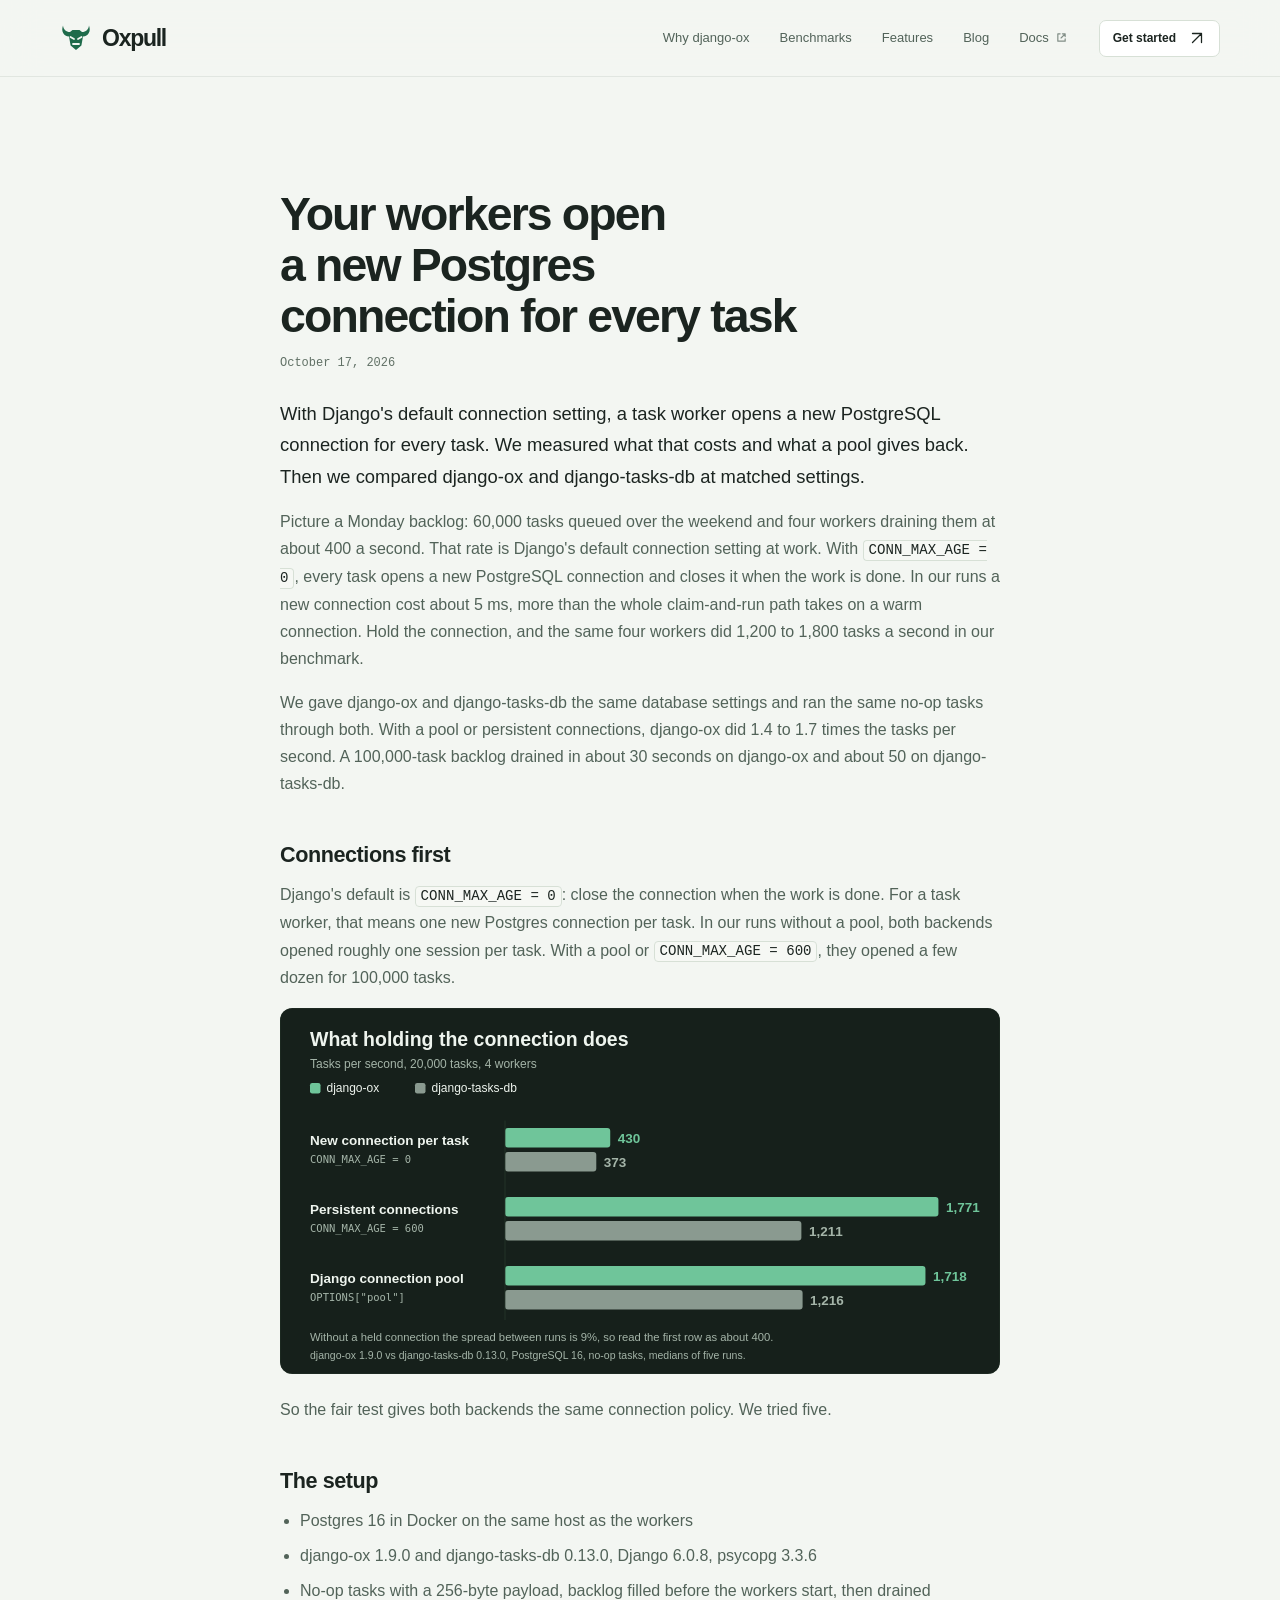
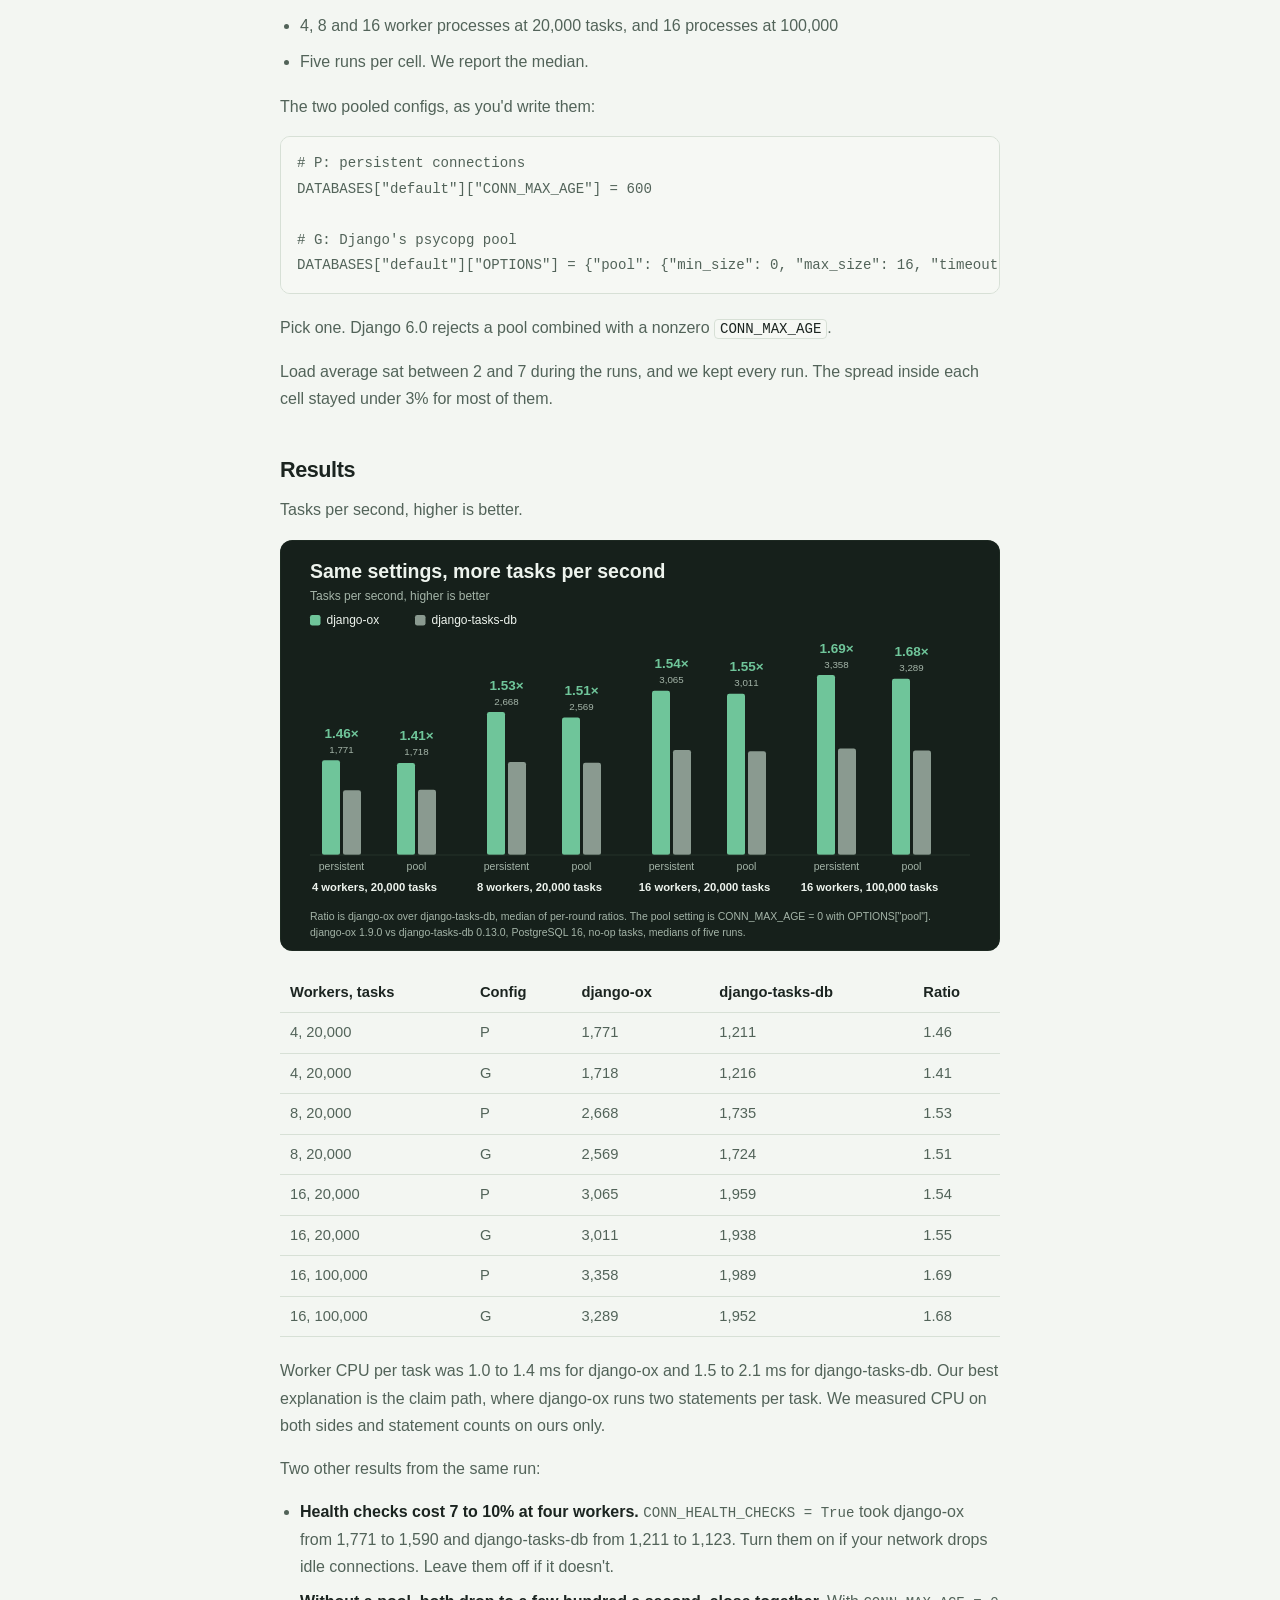
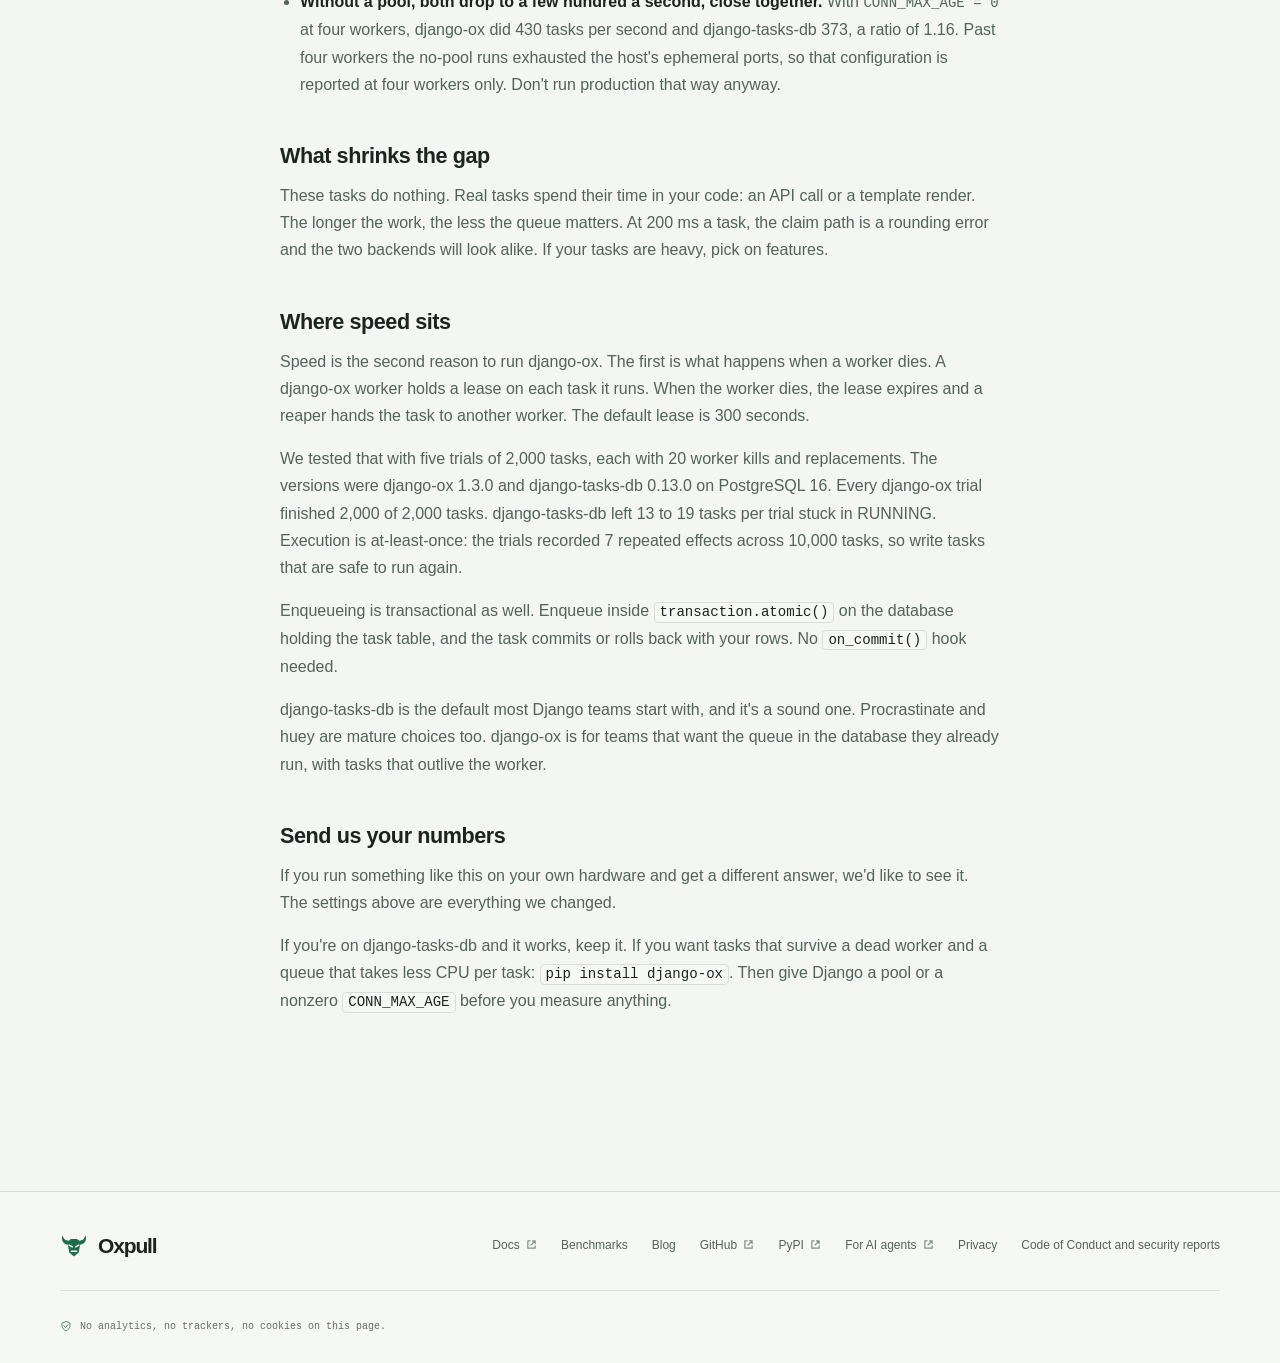
<file: blog/your-workers-open-a-new-postgres-connection-for-every-task/index.html>
<!doctype html>
<html lang="en">
<head>
  <meta charset="utf-8">
  <meta name="viewport" content="width=device-width, initial-scale=1">
  <title>Your workers open a new Postgres connection for every task · Oxpull</title>
  <meta name="description" content="With Django&#x27;s default connection setting, a task worker opens a new PostgreSQL connection for every task. We measured what that costs and what a pool gives back. Then we compared django-ox and django-tasks-db at matched settings.">
  <link rel="icon" href="../../../assets/favicon.png">
  <link rel="canonical" href="https://oxpull.com/blog/your-workers-open-a-new-postgres-connection-for-every-task/">
  <meta property="og:type" content="article">
  <meta property="og:site_name" content="Oxpull">
  <meta property="og:url" content="https://oxpull.com/blog/your-workers-open-a-new-postgres-connection-for-every-task/">
  <meta property="og:title" content="Your workers open a new Postgres connection for every task">
  <meta property="og:description" content="With Django&#x27;s default connection setting, a task worker opens a new PostgreSQL connection for every task. We measured what that costs and what a pool gives back. Then we compared django-ox and django-tasks-db at matched settings.">
  <meta property="og:image" content="https://oxpull.com/assets/social-card.png">
  <meta name="twitter:card" content="summary_large_image">
  <script type="application/ld+json">{"@context": "https://schema.org", "@type": "Article", "headline": "Your workers open a new Postgres connection for every task", "description": "With Django's default connection setting, a task worker opens a new PostgreSQL connection for every task. We measured what that costs and what a pool gives back. Then we compared django-ox and django-tasks-db at matched settings.", "datePublished": "2026-10-17", "dateModified": "2026-10-17", "mainEntityOfPage": "https://oxpull.com/blog/your-workers-open-a-new-postgres-connection-for-every-task/", "image": "https://oxpull.com/assets/social-card.png", "author": {"@type": "Organization", "name": "Oxpull", "url": "https://oxpull.com/"}, "publisher": {"@type": "Organization", "name": "Oxpull", "url": "https://oxpull.com/"}}</script>  <style>
    /* ===== Tokens and foundation ===== */
    :root {
      color-scheme: dark;
      --bg: #0d1410;
      --panel: #16201b;
      --panel-raised: #1b2820;
      --panel-deep: #101813;
      --ink: #eef4ee;
      --muted: #a4b4a8;
      --subtle: #8ca093;
      --accent: #6fc59a;
      --accent-hover: #8fd8b3;
      --accent-ink: #0c2417;
      --accent-soft: rgba(111, 197, 154, .09);
      --accent-line: rgba(111, 197, 154, .3);
      --warm: #e5bc85;
      --code-purple: #c4ace0;
      --code-blue: #a0c5d6;
      --line: #2a382e;
      --line-soft: rgba(168, 196, 176, .1);
      --grid: rgba(168, 196, 176, .055);
      --glow: rgba(74, 144, 98, .13);
      --nav-bg: rgba(13, 20, 16, .91);
      --shadow: 0 24px 80px rgba(0, 0, 0, .22);
      --font: -apple-system, BlinkMacSystemFont, "Segoe UI", Helvetica, Arial, sans-serif;
      --mono: "SFMono-Regular", Consolas, "Liberation Mono", Menlo, monospace;
      --radius: 16px;
      --max-width: 1160px;
    }

    @media (prefers-color-scheme: light) {
      :root {
        color-scheme: light;
        --bg: #f3f6f2;
        --panel: #ffffff;
        --panel-raised: #edf3ed;
        --panel-deep: #f6f8f4;
        --ink: #1b2420;
        --muted: #526359;
        --subtle: #617166;
        --accent: #1f6b4b;
        --accent-hover: #155339;
        --accent-ink: #ffffff;
        --accent-soft: rgba(31, 107, 75, .065);
        --accent-line: rgba(31, 107, 75, .28);
        --warm: #865a24;
        --code-purple: #78509c;
        --code-blue: #29647d;
        --line: #d7e0d6;
        --line-soft: rgba(35, 72, 47, .09);
        --grid: rgba(35, 72, 47, .06);
        --glow: rgba(90, 161, 111, .13);
        --nav-bg: rgba(243, 246, 242, .92);
        --shadow: 0 24px 70px rgba(35, 61, 41, .075);
      }
    }

    *, *::before, *::after { box-sizing: border-box; }
    html { scroll-behavior: smooth; scroll-padding-top: 100px; }
    body {
      margin: 0;
      background: var(--bg);
      color: var(--ink);
      font-family: var(--font);
      font-size: 16px;
      line-height: 1.6;
      -webkit-font-smoothing: antialiased;
    }
    ::selection { color: var(--accent-ink); background: var(--accent); }
    a { color: inherit; text-decoration: none; }
    button, input, textarea { font: inherit; }
    button, a, input, textarea, summary { -webkit-tap-highlight-color: transparent; }
    button { cursor: pointer; }
    a, button, summary {
      transition: color .18s ease, background .18s ease, border-color .18s ease, transform .18s ease;
    }
    :focus-visible {
      outline: 3px solid var(--accent);
      outline-offset: 5px;
    }
    h1, h2, h3, p { margin: 0; }
    h1, h2, h3 { text-wrap: balance; }
    h2 {
      font-size: clamp(2rem, 3.8vw, 3.25rem);
      line-height: 1.12;
      font-weight: 620;
      letter-spacing: -.045em;
    }
    h3 { font-weight: 600; letter-spacing: -.025em; line-height: 1.3; }
    img, svg { display: block; }
    code, pre { font-family: var(--mono); }
    code { font-size: .88em; }
    p code {
      padding: .1em .35em;
      border: 1px solid var(--line);
      border-radius: 4px;
      background: var(--panel-deep);
      color: var(--ink);
      overflow-wrap: anywhere;
    }
    .container { width: min(var(--max-width), calc(100% - 64px)); margin-inline: auto; }
    .icon { width: 18px; height: 18px; flex: 0 0 auto; }
    .sr-only {
      position: absolute;
      width: 1px;
      height: 1px;
      padding: 0;
      margin: -1px;
      overflow: hidden;
      clip: rect(0, 0, 0, 0);
      white-space: nowrap;
      border: 0;
    }
    .svg-library { position: absolute; width: 0; height: 0; overflow: hidden; }
    .skip-link {
      position: fixed;
      top: 12px;
      left: 16px;
      z-index: 100;
      padding: 10px 16px;
      color: var(--accent-ink);
      background: var(--accent);
      border-radius: 6px;
      transform: translateY(-160%);
    }
    .skip-link:focus { transform: translateY(0); }
    .eyebrow {
      display: flex;
      align-items: center;
      gap: 10px;
      margin-bottom: 20px;
      color: var(--accent);
      font: 11px/1.5 var(--mono);
      letter-spacing: .1em;
      text-transform: uppercase;
    }
    .eyebrow::before { content: ""; width: 20px; height: 1px; background: currentColor; }
    .section { padding-block: 104px; }
    .section-heading {
      display: flex;
      align-items: flex-end;
      justify-content: space-between;
      gap: 40px;
      margin-bottom: 44px;
    }
    .section-heading > p { max-width: 320px; color: var(--muted); font-size: 15px; }
    .button {
      display: inline-flex;
      align-items: center;
      justify-content: center;
      gap: 12px;
      min-height: 46px;
      padding: 11px 19px;
      border: 1px solid var(--line);
      border-radius: 7px;
      font-size: 14px;
      font-weight: 600;
      line-height: 1.4;
      white-space: nowrap;
    }
    .button-primary {
      color: var(--accent-ink);
      background: var(--accent);
      border-color: var(--accent);
      box-shadow: 0 2px 0 rgba(0, 0, 0, .08);
    }
    .button-primary:hover {
      background: var(--accent-hover);
      border-color: var(--accent-hover);
      transform: translateY(-1px);
    }
    .button-secondary { color: var(--ink); background: var(--panel); }
    .button-secondary:hover { background: var(--panel-raised); border-color: var(--subtle); }
    .text-link {
      display: inline-flex;
      align-items: center;
      gap: 8px;
      color: var(--accent);
      font-size: 13px;
      font-weight: 550;
    }
    .text-link:hover { text-decoration: underline; text-underline-offset: 4px; }
    .pill {
      display: inline-flex;
      align-items: center;
      gap: 7px;
      padding: 4px 9px;
      border: 1px solid var(--accent-line);
      border-radius: 5px;
      color: var(--accent);
      background: var(--accent-soft);
      font: 10px/1.5 var(--mono);
      white-space: nowrap;
    }
    .dot { width: 5px; height: 5px; flex: 0 0 auto; border-radius: 50%; background: currentColor; }

    /* ===== Sticky navigation ===== */
    .site-header {
      position: sticky;
      top: 0;
      z-index: 30;
      border-bottom: 1px solid var(--line-soft);
      background: var(--nav-bg);
      backdrop-filter: blur(18px);
      -webkit-backdrop-filter: blur(18px);
    }
    .nav { min-height: 76px; display: flex; align-items: center; justify-content: space-between; gap: 32px; }
    .wordmark { display: inline-flex; align-items: center; gap: 10px; font-size: 23px; font-weight: 720; letter-spacing: -.055em; }
    .brand-icon { width: 32px; height: 32px; color: var(--accent); }
    .nav-links { display: flex; align-items: center; gap: 30px; margin-left: auto; }
    .nav-links > a { color: var(--muted); font-size: 13px; padding-block: 12px; }
    .nav-links > a:hover { color: var(--ink); }
    .nav-cta { min-height: 37px; padding: 8px 13px; font-size: 12px; }

    /* ===== Hero and code illustration ===== */
    .hero { position: relative; padding: 94px 0 78px; isolation: isolate; overflow: hidden; }
    .hero::before {
      content: "";
      position: absolute;
      inset: 0;
      z-index: -2;
      background-image: linear-gradient(var(--grid) 1px, transparent 1px), linear-gradient(90deg, var(--grid) 1px, transparent 1px);
      background-size: 56px 56px;
      mask-image: linear-gradient(to bottom, #000, transparent 90%);
      -webkit-mask-image: linear-gradient(to bottom, #000, transparent 90%);
    }
    .hero::after {
      content: "";
      position: absolute;
      z-index: -1;
      width: 900px;
      height: 700px;
      right: -160px;
      top: -160px;
      background: radial-gradient(ellipse, var(--glow), transparent 66%);
      pointer-events: none;
    }
    .hero-grid { display: grid; grid-template-columns: 1.02fr 1fr; gap: 48px; align-items: center; }
    .release {
      display: inline-flex;
      align-items: center;
      gap: 10px;
      padding: 5px 10px 5px 6px;
      margin-bottom: 30px;
      border: 1px solid var(--line);
      border-radius: 6px;
      background: var(--panel-deep);
      color: var(--muted);
      font: 10px/1.5 var(--mono);
    }
    .release-version { color: var(--accent); background: var(--accent-soft); padding: 2px 6px; border-radius: 3px; }
    .release .icon { width: 12px; height: 12px; }
    h1 { max-width: 580px; font-size: clamp(3.5rem, 6.1vw, 5.35rem); font-weight: 620; letter-spacing: -.064em; line-height: 1.025; }
    h1 span { color: var(--accent); }
    .hero-description { max-width: 415px; margin-top: 25px; color: var(--muted); font-size: 18px; line-height: 1.65; }
    .hero-actions { display: flex; flex-wrap: wrap; gap: 12px; margin-top: 30px; }
    .hero-footnote { display: flex; align-items: center; flex-wrap: wrap; gap: 10px; margin-top: 24px; color: var(--subtle); font: 11px/1.6 var(--mono); }
    .hero-footnote .separator { width: 3px; height: 3px; background: var(--subtle); border-radius: 50%; }
    .code-stage { min-width: 0; padding-top: 30px; }
    .code-card { overflow: hidden; border: 1px solid var(--accent-line); border-radius: 12px; background: var(--panel-deep); box-shadow: var(--shadow); }
    .code-toolbar { display: flex; align-items: center; justify-content: space-between; gap: 12px; min-height: 51px; padding: 0 18px; border-bottom: 1px solid var(--line); background: var(--panel); }
    .file-label { display: flex; align-items: center; gap: 9px; color: var(--muted); font: 11px/1.4 var(--mono); }
    .file-label .icon { width: 14px; height: 14px; color: var(--accent); }
    .file-type { color: var(--subtle); font: 10px/1.4 var(--mono); }
    .code-card pre { margin: 0; padding: 26px 19px 27px; overflow-x: auto; font-size: 12px; line-height: 2; tab-size: 4; }
    .code-card pre code { font-size: inherit; }
    .syntax-keyword { color: var(--code-purple); }
    .syntax-function { color: var(--code-blue); }
    .syntax-type { color: var(--warm); }
    .syntax-comment { color: var(--subtle); }
    .transaction-preview { padding: 19px; border-top: 1px solid var(--line); background: var(--panel); }
    .preview-heading { display: flex; justify-content: space-between; align-items: center; gap: 10px; margin-bottom: 17px; }
    .preview-label { color: var(--subtle); font: 10px/1.5 var(--mono); letter-spacing: .045em; text-transform: uppercase; }
    .db-rows { position: relative; display: grid; gap: 8px; margin-left: 7px; padding-left: 17px; border-left: 1px solid var(--accent); }
    .db-rows::before, .db-rows::after { content: ""; position: absolute; left: 0; width: 7px; height: 1px; background: var(--accent); }
    .db-rows::before { top: 0; }
    .db-rows::after { bottom: 0; }
    .db-row { display: flex; align-items: center; gap: 9px; padding: 11px 12px; border: 1px solid var(--line); border-radius: 5px; background: var(--panel-deep); font: 11px/1.5 var(--mono); }
    .db-row .icon { width: 14px; height: 14px; color: var(--subtle); }
    .db-row .row-data { margin-left: auto; color: var(--subtle); font-size: 10px; }
    .row-check { color: var(--accent); display: flex; }
    .db-row .row-check .icon { color: var(--accent); }
    .transaction-caption { margin: 13px 0 0 24px; color: var(--muted); font: 10px/1.6 var(--mono); }
    .code-caption { display: flex; align-items: center; justify-content: center; gap: 8px; margin-top: 17px; color: var(--subtle); font: 10px/1.5 var(--mono); }
    .code-caption .icon { width: 13px; height: 13px; color: var(--accent); }

    /* ===== Proof strip ===== */
    .proof { padding-bottom: 36px; }
    .proof-topline { display: flex; align-items: center; justify-content: space-between; gap: 20px; padding-bottom: 20px; }
    .proof-topline .eyebrow { margin: 0; color: var(--subtle); font-size: 10px; }
    .proof-grid { display: grid; grid-template-columns: 1.1fr 1fr .9fr; padding: 31px 0; border-block: 1px solid var(--line); }
    .metric { padding: 0 30px; }
    .metric:first-child { padding-left: 0; }
    .metric + .metric { border-left: 1px solid var(--line); }
    .metric-number { color: var(--ink); font-size: clamp(1.8rem, 3vw, 2.65rem); font-weight: 570; line-height: 1.2; letter-spacing: -.05em; font-variant-numeric: tabular-nums; white-space: nowrap; }
    .metric-number small { font-size: .47em; font-weight: 400; letter-spacing: -.015em; color: var(--muted); }
    .metric-number .highlight { color: var(--accent); }
    .metric-label { max-width: 280px; margin-top: 10px; color: var(--muted); font-size: 12px; line-height: 1.7; }
    .method-note { margin-top: 15px; color: var(--subtle); font: 10px/1.8 var(--mono); max-width: 880px; }

    /* ===== Three value blocks ===== */
    .features { border-bottom: 1px solid var(--line-soft); }
    .feature-grid { display: grid; grid-template-columns: repeat(3, 1fr); gap: 18px; }
    .feature-card { min-width: 0; overflow: hidden; border: 1px solid var(--line); border-radius: var(--radius); background: var(--panel); }
    .feature-visual {
      position: relative;
      display: flex;
      align-items: center;
      justify-content: center;
      height: 190px;
      padding: 25px;
      border-bottom: 1px solid var(--line);
      background: radial-gradient(ellipse at 50% 70%, var(--accent-soft), transparent 75%), var(--panel-deep);
    }
    .visual-label { position: absolute; top: 15px; left: 19px; color: var(--subtle); font: 9px/1.5 var(--mono); letter-spacing: .08em; text-transform: uppercase; }
    .feature-body { padding: 25px 24px 28px; }
    .feature-index { margin-bottom: 12px; color: var(--accent); font: 10px/1.5 var(--mono); }
    .feature-body h3 { font-size: 20px; margin-bottom: 14px; }
    .feature-body p { color: var(--muted); font-size: 13px; line-height: 1.85; }
    .feature-body ul { display: grid; align-content: start; gap: 12px; list-style: none; margin: 0; padding: 18px 0 0; border-top: 1px solid var(--line); }
    .feature-body li { display: flex; align-items: center; gap: 11px; min-height: 22px; color: var(--muted); font-size: 13px; }
    .feature-body li::before {
      content: "";
      flex: none;
      width: 16px;
      height: 16px;
      background: var(--accent);
      -webkit-mask: url("data:image/svg+xml,%3Csvg xmlns='http://www.w3.org/2000/svg' viewBox='0 0 24 24'%3E%3Cpath d='M5 12L10 17L19 7' fill='none' stroke='%23000' stroke-width='1.8' stroke-linecap='round' stroke-linejoin='round'/%3E%3C/svg%3E") center / contain no-repeat;
      mask: url("data:image/svg+xml,%3Csvg xmlns='http://www.w3.org/2000/svg' viewBox='0 0 24 24'%3E%3Cpath d='M5 12L10 17L19 7' fill='none' stroke='%23000' stroke-width='1.8' stroke-linecap='round' stroke-linejoin='round'/%3E%3C/svg%3E") center / contain no-repeat;
    }
    .feature-body ul + p { margin-top: 18px; }
    .feature-body a { color: var(--accent); text-decoration: underline; text-underline-offset: 3px; }
    .feature-body a:hover { color: var(--accent-hover); }
    .architecture { display: flex; align-items: center; justify-content: center; width: 100%; padding-top: 15px; }
    .architecture-node { display: flex; align-items: center; flex-direction: column; gap: 9px; min-width: 92px; color: var(--muted); font: 10px/1.4 var(--mono); }
    .node-icon { display: grid; place-items: center; width: 57px; height: 57px; border: 1px solid var(--accent-line); border-radius: 10px; background: var(--panel); color: var(--accent); box-shadow: 0 6px 20px rgba(0, 0, 0, .04); }
    .node-icon .icon { width: 24px; height: 24px; }
    .connection { position: relative; height: 1px; flex: 1; max-width: 75px; min-width: 25px; margin-bottom: 23px; background: var(--accent-line); }
    .connection::after { position: absolute; content: ""; top: -3px; left: calc(50% - 3px); width: 7px; height: 7px; background: var(--accent); border: 2px solid var(--panel-deep); border-radius: 50%; }
    .recovery { width: 100%; max-width: 260px; padding-top: 18px; }
    .recovery-top { display: flex; align-items: center; gap: 13px; }
    .queue-stack { display: flex; gap: 5px; padding: 10px; border: 1px solid var(--accent-line); border-radius: 7px; background: var(--panel); }
    .task-tile { width: 15px; height: 23px; border: 1px solid var(--accent-line); border-radius: 3px; background: var(--accent-soft); }
    .task-tile:first-child { background: var(--accent); }
    .recovery-arrow { color: var(--subtle); flex: 1; }
    .stopped-worker { padding: 12px 10px; border: 1px dashed var(--subtle); border-radius: 6px; color: var(--muted); font: 10px/1.6 var(--mono); white-space: nowrap; }
    .stopped-worker span { color: var(--warm); }
    .return-path { position: relative; height: 26px; margin: 6px 39px 0; border: 1px solid var(--accent-line); border-top: 0; border-radius: 0 0 8px 8px; }
    .return-path::before { content: ""; position: absolute; top: -1px; left: -4px; width: 7px; height: 7px; border-top: 1px solid var(--accent); border-left: 1px solid var(--accent); transform: rotate(45deg); }
    .return-label { width: max-content; margin: -8px auto 0; padding: 0 8px; position: relative; background: var(--panel-deep); color: var(--accent); font: 9px/1.5 var(--mono); }
    .atomic-diagram { width: 100%; max-width: 255px; padding-top: 18px; }
    .atomic-diagram .db-row { padding: 8px 10px; font-size: 10px; }
    .atomic-diagram .db-row .row-data { color: var(--accent); font-size: 9px; }
    .atomic-diagram .transaction-caption { text-align: center; color: var(--accent); font-size: 9px; margin-top: 10px; }

    /* ===== Comparison and benchmark ===== */
    .evidence { border-bottom: 1px solid var(--line-soft); }
    .evidence-grid { display: grid; grid-template-columns: 1fr; gap: 22px; align-items: stretch; }
    .data-panel { min-width: 0; border: 1px solid var(--line); border-radius: var(--radius); background: var(--panel); overflow: hidden; }
    .panel-heading { padding: 26px 26px 22px; }
    .panel-heading h3 { font-size: 19px; }
    .panel-heading p { margin-top: 7px; color: var(--subtle); font-size: 12px; }
    .comparison-scroll { overflow-x: auto; }
    .comparison { width: calc(100% - 36px); margin: 0 18px; border-collapse: collapse; font-size: 12px; }
    .comparison th, .comparison td { padding: 19px 10px; border-bottom: 1px solid var(--line); text-align: center; }
    .comparison thead th { padding-top: 15px; padding-bottom: 16px; color: var(--muted); font: 10px/1.6 var(--mono); vertical-align: bottom; }
    .comparison th:first-child { text-align: left; padding-left: 8px; width: 45%; }
    .comparison tbody th { font-weight: 450; color: var(--muted); line-height: 1.6; }
    .comparison .our-column { background: var(--accent-soft); }
    .comparison thead .our-column { border-top: 1px solid var(--accent-line); color: var(--accent); }
    .comparison th .table-subtitle { display: block; font-size: 9px; margin-top: 2px; color: var(--subtle); }
    .comparison .status { display: inline-flex; align-items: center; justify-content: center; width: 23px; height: 23px; }
    .status.yes { border-radius: 50%; background: var(--accent-soft); color: var(--accent); }
    .status.no { color: var(--subtle); }
    .status .icon { width: 14px; height: 14px; }
    .comparison tbody tr:last-child th, .comparison tbody tr:last-child td { border-bottom: none; }
    .panel-note { margin: 0; padding: 19px 26px 23px; border-top: 1px solid var(--line); color: var(--subtle); font: 10px/1.7 var(--mono); }
    .chart-legend { display: flex; flex-wrap: wrap; align-items: center; gap: 16px; margin: 0 26px 24px; color: var(--muted); font: 10px/1.5 var(--mono); }
    .legend-item { display: flex; align-items: center; gap: 6px; }
    .legend-swatch { width: 8px; height: 8px; border-radius: 2px; background: var(--accent); }
    .legend-swatch.baseline { background: var(--subtle); opacity: .65; }
    .chart { padding: 0 26px 26px; }
    .bar-group + .bar-group { margin-top: 21px; }
    .bar-group-heading { display: flex; justify-content: space-between; align-items: baseline; gap: 12px; margin-bottom: 8px; color: var(--muted); font: 10px/1.5 var(--mono); }
    .bar-group-heading strong { font-weight: 400; color: var(--ink); }
    h4.bar-group-heading { margin-top: 0; }
    .bar-pair { display: grid; gap: 6px; }
    .bar-row { display: grid; grid-template-columns: 1fr 42px; align-items: center; gap: 11px; }
    .bar-track { height: 10px; border-radius: 2px; background: var(--line-soft); }
    .bar { height: 100%; border-radius: 2px; background: var(--accent); }
    .bar.baseline { background: var(--subtle); opacity: .55; }
    .bar-value { text-align: right; color: var(--accent); font: 10px/1 var(--mono); font-variant-numeric: tabular-nums; }
    .bar-row.baseline .bar-value { color: var(--muted); }
    .w-3358 { width: 83.95%; }
    .w-1989 { width: 49.73%; }
    .w-3289 { width: 82.23%; }
    .w-1952 { width: 48.80%; }
    .chart-scale { display: flex; justify-content: space-between; margin: 17px 53px 0 0; padding-top: 8px; border-top: 1px solid var(--line); color: var(--subtle); font: 9px/1.5 var(--mono); }
    .panel-source { display: flex; flex-direction: column; align-items: flex-start; gap: 12px; margin: 0; padding: 0 26px 23px; }
    .panel-source p { margin: 0; color: var(--subtle); font-size: 11px; }

    /* ===== FAQ ===== */
    .faq-section { padding-top: 6px; padding-bottom: 104px; }
    .faq-layout { display: grid; grid-template-columns: .72fr 1.28fr; gap: 88px; padding-top: 74px; border-top: 1px solid var(--line); }
    .faq-heading h2 { font-size: clamp(2rem, 3vw, 2.6rem); }
    .faq-heading > p { max-width: 260px; margin-top: 18px; color: var(--muted); font-size: 14px; }
    .faq-heading .text-link { margin-top: 18px; }
    .faq-list { border-top: 1px solid var(--line); }
    details { border-bottom: 1px solid var(--line); }
    summary { position: relative; list-style: none; cursor: pointer; padding: 21px 36px 21px 0; font-size: 14px; font-weight: 500; line-height: 1.55; }
    summary::-webkit-details-marker { display: none; }
    summary::before, summary::after { content: ""; position: absolute; right: 5px; top: 31px; width: 11px; height: 1px; background: var(--subtle); }
    summary::after { transform: rotate(90deg); }
    details[open] summary::after { transform: rotate(0); }
    details[open] summary { color: var(--accent); }
    summary:hover { color: var(--accent); }
    details p { max-width: 540px; padding: 0 30px 22px 0; color: var(--muted); font-size: 13px; line-height: 1.85; }
    details p a { color: var(--accent); text-decoration: underline; text-underline-offset: 3px; }

    /* ===== Footer ===== */
    .site-footer { border-top: 1px solid var(--line); padding: 37px 0 28px; background: var(--panel-deep); }
    .footer-top { display: flex; align-items: center; justify-content: space-between; gap: 28px; }
    .footer-top .wordmark { font-size: 21px; }
    .footer-top .brand-icon { width: 28px; height: 28px; }
    .footer-links { display: flex; flex-wrap: wrap; gap: 12px 24px; }
    .footer-links a { color: var(--muted); font-size: 12px; }
    .footer-links a:hover { color: var(--accent); }
    .footer-bottom { display: flex; justify-content: space-between; gap: 20px; padding-top: 27px; margin-top: 27px; border-top: 1px solid var(--line); color: var(--subtle); font: 10px/1.7 var(--mono); }
    .footer-privacy { display: flex; align-items: center; gap: 8px; }
    .footer-privacy .icon { width: 12px; height: 12px; color: var(--accent); }

    /* ===== Responsive behavior ===== */
    @media (min-width: 1280px) {
      .hero-grid { gap: 62px; }
      .code-card pre { font-size: 12.5px; }
    }
    @media (max-width: 1050px) {
      .hero-grid { gap: 30px; }
      h1 { font-size: clamp(3.2rem, 6vw, 4.3rem); }
      .code-card pre { font-size: 11px; padding-inline: 15px; }
      .feature-body { padding-inline: 20px; }
      .feature-body h3 { font-size: 18px; }
      .feature-visual { padding-inline: 18px; }
      .architecture-node { min-width: 76px; font-size: 9px; }
      .faq-layout { gap: 50px; }
    }
    @media (max-width: 850px) {
      .hero { padding-top: 64px; padding-bottom: 55px; }
      .hero-grid { grid-template-columns: 1fr; gap: 28px; }
      .hero-copy { max-width: 620px; }
      h1 { font-size: clamp(3.7rem, 9vw, 5.4rem); max-width: 680px; }
      .hero-description { max-width: 500px; }
      .code-stage { width: 100%; max-width: 620px; padding-top: 10px; }
      .code-card pre { font-size: 13px; padding: 24px; }
      .section { padding-block: 76px; }
      .section-heading { align-items: flex-start; flex-direction: column; gap: 20px; }
      .section-heading > p { max-width: 490px; }
      .feature-grid { grid-template-columns: 1fr; }
      .feature-card { display: grid; grid-template-columns: .8fr 1.2fr; }
      .feature-visual { height: 100%; min-height: 215px; border-bottom: none; border-right: 1px solid var(--line); }
      .feature-body { padding: 25px; }
      .feature-body h3 { font-size: 20px; }
      .comparison th:first-child { width: 50%; }
      .chart { padding-bottom: 25px; }
      .bar-group + .bar-group { margin-top: 24px; }
      .faq-layout { grid-template-columns: 1fr; gap: 35px; }
      .faq-heading > p { max-width: none; }
      .footer-top { align-items: flex-start; }
      .footer-links { justify-content: flex-end; }
    }
    @media (max-width: 600px) {
      html { scroll-padding-top: 84px; }
      .container { width: calc(100% - 40px); }
      .nav { min-height: 66px; gap: 17px; }
      .wordmark { font-size: 22px; gap: 8px; }
      .brand-icon { width: 29px; height: 29px; }
      .nav-links { gap: 18px; }
      .nav-links .nav-section-link { display: none; }
      .nav-links > a { font-size: 12px; }
      .nav-cta { min-height: 36px; font-size: 11px; padding: 8px 10px; }
      .nav-cta .icon { width: 13px; height: 13px; }
      .hero { padding-top: 43px; }
      .release { margin-bottom: 25px; font-size: 9px; }
      h1 { font-size: clamp(3.3rem, 13.3vw, 4.6rem); }
      .hero-description { font-size: 16px; margin-top: 21px; }
      .hero-actions { margin-top: 25px; gap: 9px; }
      .hero-actions .button { padding-inline: 14px; font-size: 13px; }
      .hero-footnote { font-size: 10px; gap: 8px; }
      .code-card pre { padding: 20px 14px; font-size: 10.5px; line-height: 2.1; }
      .code-toolbar { padding-inline: 14px; }
      .transaction-preview { padding: 16px 13px; }
      .db-row { font-size: 10px; padding: 9px; }
      .db-row .row-data { font-size: 9px; }
      .transaction-caption { font-size: 9px; }
      .proof { padding-bottom: 0; }
      .proof-topline { align-items: flex-start; }
      .proof-topline .eyebrow { max-width: 180px; font-size: 9px; }
      .proof-topline .text-link { font-size: 11px; white-space: nowrap; }
      .proof-topline .text-link .icon { width: 14px; height: 14px; }
      .proof-grid { grid-template-columns: 1fr; padding: 0; }
      .metric, .metric:first-child { padding: 23px 0; display: grid; grid-template-columns: 1fr 1fr; gap: 16px; align-items: center; }
      .metric + .metric { border-left: none; border-top: 1px solid var(--line); }
      .metric-number { font-size: 26px; }
      .metric-number small { font-size: .43em; }
      .metric-label { margin: 0; font-size: 11px; }
      .method-note { font-size: 9px; }
      .section { padding-block: 65px; }
      .eyebrow { font-size: 10px; margin-bottom: 15px; }
      .section-heading { margin-bottom: 30px; }
      h2 { font-size: 33px; }
      .feature-card { display: block; }
      .feature-visual { min-height: 0; height: 177px; border-right: none; border-bottom: 1px solid var(--line); }
      .architecture { max-width: 275px; }
      .architecture-node { min-width: 92px; font-size: 10px; }
      .feature-body { padding: 23px; }
      .feature-body h3 { font-size: 21px; }
      .panel-heading { padding: 23px 20px 20px; }
      .comparison { width: calc(100% - 20px); margin-inline: 10px; font-size: 11px; }
      .comparison th, .comparison td { padding-inline: 6px; }
      .comparison th:first-child { width: 43%; }
      .comparison thead th { font-size: 9px; }
      .panel-note { padding-inline: 20px; font-size: 9px; }
      .panel-source { padding-inline: 20px; }
      .chart-legend { margin-inline: 20px; font-size: 9px; gap: 12px; }
      .chart { padding-inline: 20px; }
      .bar-group-heading { font-size: 9px; }
      .faq-section { padding-top: 0; padding-bottom: 65px; }
      .faq-layout { padding-top: 55px; }
      .footer-top { flex-direction: column; gap: 25px; }
      .footer-links { justify-content: flex-start; gap: 14px 22px; }
      .footer-bottom { flex-direction: column; gap: 12px; font-size: 9px; }
    }
    @media (prefers-reduced-motion: reduce) {
      html { scroll-behavior: auto; }
      *, *::before, *::after { animation: none !important; transition: none !important; }
      .button-primary:hover { transform: none; }
    }
    .ext { display: inline-block; margin-left: 0.25em; vertical-align: -1px; opacity: 0.7; }

    .release {
      max-width: 100%;
      flex-wrap: wrap;
    }

    .release-version {
      white-space: nowrap;
    }

    .release-update {
      padding-block: 56px;
      scroll-margin-top: 96px;
    }

    .release-update .feature-grid {
      grid-template-columns: repeat(4, 1fr);
    }

    .release-update .feature-card,
    .project-features .feature-card {
      display: block;
      min-width: 0;
    }

    .project-features .feature-grid {
      grid-template-columns: repeat(2, 1fr);
    }

    .release-update .feature-body {
      height: 100%;
    }

    .release-update .feature-body p {
      overflow-wrap: anywhere;
    }

    .release-progress {
      margin-top: 24px;
      padding: 24px;
    }

    .release-progress h3 {
      margin: 0 0 12px;
    }

    .release-progress p {
      margin: 8px 0 0;
      color: var(--muted);
    }

    .release-progress strong {
      color: var(--ink);
      font-weight: 600;
    }

    .release-progress .release-recognition {
      margin-top: 16px;
      padding-top: 16px;
      border-top: 1px solid var(--line);
      font-size: 13px;
    }

    .release-actions {
      display: flex;
      align-items: center;
      flex-wrap: wrap;
      gap: 16px 24px;
      margin-top: 24px;
    }

    .release:focus-visible,
    .release-actions a:focus-visible {
      outline: 2px solid var(--accent);
      outline-offset: 4px;
    }

    @media (max-width: 850px) {
      .release-update .feature-grid {
        grid-template-columns: repeat(2, 1fr);
      }
    }

    @media (max-width: 600px) {
      .release-update {
        padding-block: 40px;
      }

      .release-update .feature-grid,
      .project-features .feature-grid {
        grid-template-columns: 1fr;
      }

      .release-progress {
        padding: 20px;
      }

      .release-actions {
        flex-direction: column;
        align-items: flex-start;
      }

      .release-actions .button {
        width: 100%;
        white-space: normal;
        text-align: center;
      }
    }
  </style>
  <style>
main.blog{padding-block:clamp(40px,7vw,88px)}
.legal{max-width:720px;margin:0 auto;padding:24px 0 72px}
.legal p,.legal li{color:var(--muted);line-height:1.7}
.legal p{margin:0 0 16px}
.legal ul{padding-left:20px}
.legal li{margin:0 0 8px}
.legal strong{color:var(--ink);font-weight:600}
.legal pre{background:var(--panel-deep);border:1px solid var(--line);border-radius:10px;padding:14px 16px;overflow-x:auto}
.legal pre code{color:var(--muted);border:0;padding:0;background:none}
.legal h1{margin:0 0 14px}
.bloghead{max-width:var(--max-width);margin:0 auto 36px}
.bloghead h1{font-size:2.2rem;letter-spacing:-.04em;margin:0 0 10px}
.bloghead p{color:var(--muted);font-size:1.15rem}
.cards{display:grid;grid-template-columns:repeat(3,1fr);gap:24px;list-style:none;margin:0;padding:0}
.card{display:flex;flex-direction:column;height:100%;padding:20px;border:1px solid var(--line);border-radius:14px;background:var(--panel);transition:border-color .15s}
.card:hover{border-color:var(--accent-line)}
.card .thumb{aspect-ratio:16/9;border-radius:10px;overflow:hidden;background:var(--panel-deep);margin-bottom:18px;border:1px solid var(--line-soft)}
.card .thumb img{width:100%;height:100%;object-fit:contain;display:block}
.card .tag{align-self:flex-start;padding:3px 9px;border-radius:6px;background:var(--accent-soft);color:var(--accent);font-size:12px;margin-bottom:12px}
.card h2{font-size:1.05rem;line-height:1.4;margin:0 0 10px;letter-spacing:-.01em}
.card p{color:var(--muted);font-size:.93rem;line-height:1.6;margin:0 0 14px;display:-webkit-box;-webkit-line-clamp:3;-webkit-box-orient:vertical;overflow:hidden}
.card .when{margin-top:auto;color:var(--subtle);font:12px var(--mono)}
@media (max-width:960px){.cards{grid-template-columns:repeat(2,1fr)}}
@media (max-width:620px){.cards{grid-template-columns:1fr}}
.legal h1{font-size:clamp(2rem,5vw,2.9rem);line-height:1.1;letter-spacing:-.04em;text-wrap:balance}
.legal .meta{color:var(--subtle);font:12px var(--mono);margin:0 0 28px}
.legal .lede{font-size:1.15rem;color:var(--ink)}
.legal h3{font-size:1.35rem;margin:44px 0 12px;letter-spacing:-.02em;color:var(--ink)}
.legal img{width:100%;height:auto;border-radius:12px;margin:8px 0 22px}
.legal a{color:var(--accent);text-decoration:underline;text-underline-offset:3px}
.legal table{width:100%;border-collapse:collapse;margin:0 0 20px;font-size:.92rem}
.legal th,.legal td{padding:8px 10px;border-bottom:1px solid var(--line);text-align:left;color:var(--muted)}
.legal th{color:var(--ink)}
.legal .tablewrap{overflow-x:auto}
.legal pre{margin:0 0 20px}
.legal ul{margin:0 0 18px}
.posts{list-style:none;padding:0}.posts li{margin:0 0 28px}.posts a{font-size:1.25rem;font-weight:620;color:var(--ink);text-decoration:none}.posts a:hover{color:var(--accent)}.posts p{margin:6px 0 0}
</style>
</head>
<body>
  <svg class="svg-library" xmlns="http://www.w3.org/2000/svg" aria-hidden="true">
    <defs>
      <symbol id="ox-mark" viewBox="0 0 32 32">
        <path d="M10 10C6 10 3.5 7.5 3 3.5C.8 9.5 3.7 14 9 14.5L10.6 23.4L16 28L21.4 23.4L23 14.5C28.3 14 31.2 9.5 29 3.5C28.5 7.5 26 10 22 10L19.5 8H12.5Z" fill="currentColor"/>
        <path d="M10.5 15L14 17M21.5 15L18 17M13 22H19" fill="none" stroke="var(--bg)" stroke-width="1.8" stroke-linecap="round"/>
      </symbol>
      <symbol id="arrow-right" viewBox="0 0 24 24">
        <path d="M5 12H19M13 6L19 12L13 18" fill="none" stroke="currentColor" stroke-width="1.7" stroke-linecap="round" stroke-linejoin="round"/>
      </symbol>
      <symbol id="arrow-up-right" viewBox="0 0 24 24">
        <path d="M6 18L18 6M6 6H18V18" fill="none" stroke="currentColor" stroke-width="1.7" stroke-linecap="round" stroke-linejoin="round"/>
      </symbol>
      <symbol id="check" viewBox="0 0 24 24">
        <path d="M5 12L10 17L19 7" fill="none" stroke="currentColor" stroke-width="1.8" stroke-linecap="round" stroke-linejoin="round"/>
      </symbol>
      <symbol id="cross" viewBox="0 0 24 24">
        <path d="M7 7L17 17M17 7L7 17" fill="none" stroke="currentColor" stroke-width="1.6" stroke-linecap="round"/>
      </symbol>
      <symbol id="database" viewBox="0 0 24 24">
        <ellipse cx="12" cy="5.5" rx="8" ry="3.5" fill="none" stroke="currentColor" stroke-width="1.5"/>
        <path d="M4 5.5V18.5C4 20.4 7.6 22 12 22S20 20.4 20 18.5V5.5M4 12C4 13.9 7.6 15.5 12 15.5S20 13.9 20 12" fill="none" stroke="currentColor" stroke-width="1.5"/>
      </symbol>
      <symbol id="worker" viewBox="0 0 24 24">
        <rect x="4" y="4" width="16" height="16" rx="3" fill="none" stroke="currentColor" stroke-width="1.5"/>
        <path d="M8 9L11 12L8 15M14 15H17" fill="none" stroke="currentColor" stroke-width="1.5" stroke-linecap="round" stroke-linejoin="round"/>
      </symbol>
      <symbol id="file-code" viewBox="0 0 24 24">
        <path d="M14 3H6A2 2 0 0 0 4 5V19A2 2 0 0 0 6 21H18A2 2 0 0 0 20 19V9ZM14 3V9H20M9 12L7 14L9 16M15 12L17 14L15 16" fill="none" stroke="currentColor" stroke-width="1.5" stroke-linecap="round" stroke-linejoin="round"/>
      </symbol>
      <symbol id="row" viewBox="0 0 24 24">
        <rect x="3" y="5" width="18" height="14" rx="2" fill="none" stroke="currentColor" stroke-width="1.5"/>
        <path d="M3 10H21M9 10V19" fill="none" stroke="currentColor" stroke-width="1.5"/>
      </symbol>
      <symbol id="shield" viewBox="0 0 24 24">
        <path d="M12 3L20 6V11C20 16 16.7 19.1 12 22C7.3 19.1 4 16 4 11V6Z" fill="none" stroke="currentColor" stroke-width="1.5" stroke-linejoin="round"/>
        <path d="M8 12L11 15L16 9" fill="none" stroke="currentColor" stroke-width="1.5" stroke-linecap="round" stroke-linejoin="round"/>
      </symbol>
    </defs>
  </svg>

  
  <header class="site-header">
    <nav class="container nav" aria-label="Main navigation">
      <a class="wordmark" href="/" aria-label="Oxpull home">
        <svg class="brand-icon" aria-hidden="true"><use href="#ox-mark"/></svg>
        <span>Oxpull</span>
      </a>
      <div class="nav-links">
        <a class="nav-section-link" href="/#features">Why django-ox</a>
        <a class="nav-section-link" href="/#benchmarks">Benchmarks</a>
        <a class="nav-section-link" href="/#project-features">Features</a>
        <a href="/blog/">Blog</a>
        <a target="_blank" rel="noopener" href="https://oxpull.com/django-ox/background-tasks/">Docs <svg class="ext" aria-hidden="true" viewBox="0 0 12 12" width="11" height="11"><path d="M4.5 2H2v8h8V7.5M7 2h3v3M10 2 5.5 6.5" fill="none" stroke="currentColor" stroke-width="1.3" stroke-linecap="round" stroke-linejoin="round"/></svg></a>
      </div>
      <a class="button button-secondary nav-cta" href="https://oxpull.com/django-ox/background-tasks/">
        Get started
        <svg class="icon" aria-hidden="true"><use href="#arrow-up-right"/></svg>
      </a>
    </nav>
  </header>
  <main class="blog">
    <div class="container">
      <article class="legal">
<h1>Your workers open a new Postgres connection for every task</h1>
<p class="meta">October 17, 2026</p>
<p class="lede">With Django&#x27;s default connection setting, a task worker opens a new PostgreSQL connection for every task. We measured what that costs and what a pool gives back. Then we compared django-ox and django-tasks-db at matched settings.</p>
<p>Picture a Monday backlog: 60,000 tasks queued over the weekend and four workers draining them at about 400 a second. That rate is Django's default connection setting at work. With <code>CONN_MAX_AGE = 0</code>, every task opens a new PostgreSQL connection and closes it when the work is done. In our runs a new connection cost about 5 ms, more than the whole claim-and-run path takes on a warm connection. Hold the connection, and the same four workers did 1,200 to 1,800 tasks a second in our benchmark.</p>
<p>We gave django-ox and django-tasks-db the same database settings and ran the same no-op tasks through both. With a pool or persistent connections, django-ox did 1.4 to 1.7 times the tasks per second. A 100,000-task backlog drained in about 30 seconds on django-ox and about 50 on django-tasks-db.</p>
<h3>Connections first</h3>
<p>Django's default is <code>CONN_MAX_AGE = 0</code>: close the connection when the work is done. For a task worker, that means one new Postgres connection per task. In our runs without a pool, both backends opened roughly one session per task. With a pool or <code>CONN_MAX_AGE = 600</code>, they opened a few dozen for 100,000 tasks.</p>
<p><img alt="At 4 workers and 20,000 tasks, a new connection per task gave 430 tasks per second on django-ox and 373 on django-tasks-db. Persistent connections gave 1,771 and 1,211. A pool gave 1,718 and 1,216." src="img/B1-held-connection.svg" /></p>
<p>So the fair test gives both backends the same connection policy. We tried five.</p>
<h3>The setup</h3>
<ul>
<li>Postgres 16 in Docker on the same host as the workers</li>
<li>django-ox 1.9.0 and django-tasks-db 0.13.0, Django 6.0.8, psycopg 3.3.6</li>
<li>No-op tasks with a 256-byte payload, backlog filled before the workers start, then drained</li>
<li>4, 8 and 16 worker processes at 20,000 tasks, and 16 processes at 100,000</li>
<li>Five runs per cell. We report the median.</li>
</ul>
<p>The two pooled configs, as you'd write them:</p>
<pre><code class="language-python"># P: persistent connections
DATABASES[&quot;default&quot;][&quot;CONN_MAX_AGE&quot;] = 600

# G: Django's psycopg pool
DATABASES[&quot;default&quot;][&quot;OPTIONS&quot;] = {&quot;pool&quot;: {&quot;min_size&quot;: 0, &quot;max_size&quot;: 16, &quot;timeout&quot;: 30}}
</code></pre>
<p>Pick one. Django 6.0 rejects a pool combined with a nonzero <code>CONN_MAX_AGE</code>.</p>
<p>Load average sat between 2 and 7 during the runs, and we kept every run. The spread inside each cell stayed under 3% for most of them.</p>
<h3>Results</h3>
<p>Tasks per second, higher is better.</p>
<p><img alt="Eight pairs of bars: django-ox ran 1.41 to 1.69 times the tasks per second of django-tasks-db across 4, 8 and 16 workers and 20,000 or 100,000 tasks, with persistent connections or a pool." src="img/B2-results.svg" /></p>
<div class="tablewrap"><table>
<thead>
<tr>
<th>Workers, tasks</th>
<th>Config</th>
<th>django-ox</th>
<th>django-tasks-db</th>
<th>Ratio</th>
</tr>
</thead>
<tbody>
<tr>
<td>4, 20,000</td>
<td>P</td>
<td>1,771</td>
<td>1,211</td>
<td>1.46</td>
</tr>
<tr>
<td>4, 20,000</td>
<td>G</td>
<td>1,718</td>
<td>1,216</td>
<td>1.41</td>
</tr>
<tr>
<td>8, 20,000</td>
<td>P</td>
<td>2,668</td>
<td>1,735</td>
<td>1.53</td>
</tr>
<tr>
<td>8, 20,000</td>
<td>G</td>
<td>2,569</td>
<td>1,724</td>
<td>1.51</td>
</tr>
<tr>
<td>16, 20,000</td>
<td>P</td>
<td>3,065</td>
<td>1,959</td>
<td>1.54</td>
</tr>
<tr>
<td>16, 20,000</td>
<td>G</td>
<td>3,011</td>
<td>1,938</td>
<td>1.55</td>
</tr>
<tr>
<td>16, 100,000</td>
<td>P</td>
<td>3,358</td>
<td>1,989</td>
<td>1.69</td>
</tr>
<tr>
<td>16, 100,000</td>
<td>G</td>
<td>3,289</td>
<td>1,952</td>
<td>1.68</td>
</tr>
</tbody>
</table></div>
<p>Worker CPU per task was 1.0 to 1.4 ms for django-ox and 1.5 to 2.1 ms for django-tasks-db. Our best explanation is the claim path, where django-ox runs two statements per task. We measured CPU on both sides and statement counts on ours only.</p>
<p>Two other results from the same run:</p>
<ul>
<li><strong>Health checks cost 7 to 10% at four workers.</strong> <code>CONN_HEALTH_CHECKS = True</code> took django-ox from 1,771 to 1,590 and django-tasks-db from 1,211 to 1,123. Turn them on if your network drops idle connections. Leave them off if it doesn't.</li>
<li><strong>Without a pool, both drop to a few hundred a second, close together.</strong> With <code>CONN_MAX_AGE = 0</code> at four workers, django-ox did 430 tasks per second and django-tasks-db 373, a ratio of 1.16. Past four workers the no-pool runs exhausted the host's ephemeral ports, so that configuration is reported at four workers only. Don't run production that way anyway.</li>
</ul>
<h3>What shrinks the gap</h3>
<p>These tasks do nothing. Real tasks spend their time in your code: an API call or a template render. The longer the work, the less the queue matters. At 200 ms a task, the claim path is a rounding error and the two backends will look alike. If your tasks are heavy, pick on features.</p>
<h3>Where speed sits</h3>
<p>Speed is the second reason to run django-ox. The first is what happens when a worker dies. A django-ox worker holds a lease on each task it runs. When the worker dies, the lease expires and a reaper hands the task to another worker. The default lease is 300 seconds.</p>
<p>We tested that with five trials of 2,000 tasks, each with 20 worker kills and replacements. The versions were django-ox 1.3.0 and django-tasks-db 0.13.0 on PostgreSQL 16. Every django-ox trial finished 2,000 of 2,000 tasks. django-tasks-db left 13 to 19 tasks per trial stuck in RUNNING. Execution is at-least-once: the trials recorded 7 repeated effects across 10,000 tasks, so write tasks that are safe to run again.</p>
<p>Enqueueing is transactional as well. Enqueue inside <code>transaction.atomic()</code> on the database holding the task table, and the task commits or rolls back with your rows. No <code>on_commit()</code> hook needed.</p>
<p>django-tasks-db is the default most Django teams start with, and it's a sound one. Procrastinate and huey are mature choices too. django-ox is for teams that want the queue in the database they already run, with tasks that outlive the worker.</p>
<h3>Send us your numbers</h3>
<p>If you run something like this on your own hardware and get a different answer, we'd like to see it. The settings above are everything we changed.</p>
<p>If you're on django-tasks-db and it works, keep it. If you want tasks that survive a dead worker and a queue that takes less CPU per task: <code>pip install django-ox</code>. Then give Django a pool or a nonzero <code>CONN_MAX_AGE</code> before you measure anything.</p>
      </article>
    </div>
  </main>
  <footer class="site-footer">
    <div class="container">
      <div class="footer-top">
        <a class="wordmark" href="/" aria-label="Oxpull home">
          <svg class="brand-icon" aria-hidden="true"><use href="#ox-mark"/></svg>
          <span>Oxpull</span>
        </a>
        <nav class="footer-links" aria-label="Footer navigation">
          <a target="_blank" rel="noopener" href="https://oxpull.com/django-ox/background-tasks/">Docs <svg class="ext" aria-hidden="true" viewBox="0 0 12 12" width="11" height="11"><path d="M4.5 2H2v8h8V7.5M7 2h3v3M10 2 5.5 6.5" fill="none" stroke="currentColor" stroke-width="1.3" stroke-linecap="round" stroke-linejoin="round"/></svg></a>
          <a href="https://oxpull.com/django-ox/benchmarks/">Benchmarks</a>
          <a href="/blog/">Blog</a>
          <a target="_blank" rel="noopener" href="https://github.com/oxpull/django-ox">GitHub <svg class="ext" aria-hidden="true" viewBox="0 0 12 12" width="11" height="11"><path d="M4.5 2H2v8h8V7.5M7 2h3v3M10 2 5.5 6.5" fill="none" stroke="currentColor" stroke-width="1.3" stroke-linecap="round" stroke-linejoin="round"/></svg></a>
          <a target="_blank" rel="noopener" href="https://pypi.org/project/django-ox/">PyPI <svg class="ext" aria-hidden="true" viewBox="0 0 12 12" width="11" height="11"><path d="M4.5 2H2v8h8V7.5M7 2h3v3M10 2 5.5 6.5" fill="none" stroke="currentColor" stroke-width="1.3" stroke-linecap="round" stroke-linejoin="round"/></svg></a>
          <a target="_blank" rel="noopener" href="https://oxpull.com/django-ox/agents/">For AI agents <svg class="ext" aria-hidden="true" viewBox="0 0 12 12" width="11" height="11"><path d="M4.5 2H2v8h8V7.5M7 2h3v3M10 2 5.5 6.5" fill="none" stroke="currentColor" stroke-width="1.3" stroke-linecap="round" stroke-linejoin="round"/></svg></a>
          <a href="/privacy.html">Privacy</a>
          <a href="mailto:support@oxpull.com">Code of Conduct and security reports</a>
        </nav>
      </div>
      <div class="footer-bottom">
        <p class="footer-privacy">
          <svg class="icon" aria-hidden="true"><use href="#shield"/></svg>
          No analytics, no trackers, no cookies on this page.
        </p>
      </div>
    </div>
  </footer>
</body>
</html>
</file>
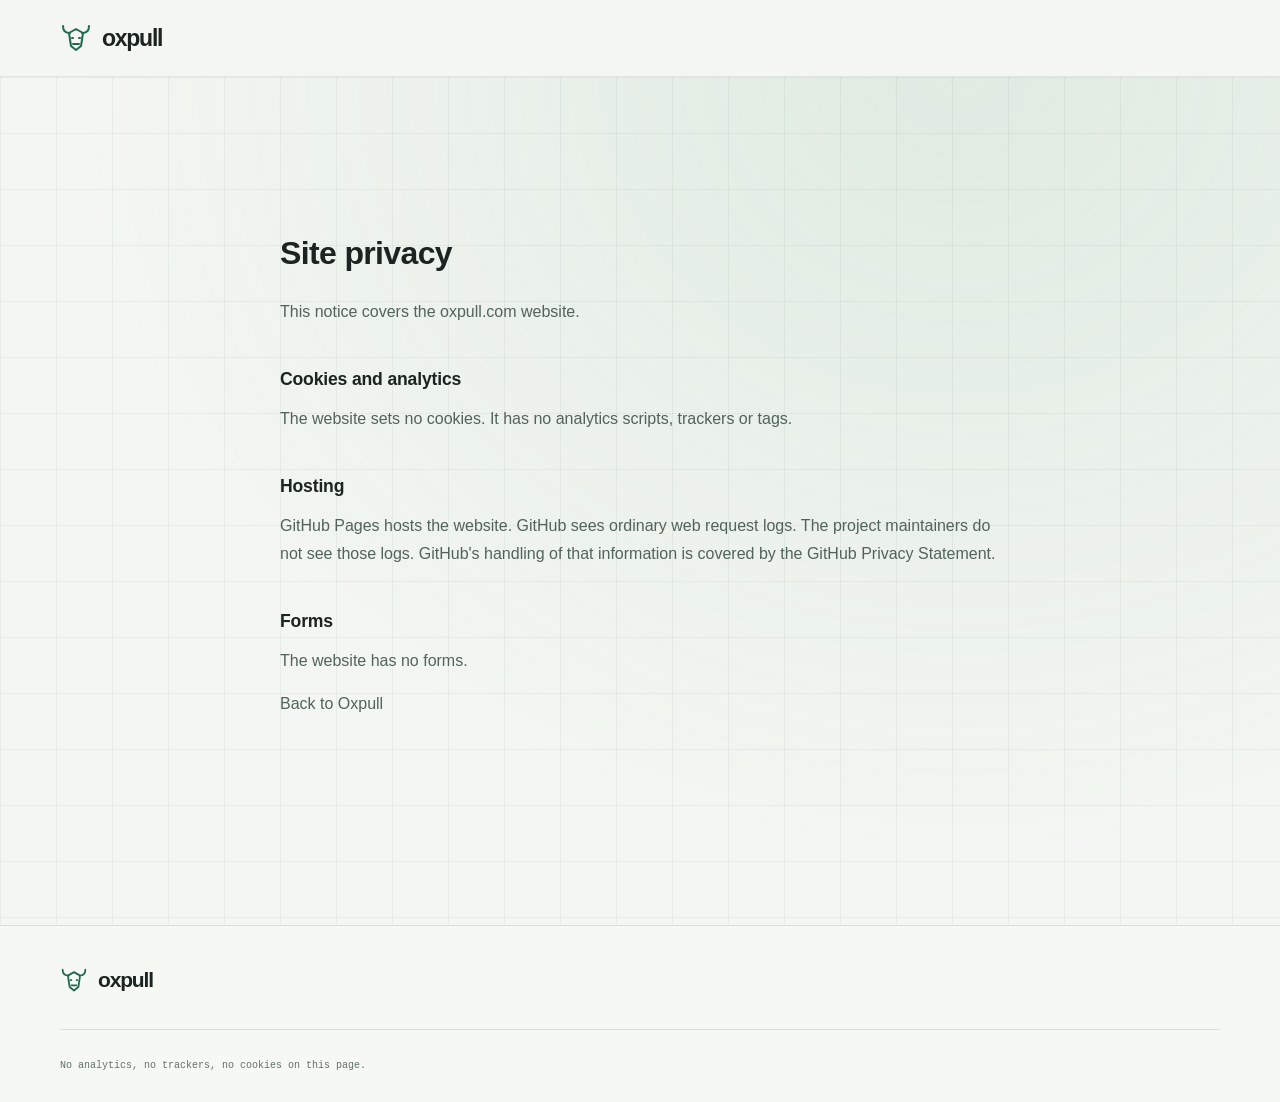
<file: privacy.html>
<!doctype html>
<html lang="en">
<head>
  <meta charset="utf-8">
  <meta name="viewport" content="width=device-width, initial-scale=1">
  <title>Site privacy · Oxpull</title>
  <meta name="description" content="Privacy on oxpull.com: no cookies, analytics or trackers. Hosted by GitHub Pages.">
  <style>
    :root {
      color-scheme: dark;
      --bg: #0d1410;
      --panel: #16201b;
      --panel-deep: #101813;
      --ink: #eef4ee;
      --muted: #a4b4a8;
      --subtle: #8ca093;
      --accent: #6fc59a;
      --accent-hover: #8fd8b3;
      --accent-ink: #0c2417;
      --accent-soft: rgba(111, 197, 154, .09);
      --accent-line: rgba(111, 197, 154, .3);
      --line: #2a382e;
      --line-soft: rgba(168, 196, 176, .1);
      --grid: rgba(168, 196, 176, .055);
      --glow: rgba(74, 144, 98, .13);
      --nav-bg: rgba(13, 20, 16, .91);
      --shadow: 0 24px 80px rgba(0, 0, 0, .22);
      --font: -apple-system, BlinkMacSystemFont, "Segoe UI", Helvetica, Arial, sans-serif;
      --mono: "SFMono-Regular", Consolas, "Liberation Mono", Menlo, monospace;
      --radius: 16px;
      --max-width: 1160px;
    }
    @media (prefers-color-scheme: light) {
      :root {
        color-scheme: light;
        --bg: #f3f6f2;
        --panel: #ffffff;
        --panel-deep: #f6f8f4;
        --ink: #1b2420;
        --muted: #526359;
        --subtle: #617166;
        --accent: #1f6b4b;
        --accent-hover: #155339;
        --accent-ink: #ffffff;
        --accent-soft: rgba(31, 107, 75, .065);
        --accent-line: rgba(31, 107, 75, .28);
        --line: #d7e0d6;
        --line-soft: rgba(35, 72, 47, .09);
        --grid: rgba(35, 72, 47, .06);
        --glow: rgba(90, 161, 111, .13);
        --nav-bg: rgba(243, 246, 242, .92);
        --shadow: 0 24px 70px rgba(35, 61, 41, .075);
      }
    }
    *, *::before, *::after { box-sizing: border-box; }
    body {
      margin: 0;
      min-height: 100vh;
      min-height: 100svh;
      display: flex;
      flex-direction: column;
      background: var(--bg);
      color: var(--ink);
      font: 16px/1.6 var(--font);
      -webkit-font-smoothing: antialiased;
    }
    ::selection { color: var(--accent-ink); background: var(--accent); }
    a { color: inherit; text-decoration: none; }
    :focus-visible { outline: 3px solid var(--accent); outline-offset: 5px; }
    h1, p { margin: 0; }
    svg { display: block; flex: none; }
    .svg-library { position: absolute; width: 0; height: 0; overflow: hidden; }
    .container { width: min(var(--max-width), calc(100% - 64px)); margin-inline: auto; }
    .site-header {
      position: sticky;
      top: 0;
      z-index: 10;
      border-bottom: 1px solid var(--line-soft);
      background: var(--nav-bg);
      backdrop-filter: blur(18px);
      -webkit-backdrop-filter: blur(18px);
    }
    .nav { min-height: 76px; display: flex; align-items: center; }
    .wordmark {
      display: inline-flex;
      align-items: center;
      gap: 10px;
      font-size: 23px;
      font-weight: 720;
      letter-spacing: -.055em;
    }
    .brand-icon { width: 32px; height: 32px; color: var(--accent); }
    main {
      flex: 1;
      padding-block: clamp(48px, 9vw, 104px);
      background:
        radial-gradient(ellipse at 75% 0, var(--glow), transparent 65%),
        linear-gradient(var(--grid) 1px, transparent 1px),
        linear-gradient(90deg, var(--grid) 1px, transparent 1px);
      background-size: auto, 56px 56px, 56px 56px;
    }
    .thanks {
      max-width: 680px;
      margin-inline: auto;
      padding: clamp(24px, 5vw, 48px);
      border: 1px solid var(--accent-line);
      border-radius: var(--radius);
      background: linear-gradient(135deg, var(--accent-soft), transparent 65%), var(--panel);
      box-shadow: var(--shadow);
    }
    .check {
      width: 44px;
      height: 44px;
      margin-bottom: 25px;
      padding: 11px;
      border: 1px solid var(--accent-line);
      border-radius: 10px;
      color: var(--accent);
      background: var(--accent-soft);
    }
    h1 {
      font-size: clamp(2.7rem, 6vw, 4rem);
      font-weight: 620;
      letter-spacing: -.064em;
      line-height: 1.025;
      text-wrap: balance;
    }
    .thanks p { margin-top: 25px; color: var(--muted); }
    code {
      padding: .1em .35em;
      border: 1px solid var(--line);
      border-radius: 4px;
      background: var(--panel-deep);
      color: var(--ink);
      font: .88em var(--mono);
      overflow-wrap: anywhere;
    }
    .thanks p a { color: var(--accent); text-decoration: underline; text-underline-offset: 4px; }
    .thanks p a:hover { color: var(--accent-hover); }
    .button {
      display: inline-flex;
      align-items: center;
      justify-content: center;
      min-height: 46px;
      margin-top: 30px;
      padding: 11px 19px;
      border: 1px solid var(--accent);
      border-radius: 7px;
      background: var(--accent);
      color: var(--accent-ink);
      font-size: 14px;
      font-weight: 600;
      line-height: 1.4;
      box-shadow: 0 2px 0 rgba(0, 0, 0, .08);
    }
    .button:hover { background: var(--accent-hover); border-color: var(--accent-hover); }
    .site-footer { padding: 37px 0 28px; border-top: 1px solid var(--line); background: var(--panel-deep); }
    .site-footer .wordmark { font-size: 21px; }
    .site-footer .brand-icon { width: 28px; height: 28px; }
    .footer-bottom {
      margin-top: 27px;
      padding-top: 27px;
      border-top: 1px solid var(--line);
      color: var(--subtle);
      font: 10px/1.7 var(--mono);
    }
    @media (max-width: 600px) {
      .container { width: calc(100% - 40px); }
      .nav { min-height: 66px; }
      .wordmark { font-size: 22px; gap: 8px; }
      .brand-icon { width: 29px; height: 29px; }
    }
  </style>
  <style>
    .legal { max-width: 720px; margin: 0 auto; padding: 56px 0 88px; }
    .legal h1 { font-size: 2rem; margin: 0 0 28px; letter-spacing: -.02em; }
    .legal h2 { font-size: 1.1rem; margin: 40px 0 12px; letter-spacing: -.01em; }
    .legal p, .legal li { color: var(--muted); line-height: 1.7; }
    .legal p { margin: 0 0 16px; }
    .legal ul { margin: 0 0 16px; padding-left: 20px; }
    .legal li { margin: 0 0 8px; }
    .legal strong { color: var(--ink); font-weight: 600; }
    .legal code { font-family: var(--mono); font-size: .9em; }
    .legal pre { background: var(--panel-deep); border: 1px solid var(--line);
      border-radius: 10px; padding: 14px 16px; overflow-x: auto; margin: 0 0 16px; }
    .legal pre code { color: var(--muted); }
    @media (max-width: 640px) { .legal { padding: 32px 16px 64px; } }
  </style>
</head>
<body>
  <svg class="svg-library" xmlns="http://www.w3.org/2000/svg" aria-hidden="true">
    <symbol id="brand" viewBox="0 0 32 32">
      <g fill="none" stroke="currentColor" stroke-width="2" stroke-linecap="round" stroke-linejoin="round">
        <path d="M10 11C5 11 3 8 3 4M22 11c5 0 7-3 7-7M9 11l2 13 5 4 5-4 2-13-7-4z"/>
        <path d="M12 16h1m6 0h1m-7 6h6"/>
      </g>
    </symbol>
  </svg>

  <header class="site-header">
    <nav class="nav container" aria-label="Main">
      <a class="wordmark" href="./">
        <svg class="brand-icon" aria-hidden="true"><use href="#brand"/></svg>
        oxpull
      </a>
    </nav>
  </header>

  <main>
    <div class="container">
      <article class="legal">
      <h1>Site privacy</h1>

      <p>This notice covers the oxpull.com website.</p>


      <h2>Cookies and analytics</h2>
      <p>The website sets no cookies. It has no analytics scripts, trackers or tags.</p>

      <h2>Hosting</h2>
      <p>GitHub Pages hosts the website. GitHub sees ordinary web request logs. The project maintainers do not see those logs. GitHub's handling of that information is covered by the <a href="https://docs.github.com/en/site-policy/privacy-policies/github-general-privacy-statement">GitHub Privacy Statement</a>.</p>

      <h2>Forms</h2>
      <p>The website has no forms.</p>

      <p><a href="./">Back to Oxpull</a></p>
      </article>
    </div>
  </main>

  <footer class="site-footer">
    <div class="container">
      <a class="wordmark" href="./">
        <svg class="brand-icon" aria-hidden="true"><use href="#brand"/></svg>
        oxpull
      </a>
      <p class="footer-bottom">No analytics, no trackers, no cookies on this page.</p>
    </div>
  </footer>
</body>
</html>
</file>
